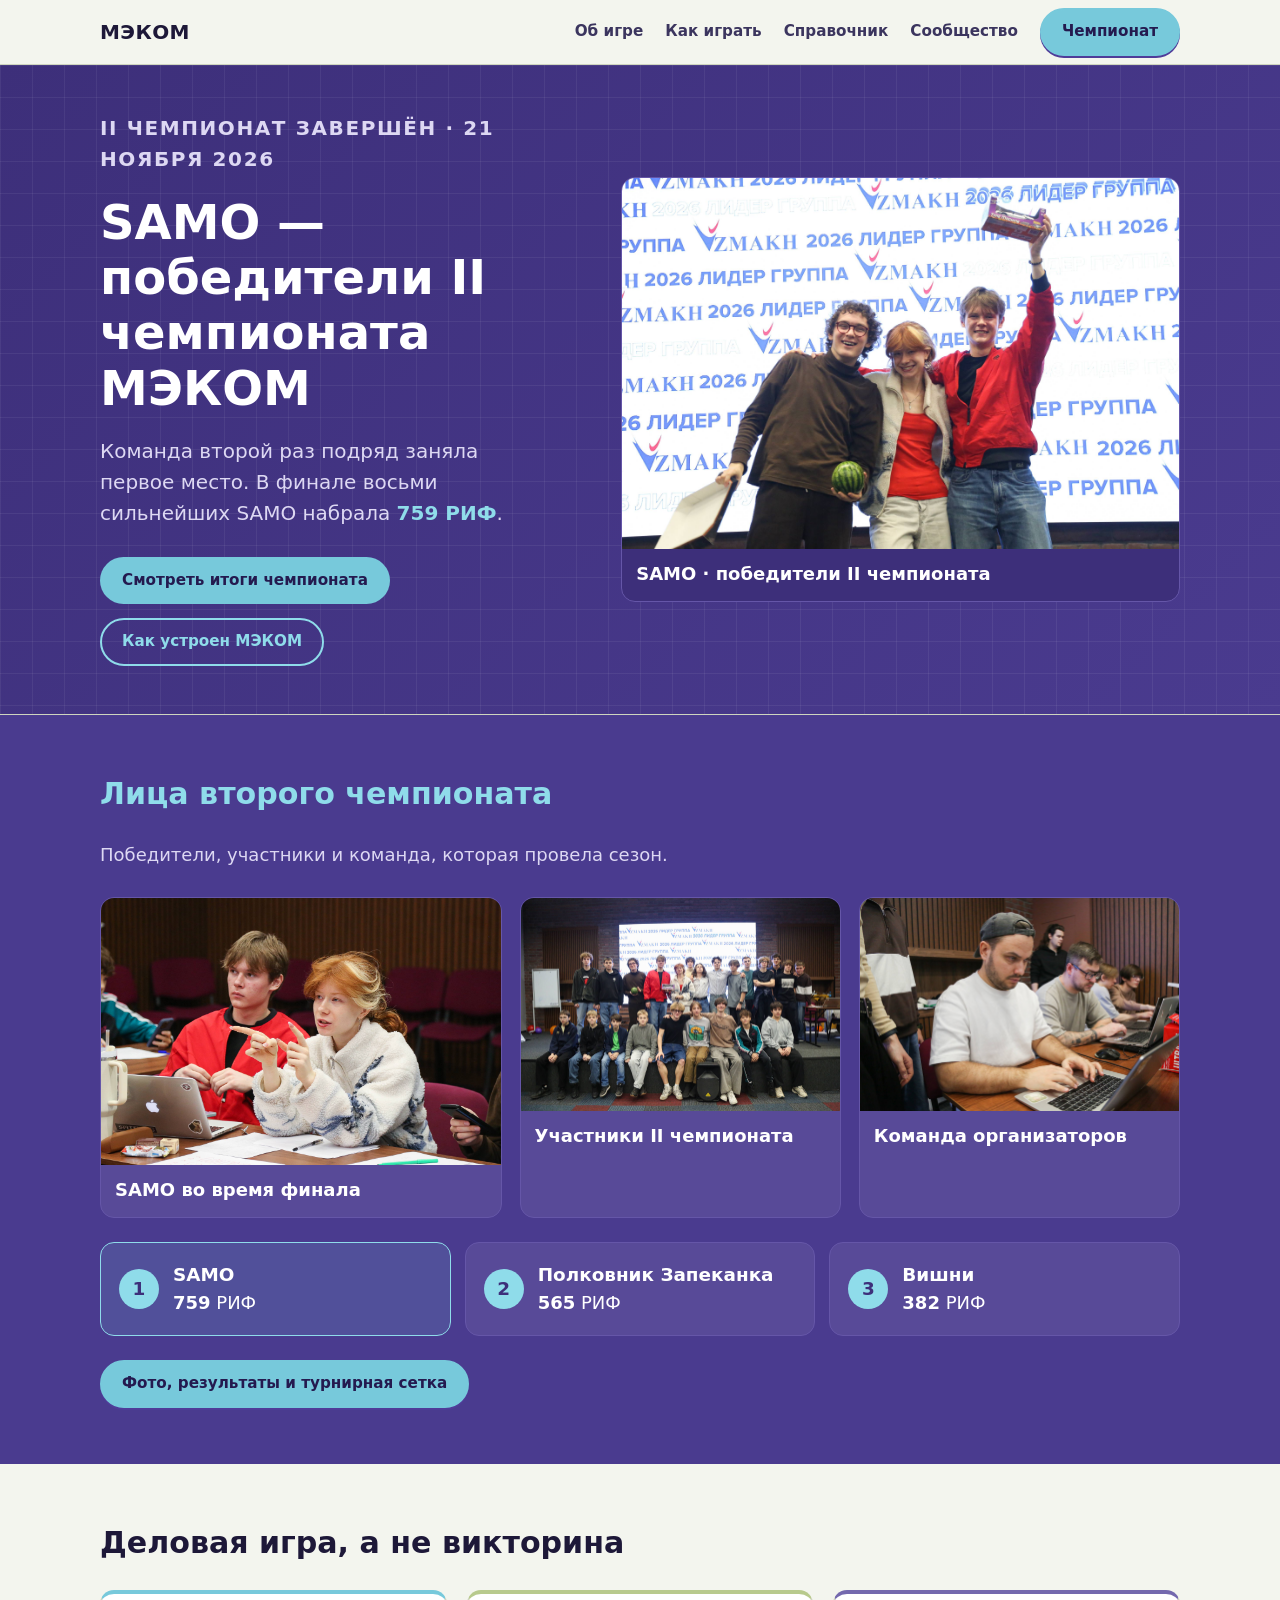
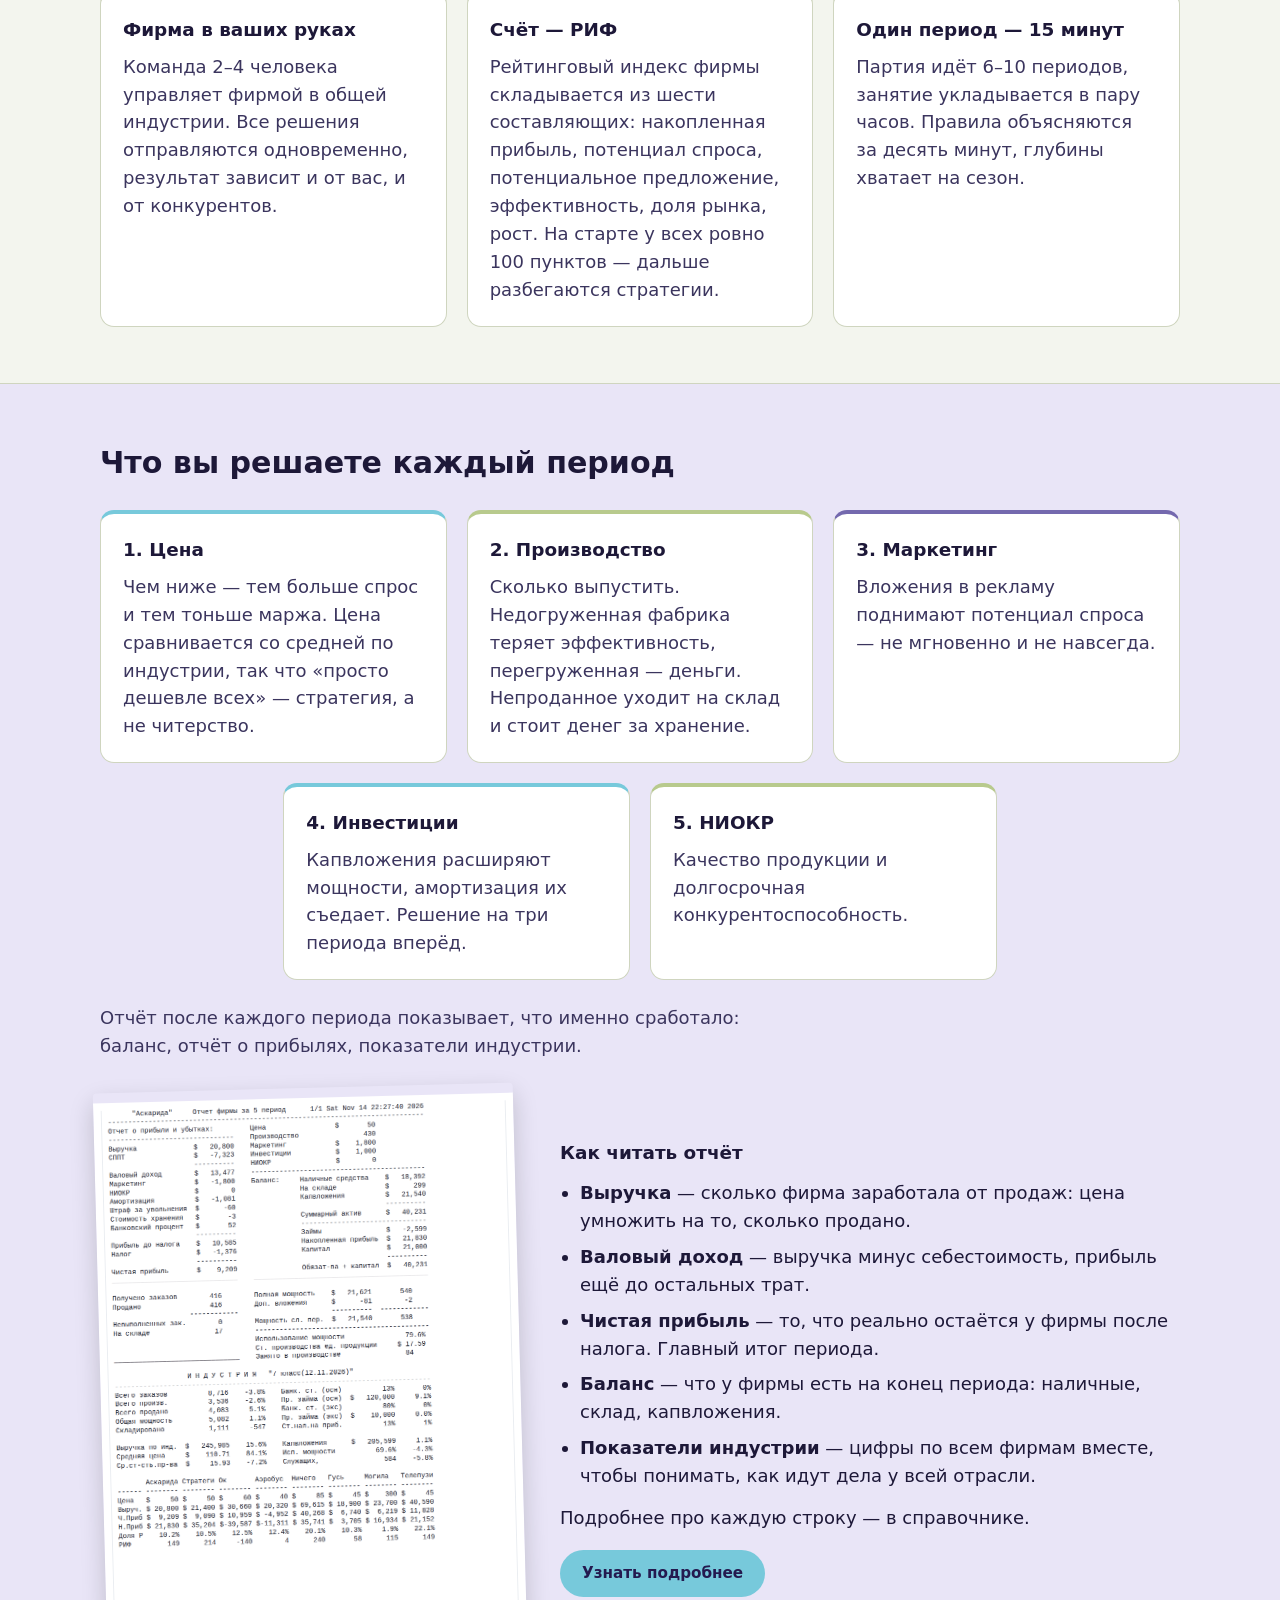
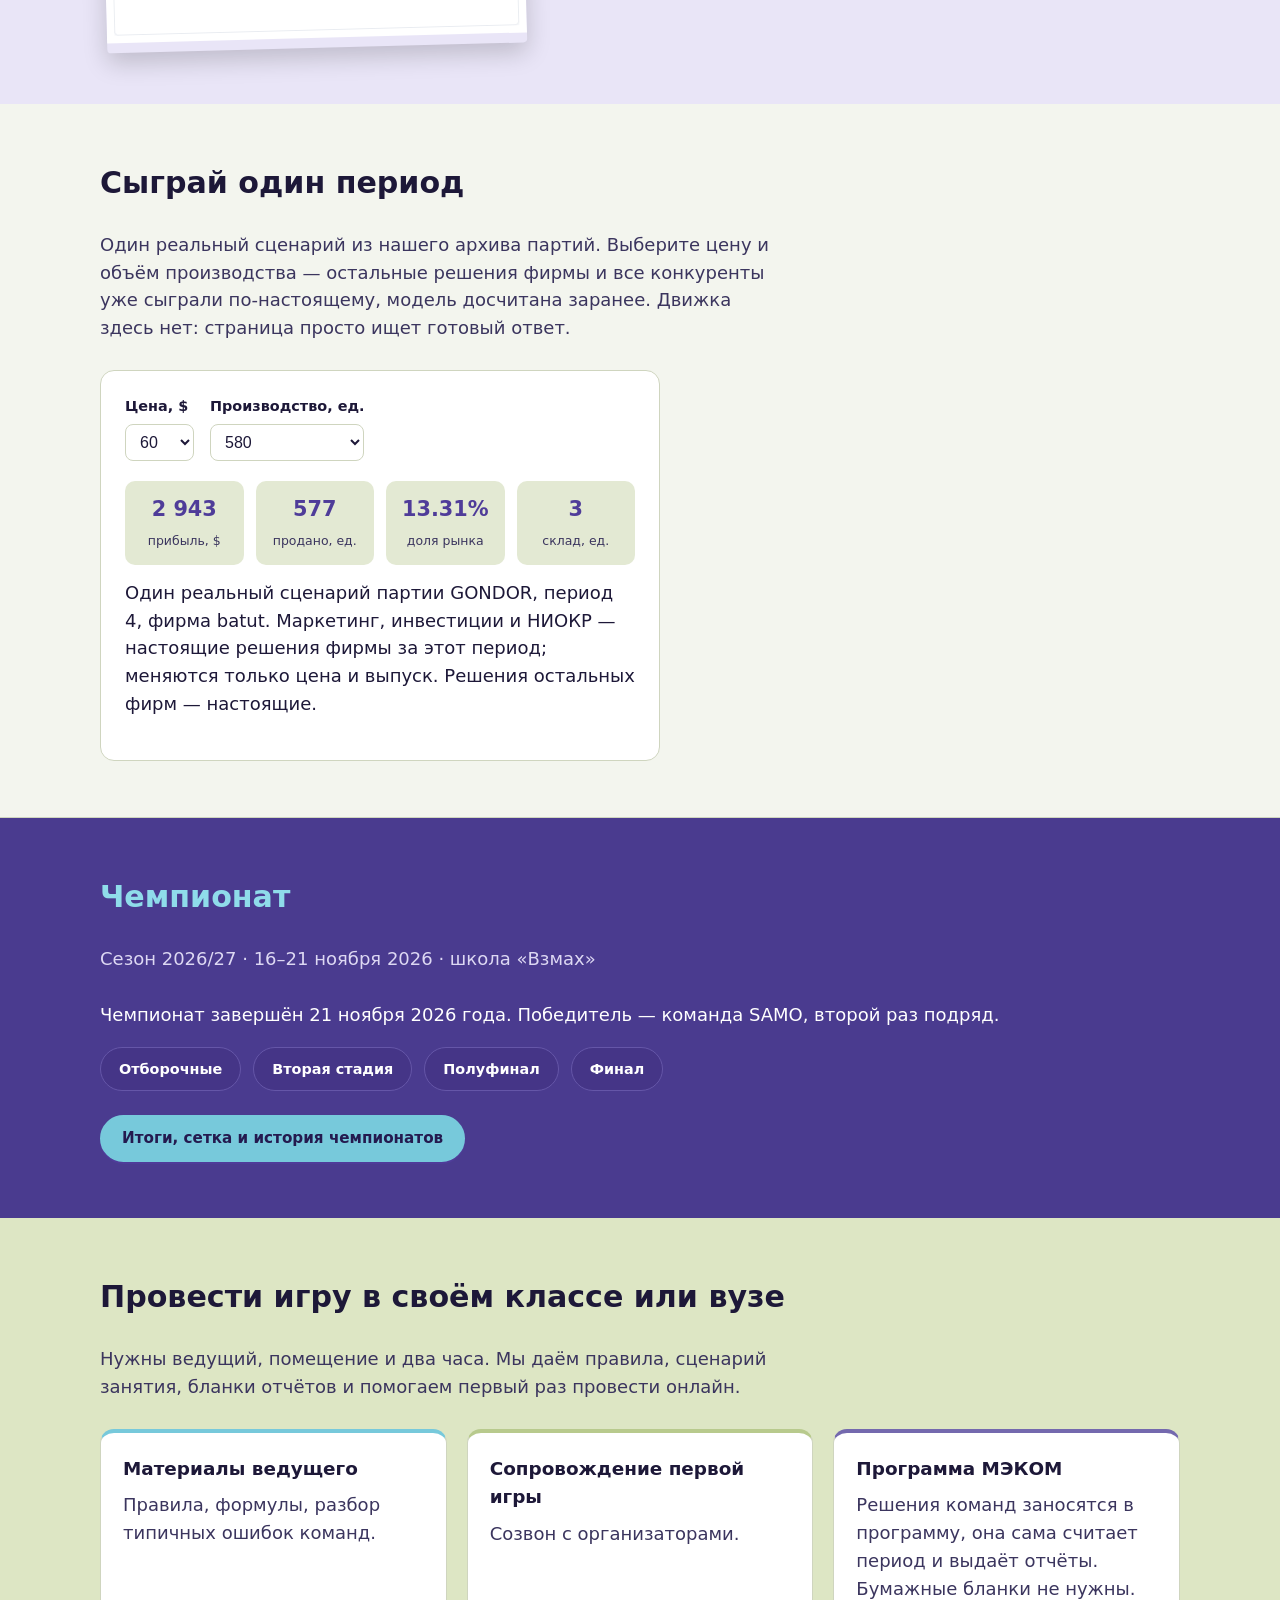
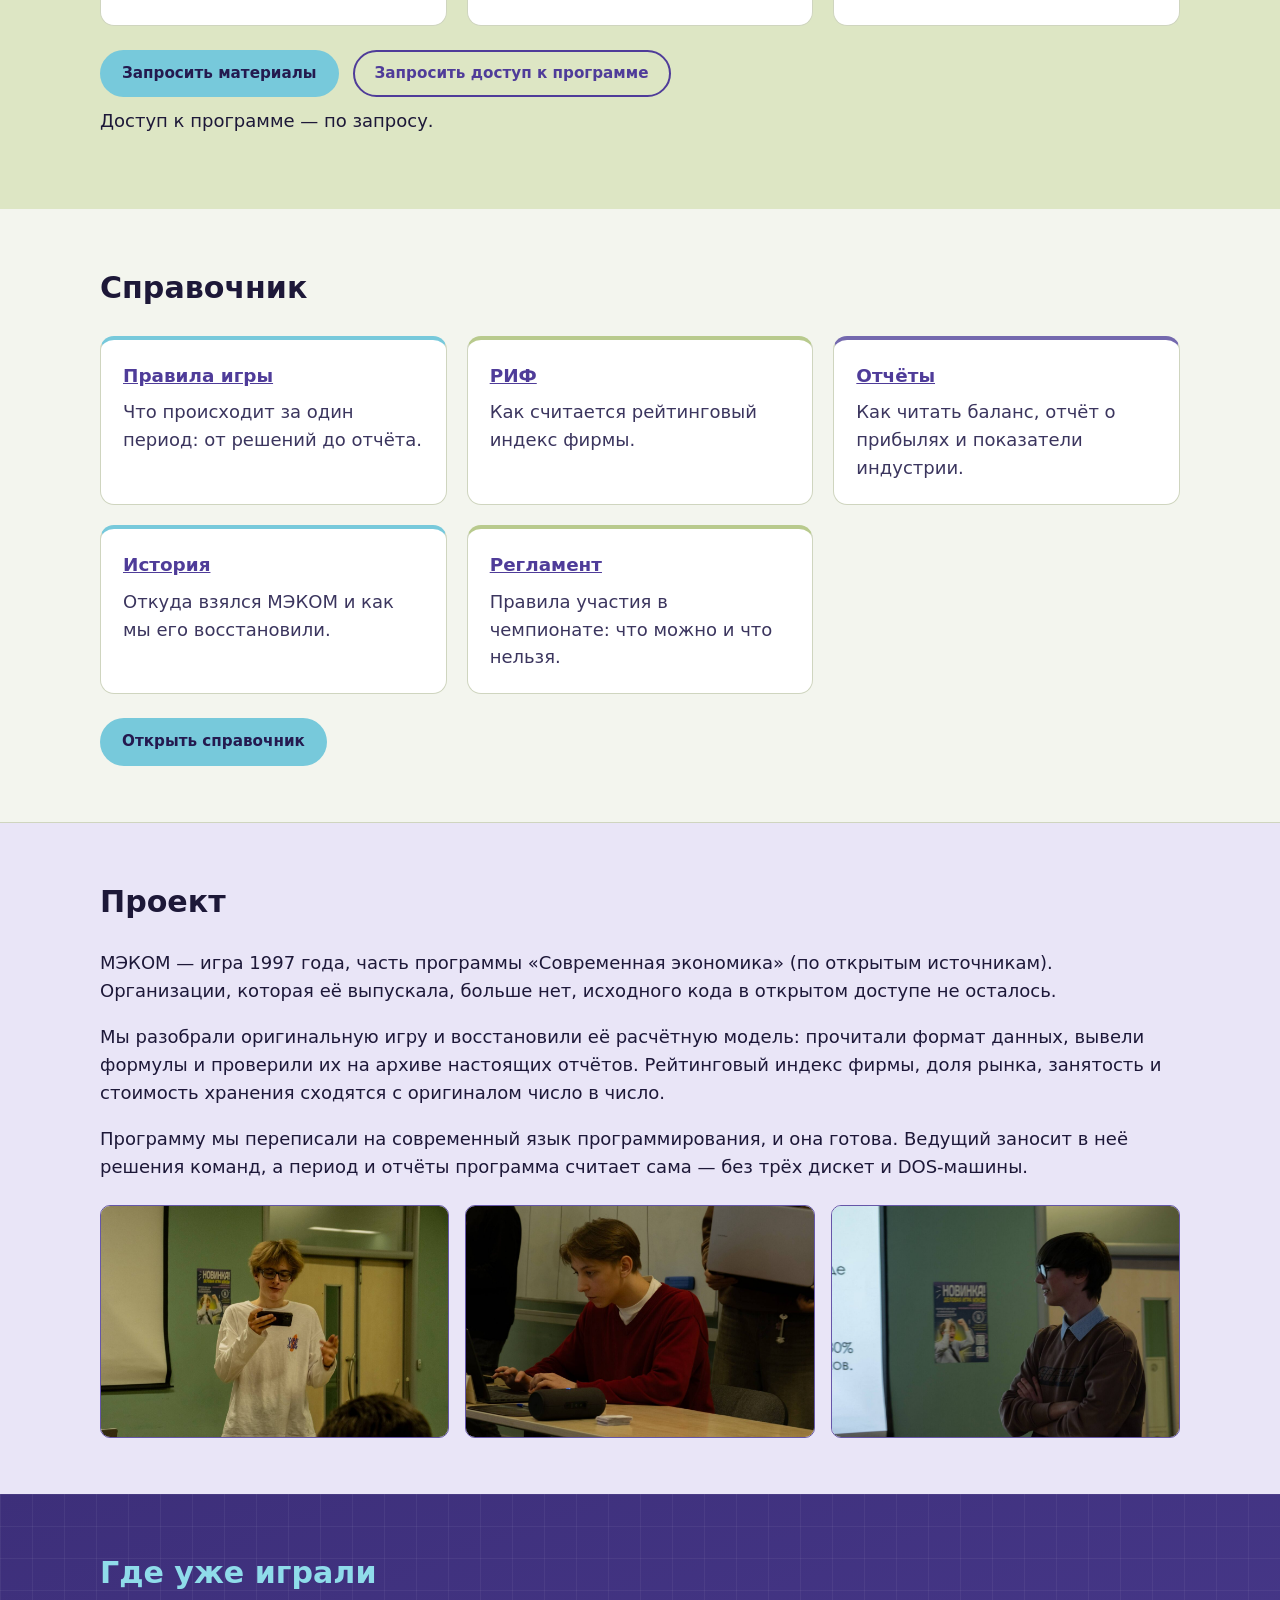
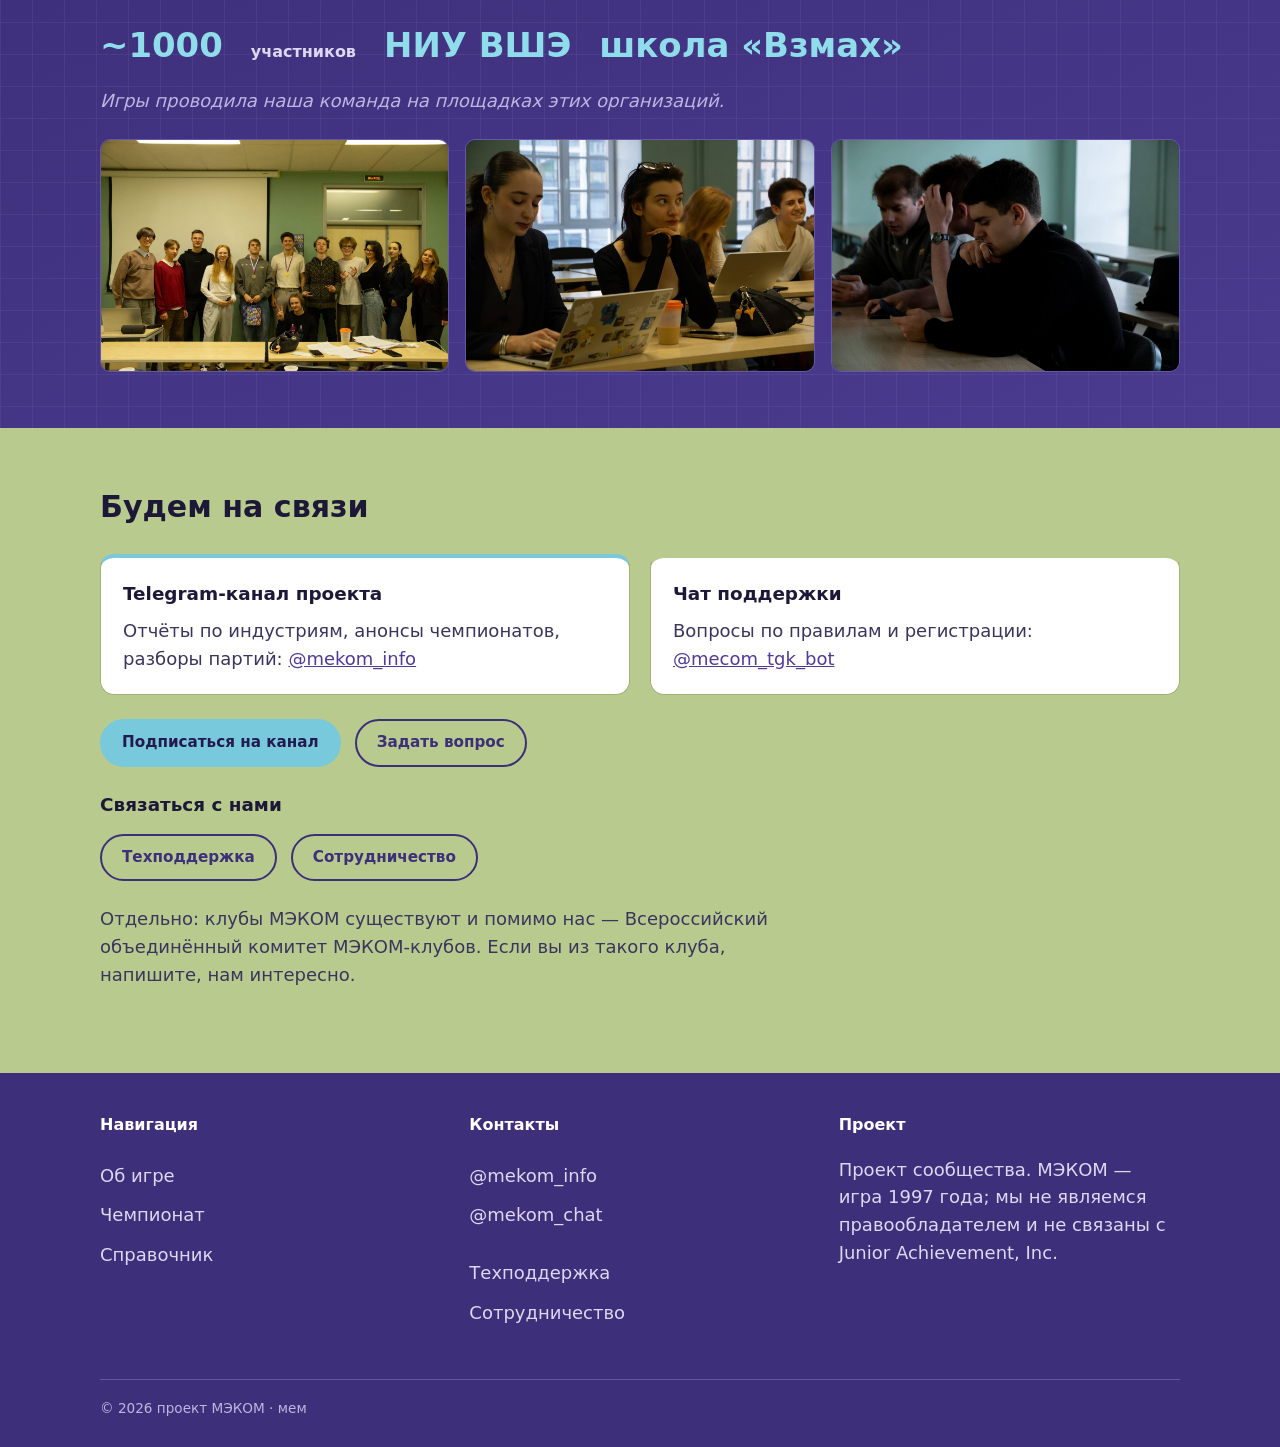
<file: index.html>
<!DOCTYPE html>
<html lang="ru">
<head>
<meta charset="UTF-8">
<meta name="viewport" content="width=device-width, initial-scale=1">
<title>МЭКОМ — экономическая игра, в которой решения считаются по-настоящему</title>
<meta name="description" content="МЭКОМ — деловая игра-симулятор экономики фирмы. Правила, РИФ, чемпионат среди школьников и материалы для тех, кто хочет провести игру у себя.">
<link rel="icon" href="assets/favicon.svg">
<link rel="stylesheet" href="assets/css/tokens.css?v=20261115e">
<link rel="stylesheet" href="assets/css/style.css?v=20261125d">
</head>
<body>

<header class="site-header">
  <div class="wrap">
    <a class="logo" href="./">МЭКОМ</a>
    <button type="button" class="nav-toggle" aria-expanded="false" aria-controls="main-nav" aria-label="Открыть меню">☰</button>
    <nav class="main-nav" id="main-nav" aria-label="Основная навигация">
      <a class="btn btn-accent" href="championship/">Чемпионат</a>
      <a href="#about">Об игре</a>
      <a href="#decisions">Как играть</a>
      <a href="docs/">Справочник</a>
      <a href="#community">Сообщество</a>
    </nav>
  </div>
</header>

<main>

  <!-- Блок 1. Итог чемпионата на первом экране -->
  <section id="champ2-home-hero" class="hero champion-hero" aria-labelledby="hero-title">
    <div class="wrap champion-hero-layout">
      <div class="champion-hero-copy">
        <p class="champion-kicker">II чемпионат завершён · 21 ноября 2026</p>
        <h1 id="hero-title">SAMO — победители II чемпионата МЭКОМ</h1>
        <p>Команда второй раз подряд заняла первое место. В финале восьми сильнейших SAMO набрала <strong class="champion-score"><span>759</span> РИФ</strong>.</p>
        <div class="cta-row">
          <a class="btn btn-primary" href="championship/#champ2-season">Смотреть итоги чемпионата</a>
          <a class="btn btn-ghost" href="#about">Как устроен МЭКОМ</a>
        </div>
      </div>
      <figure class="champion-hero-photo">
        <img src="assets/img/history/2026-27/photos/photo-07.jpg" alt="Победители II чемпионата МЭКОМ — команда SAMO с кубком" width="2560" height="1706" fetchpriority="high">
        <figcaption>SAMO · победители II чемпионата</figcaption>
      </figure>
    </div>
  </section>

  <!-- Блок 1б. Итог II чемпионата -->
  <section id="champ2-result" class="section-accent" aria-labelledby="champ2-result-title" data-reveal>
    <div class="wrap">
      <h2 id="champ2-result-title">Лица второго чемпионата</h2>
      <p class="section-lead">Победители, участники и команда, которая провела сезон.</p>
      <div class="champ2-home-photos">
        <figure><img src="assets/img/history/2026-27/photos/photo-15.jpg" alt="Команда SAMO во время финала II чемпионата" width="2560" height="1706" loading="lazy"><figcaption>SAMO во время финала</figcaption></figure>
        <figure><img src="assets/img/history/2026-27/photos/photo-17.jpg" alt="Общее фото участников II чемпионата" width="2560" height="1706" loading="lazy"><figcaption>Участники II чемпионата</figcaption></figure>
        <figure><img src="assets/img/history/2026-27/photos/photo-19.jpg" alt="Команда организаторов II чемпионата" width="2560" height="1706" loading="lazy"><figcaption>Команда организаторов</figcaption></figure>
      </div>
      <div class="champ2-podium" aria-label="Пьедестал II чемпионата">
        <article class="champ2-podium-place is-first"><span class="champ2-medal">1</span><div><h3>SAMO</h3><p><strong>759</strong> РИФ</p></div></article>
        <article class="champ2-podium-place"><span class="champ2-medal">2</span><div><h3>Полковник Запеканка</h3><p><strong>565</strong> РИФ</p></div></article>
        <article class="champ2-podium-place"><span class="champ2-medal">3</span><div><h3>Вишни</h3><p><strong>382</strong> РИФ</p></div></article>
      </div>
      <div class="cta-row mt-24">
        <a class="btn btn-accent" href="championship/#champ2-season">Фото, результаты и турнирная сетка</a>
      </div>
    </div>
  </section>

  <!-- Блок 2. Что такое МЭКОМ -->
  <section id="about" aria-labelledby="about-title" data-reveal>
    <div class="wrap">
      <h2 id="about-title">Деловая игра, а не викторина</h2>
      <div class="grid">
        <div class="card">
          <h3>Фирма в ваших руках</h3>
          <p>Команда 2–4 человека управляет фирмой в общей индустрии. Все решения отправляются одновременно, результат зависит и от вас, и от конкурентов.</p>
        </div>
        <div class="card">
          <h3>Счёт — РИФ</h3>
          <p>Рейтинговый индекс фирмы складывается из шести составляющих: накопленная прибыль, потенциал спроса, потенциальное предложение, эффективность, доля рынка, рост. На старте у всех ровно 100 пунктов — дальше разбегаются стратегии.</p>
        </div>
        <div class="card">
          <h3>Один период — 15 минут</h3>
          <p>Партия идёт 6–10 периодов, занятие укладывается в пару часов. Правила объясняются за десять минут, глубины хватает на сезон.</p>
        </div>
      </div>
    </div>
  </section>

  <!-- Блок 3. Пять решений периода -->
  <section id="decisions" class="section-lavender" aria-labelledby="decisions-title" data-reveal>
    <div class="wrap">
      <h2 id="decisions-title">Что вы решаете каждый период</h2>
      <div class="grid cols-5">
        <div class="card">
          <h3>1. Цена</h3>
          <p>Чем ниже — тем больше спрос и тем тоньше маржа. Цена сравнивается со средней по индустрии, так что «просто дешевле всех» — стратегия, а не читерство.</p>
        </div>
        <div class="card">
          <h3>2. Производство</h3>
          <p>Сколько выпустить. Недогруженная фабрика теряет эффективность, перегруженная — деньги. Непроданное уходит на склад и стоит денег за хранение.</p>
        </div>
        <div class="card">
          <h3>3. Маркетинг</h3>
          <p>Вложения в рекламу поднимают потенциал спроса — не мгновенно и не навсегда.</p>
        </div>
        <div class="card">
          <h3>4. Инвестиции</h3>
          <p>Капвложения расширяют мощности, амортизация их съедает. Решение на три периода вперёд.</p>
        </div>
        <div class="card">
          <h3>5. НИОКР</h3>
          <p>Качество продукции и долгосрочная конкурентоспособность.</p>
        </div>
      </div>
      <p class="section-lead mt-24">Отчёт после каждого периода показывает, что именно сработало: баланс, отчёт о прибылях, показатели индустрии.</p>
      <div class="report-explainer mt-24">
        <div class="photo-report report-sheet">
          <img src="assets/img/home/report-sheet.png?v=20261115e" alt="Печатный отчёт фирмы за период: прибыли и убытки, баланс, показатели индустрии" width="898" height="1153" loading="lazy">
        </div>
        <div class="report-explainer-text">
          <h3>Как читать отчёт</h3>
          <ul>
            <li><strong>Выручка</strong> — сколько фирма заработала от продаж: цена умножить на то, сколько продано.</li>
            <li><strong>Валовый доход</strong> — выручка минус себестоимость, прибыль ещё до остальных трат.</li>
            <li><strong>Чистая прибыль</strong> — то, что реально остаётся у фирмы после налога. Главный итог периода.</li>
            <li><strong>Баланс</strong> — что у фирмы есть на конец периода: наличные, склад, капвложения.</li>
            <li><strong>Показатели индустрии</strong> — цифры по всем фирмам вместе, чтобы понимать, как идут дела у всей отрасли.</li>
          </ul>
          <p class="fine mt-14">Подробнее про каждую строку — в справочнике.</p>
          <div class="cta-row mt-16">
            <a class="btn btn-primary" href="docs/reports.html">Узнать подробнее</a>
          </div>
        </div>
      </div>
    </div>
  </section>

  <!-- Блок 3b. Демо «Сыграй один период» -->
  <section id="demo" aria-labelledby="demo-title" data-reveal>
    <div class="wrap">
      <h2 id="demo-title">Сыграй один период</h2>
      <p class="section-lead">Один реальный сценарий из нашего архива партий. Выберите цену и объём производства — остальные решения фирмы и все конкуренты уже сыграли по-настоящему, модель досчитана заранее. Движка здесь нет: страница просто ищет готовый ответ.</p>
      <div class="demo-widget" data-demo-root>
        <div class="demo-controls">
          <label class="demo-field">
            Цена, $
            <select data-demo-price></select>
          </label>
          <label class="demo-field">
            Производство, ед.
            <select data-demo-production></select>
          </label>
        </div>
        <div class="demo-result">
          <div class="stat-box"><span class="num" data-demo-profit>—</span><span class="lbl">прибыль, $</span></div>
          <div class="stat-box"><span class="num" data-demo-sold>—</span><span class="lbl">продано, ед.</span></div>
          <div class="stat-box"><span class="num" data-demo-share>—</span><span class="lbl">доля рынка</span></div>
          <div class="stat-box"><span class="num" data-demo-stock>—</span><span class="lbl">склад, ед.</span></div>
        </div>
        <p class="fine mt-14" data-demo-note></p>
      </div>
    </div>
  </section>

  <!-- Блок 4. Чемпионат — тизер, подробности на отдельной странице -->
  <section id="championship-teaser" class="section-accent" aria-labelledby="championship-teaser-title" data-reveal>
    <div class="wrap">
      <h2 id="championship-teaser-title">Чемпионат</h2>
      <p class="section-lead" data-season>Сезон — загрузка…</p>
      <p class="fine" data-season-note></p>
      <div class="stage-row" role="group" aria-label="Этапы чемпионата" data-stages>
        <span class="stage-pill">Отборочные</span>
        <span class="stage-pill">Вторая стадия</span>
        <span class="stage-pill">Полуфинал</span>
        <span class="stage-pill">Финал</span>
      </div>
      <div class="cta-row mt-24">
        <a class="btn btn-accent" href="championship/">Итоги, сетка и история чемпионатов</a>
      </div>
    </div>
  </section>

  <!-- Блок 5. Провести игру -->
  <section id="host" class="section-sage" aria-labelledby="host-title" data-reveal>
    <div class="wrap">
      <h2 id="host-title">Провести игру в своём классе или вузе</h2>
      <p class="section-lead">Нужны ведущий, помещение и два часа. Мы даём правила, сценарий занятия, бланки отчётов и помогаем первый раз провести онлайн.</p>
      <div class="grid cols-3">
        <div class="card">
          <h3>Материалы ведущего</h3>
          <p>Правила, формулы, разбор типичных ошибок команд.</p>
        </div>
        <div class="card">
          <h3>Сопровождение первой игры</h3>
          <p>Созвон с организаторами.</p>
        </div>
        <div class="card">
          <h3>Программа МЭКОМ</h3>
          <p>Решения команд заносятся в программу, она сама считает период и выдаёт отчёты. Бумажные бланки не нужны.</p>
        </div>
      </div>
      <div class="cta-row mt-24">
        <a class="btn btn-primary" data-site="support-bot" href="https://t.me/mecom_tgk_bot?start=support" target="_blank" rel="noopener">Запросить материалы</a>
        <a class="btn btn-ghost" data-site="support-bot" href="https://t.me/mecom_tgk_bot?start=support" target="_blank" rel="noopener">Запросить доступ к программе</a>
      </div>
      <p class="fine mt-10">Доступ к программе — по запросу.</p>
    </div>
  </section>

  <!-- Блок 6. Справочник -->
  <section id="handbook-teaser" aria-labelledby="handbook-teaser-title" data-reveal>
    <div class="wrap">
      <h2 id="handbook-teaser-title">Справочник</h2>
      <div class="grid">
        <div class="card">
          <a href="docs/rules.html"><h3>Правила игры</h3></a>
          <p>Что происходит за один период: от решений до отчёта.</p>
        </div>
        <div class="card">
          <a href="docs/rif.html"><h3>РИФ</h3></a>
          <p>Как считается рейтинговый индекс фирмы.</p>
        </div>
        <div class="card">
          <a href="docs/reports.html"><h3>Отчёты</h3></a>
          <p>Как читать баланс, отчёт о прибылях и показатели индустрии.</p>
        </div>
        <div class="card">
          <a href="docs/history.html"><h3>История</h3></a>
          <p>Откуда взялся МЭКОМ и как мы его восстановили.</p>
        </div>
        <div class="card">
          <a href="docs/regulations.html"><h3>Регламент</h3></a>
          <p>Правила участия в чемпионате: что можно и что нельзя.</p>
        </div>
      </div>
      <div class="cta-row mt-24">
        <a class="btn btn-primary" href="docs/">Открыть справочник</a>
      </div>
    </div>
  </section>

  <!-- Блок 7. Проект -->
  <section id="project" class="section-lavender" aria-labelledby="project-title" data-reveal>
    <div class="wrap">
      <h2 id="project-title">Проект</h2>
      <p>МЭКОМ — игра 1997 года, часть программы «Современная экономика» (по открытым источникам). Организации, которая её выпускала, больше нет, исходного кода в открытом доступе не осталось.</p>
      <p>Мы разобрали оригинальную игру и восстановили её расчётную модель: прочитали формат данных, вывели формулы и проверили их на архиве настоящих отчётов. Рейтинговый индекс фирмы, доля рынка, занятость и стоимость хранения сходятся с оригиналом число в число.</p>
      <p>Программу мы переписали на современный язык программирования, и она готова. Ведущий заносит в неё решения команд, а период и отчёты программа считает сама — без трёх дискет и DOS-машины.</p>
      <div class="photo-strip">
        <a href="assets/img/team/team-1.jpg" target="_blank" rel="noopener">
          <img src="assets/img/team/team-1.jpg" alt="Организатор игры с телефоном в руке объясняет правила залу" width="1280" height="853" loading="lazy">
        </a>
        <a href="assets/img/team/team-2.jpg" target="_blank" rel="noopener">
          <img src="assets/img/team/team-2.jpg" alt="Организатор за ноутбуком заносит решения команд" width="1280" height="853" loading="lazy">
        </a>
        <a href="assets/img/team/team-3.jpg" target="_blank" rel="noopener">
          <img src="assets/img/team/team-3.jpg" alt="Организатор у экрана с презентацией во время игры" width="1280" height="853" loading="lazy">
        </a>
      </div>
    </div>
  </section>

  <!-- Блок 8. Игры и площадки -->
  <section id="stats" class="section-dark" aria-labelledby="stats-title" data-reveal>
    <div class="wrap">
      <h2 id="stats-title">Где уже играли</h2>
      <div class="stat-row">
        <span class="stat">~1000</span><span class="stat-label">участников</span>
        <span class="stat">НИУ ВШЭ</span>
        <span class="stat">школа «Взмах»</span>
      </div>
      <p class="disclaimer">Игры проводила наша команда на площадках этих организаций.</p>
      <div class="photo-strip">
        <a href="assets/img/played/game-1.jpg" target="_blank" rel="noopener">
          <img src="assets/img/played/game-1.jpg" alt="Участники и победители игры с медалями после награждения" width="1280" height="853" loading="lazy">
        </a>
        <a href="assets/img/played/game-2.jpg" target="_blank" rel="noopener">
          <img src="assets/img/played/game-2.jpg" alt="Игроки за партами с ноутбуками во время партии" width="1280" height="853" loading="lazy">
        </a>
        <a href="assets/img/played/game-3.jpg" target="_blank" rel="noopener">
          <img src="assets/img/played/game-3.jpg" alt="Команда обсуждает решение периода" width="1280" height="853" loading="lazy">
        </a>
      </div>
    </div>
  </section>

  <!-- Блок 9. Сообщество и контакты -->
  <section id="community" class="section-green" aria-labelledby="community-title" data-reveal>
    <div class="wrap">
      <h2 id="community-title">Будем на связи</h2>
      <div class="grid cols-2">
        <div class="card">
          <h3>Telegram-канал проекта</h3>
          <p>Отчёты по индустриям, анонсы чемпионатов, разборы партий: <a data-site="channel" href="https://t.me/mekom_info" target="_blank" rel="noopener">@mekom_info</a></p>
        </div>
        <div class="card">
          <h3>Чат поддержки</h3>
          <p>Вопросы по правилам и регистрации: <a data-site="support-bot" href="https://t.me/mecom_tgk_bot?start=support" target="_blank" rel="noopener">@mecom_tgk_bot</a></p>
        </div>
      </div>
      <div class="cta-row mt-24">
        <a class="btn btn-primary" data-site="channel" href="https://t.me/mekom_info" target="_blank" rel="noopener">Подписаться на канал</a>
        <a class="btn btn-ghost" data-site="support-bot" href="https://t.me/mecom_tgk_bot?start=support" target="_blank" rel="noopener">Задать вопрос</a>
      </div>
      <h3 class="mt-24">Связаться с нами</h3>
      <div class="cta-row mt-14">
        <a class="btn btn-ghost" data-site="support-bot" href="https://t.me/mecom_tgk_bot?start=support" target="_blank" rel="noopener">Техподдержка</a>
        <a class="btn btn-ghost" data-site="partner-bot" href="https://t.me/mecom_tgk_bot?start=partner" target="_blank" rel="noopener">Сотрудничество</a>
      </div>
      <p class="section-lead mt-24">Отдельно: клубы МЭКОМ существуют и помимо нас — Всероссийский объединённый комитет МЭКОМ-клубов. Если вы из такого клуба, напишите, нам интересно.</p>
    </div>
  </section>

</main>

<footer class="site-footer">
  <div class="wrap">
    <div class="footer-cols">
      <div>
        <h3>Навигация</h3>
        <p><a href="#about">Об игре</a><br><a href="championship/">Чемпионат</a><br><a href="docs/">Справочник</a></p>
      </div>
      <div>
        <h3>Контакты</h3>
        <p><a data-site="channel" href="https://t.me/mekom_info" target="_blank" rel="noopener">@mekom_info</a><br><a data-site="support" href="https://t.me/mekom_chat" target="_blank" rel="noopener">@mekom_chat</a></p>
        <p><a data-site="support-bot" href="https://t.me/mecom_tgk_bot?start=support" target="_blank" rel="noopener">Техподдержка</a><br><a data-site="partner-bot" href="https://t.me/mecom_tgk_bot?start=partner" target="_blank" rel="noopener">Сотрудничество</a></p>
      </div>
      <div>
        <h3>Проект</h3>
        <p>Проект сообщества. МЭКОМ — игра 1997 года; мы не являемся правообладателем и не связаны с Junior Achievement, Inc.</p>
      </div>
    </div>
    <div class="footer-legal">© <span data-site="year">2026</span> проект МЭКОМ · <a class="credit" href="https://www.youtube.com/watch?v=HIcSWuKMwOw" target="_blank" rel="noopener" title="почему?">мем</a></div>
  </div>
</footer>

<script src="assets/js/main.js?v=20261122a"></script>
</body>
</html>
</file>
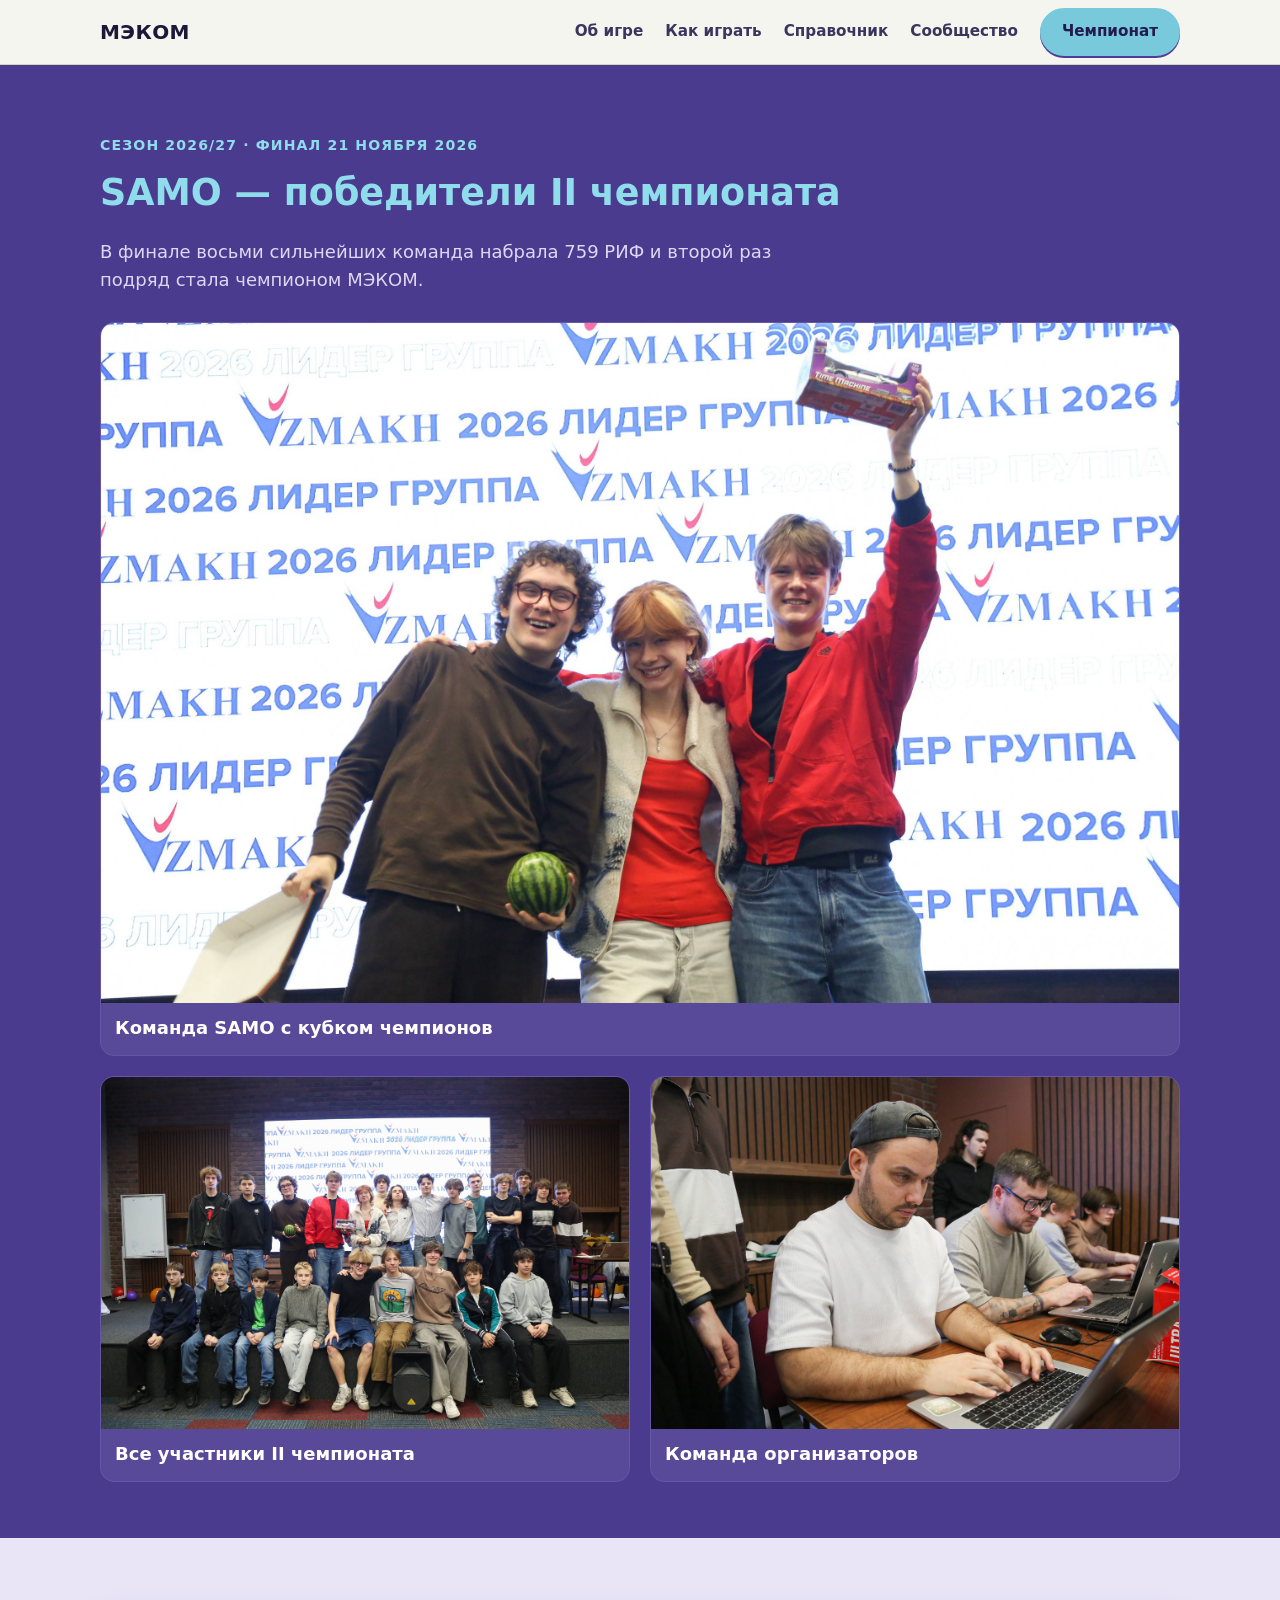
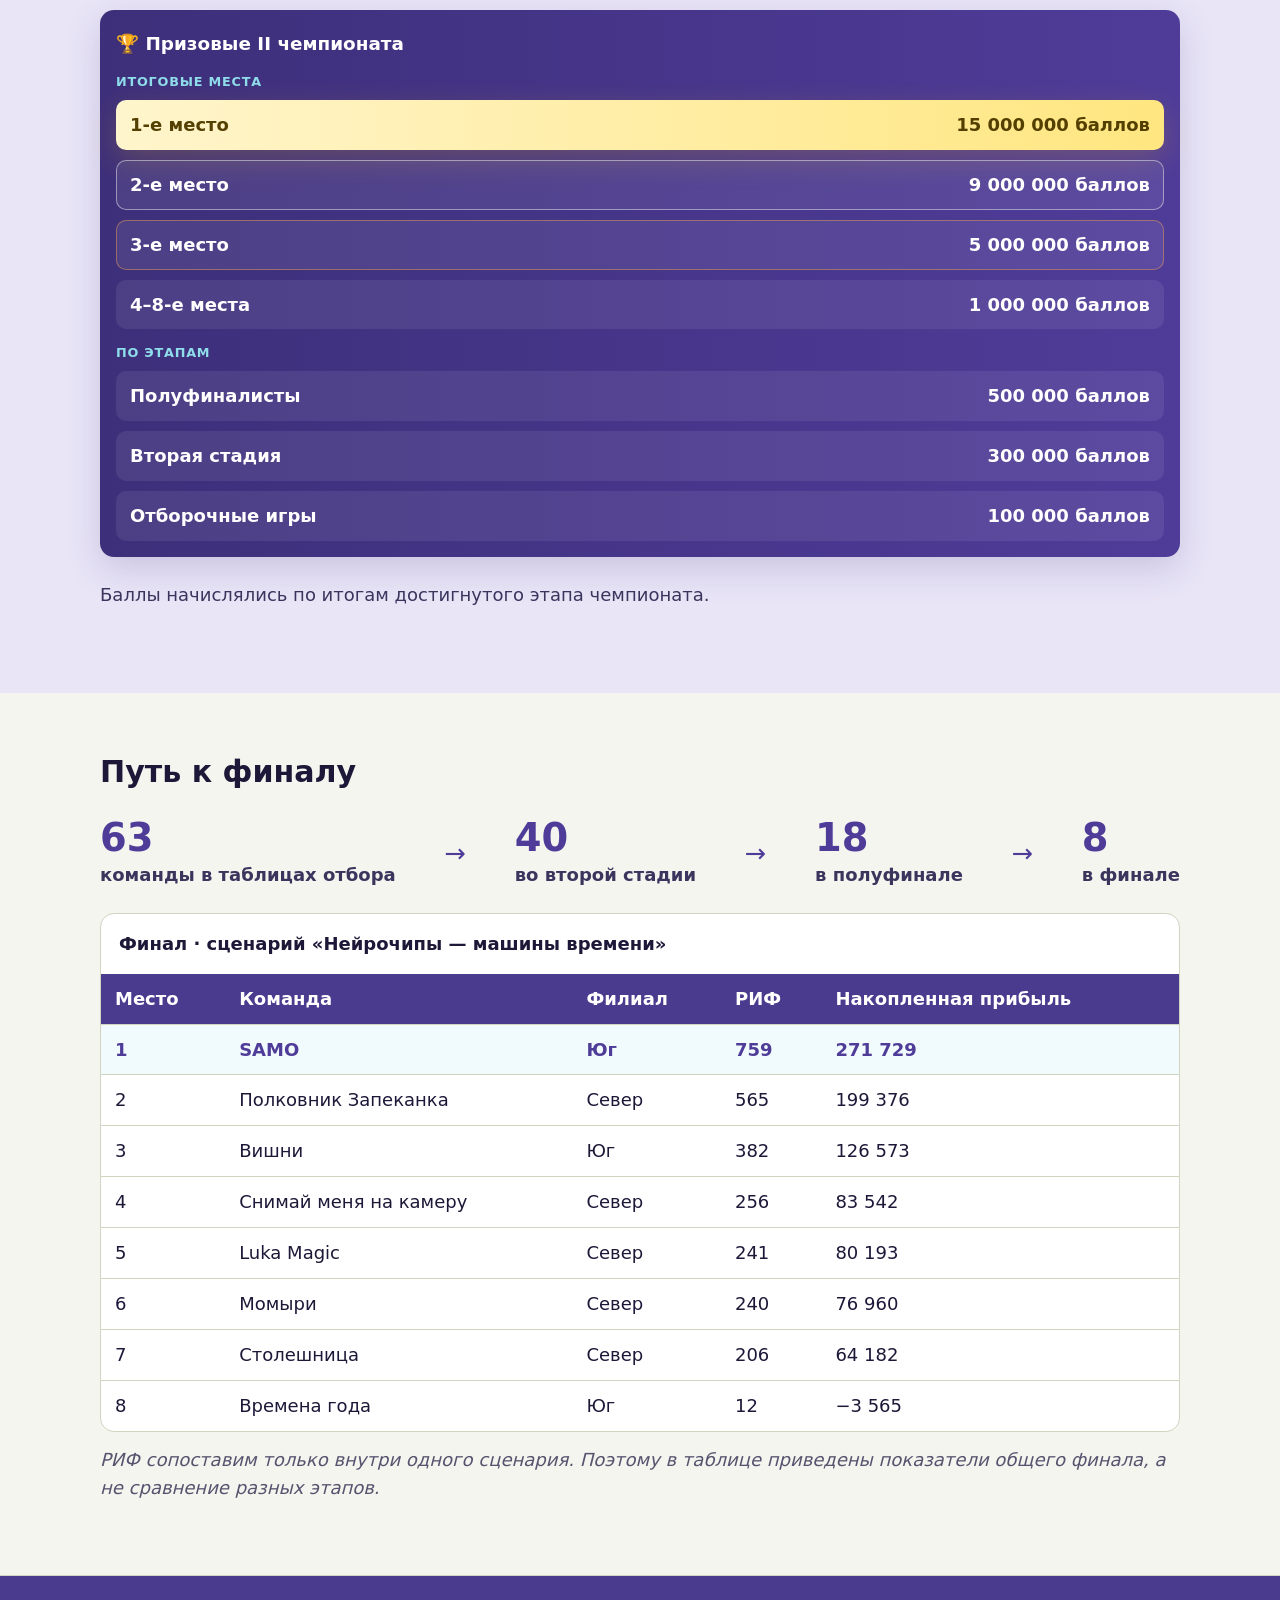
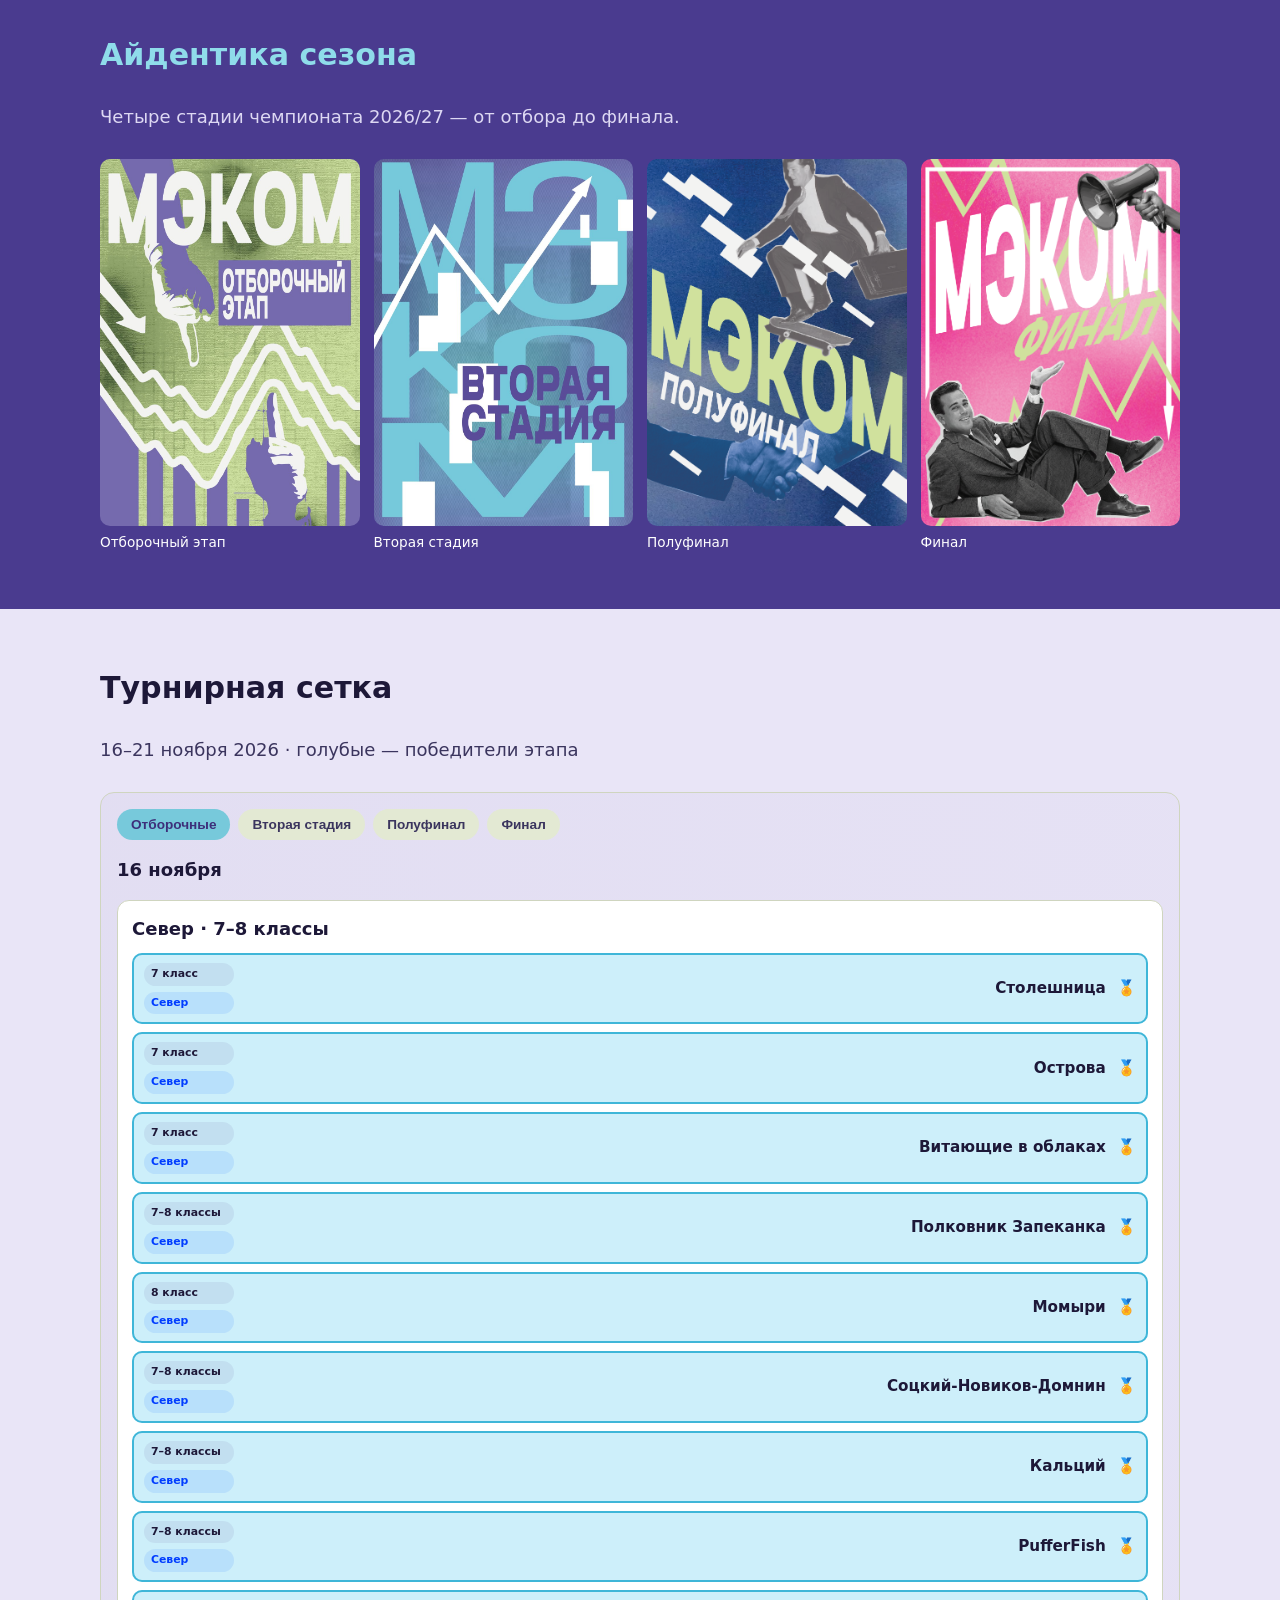
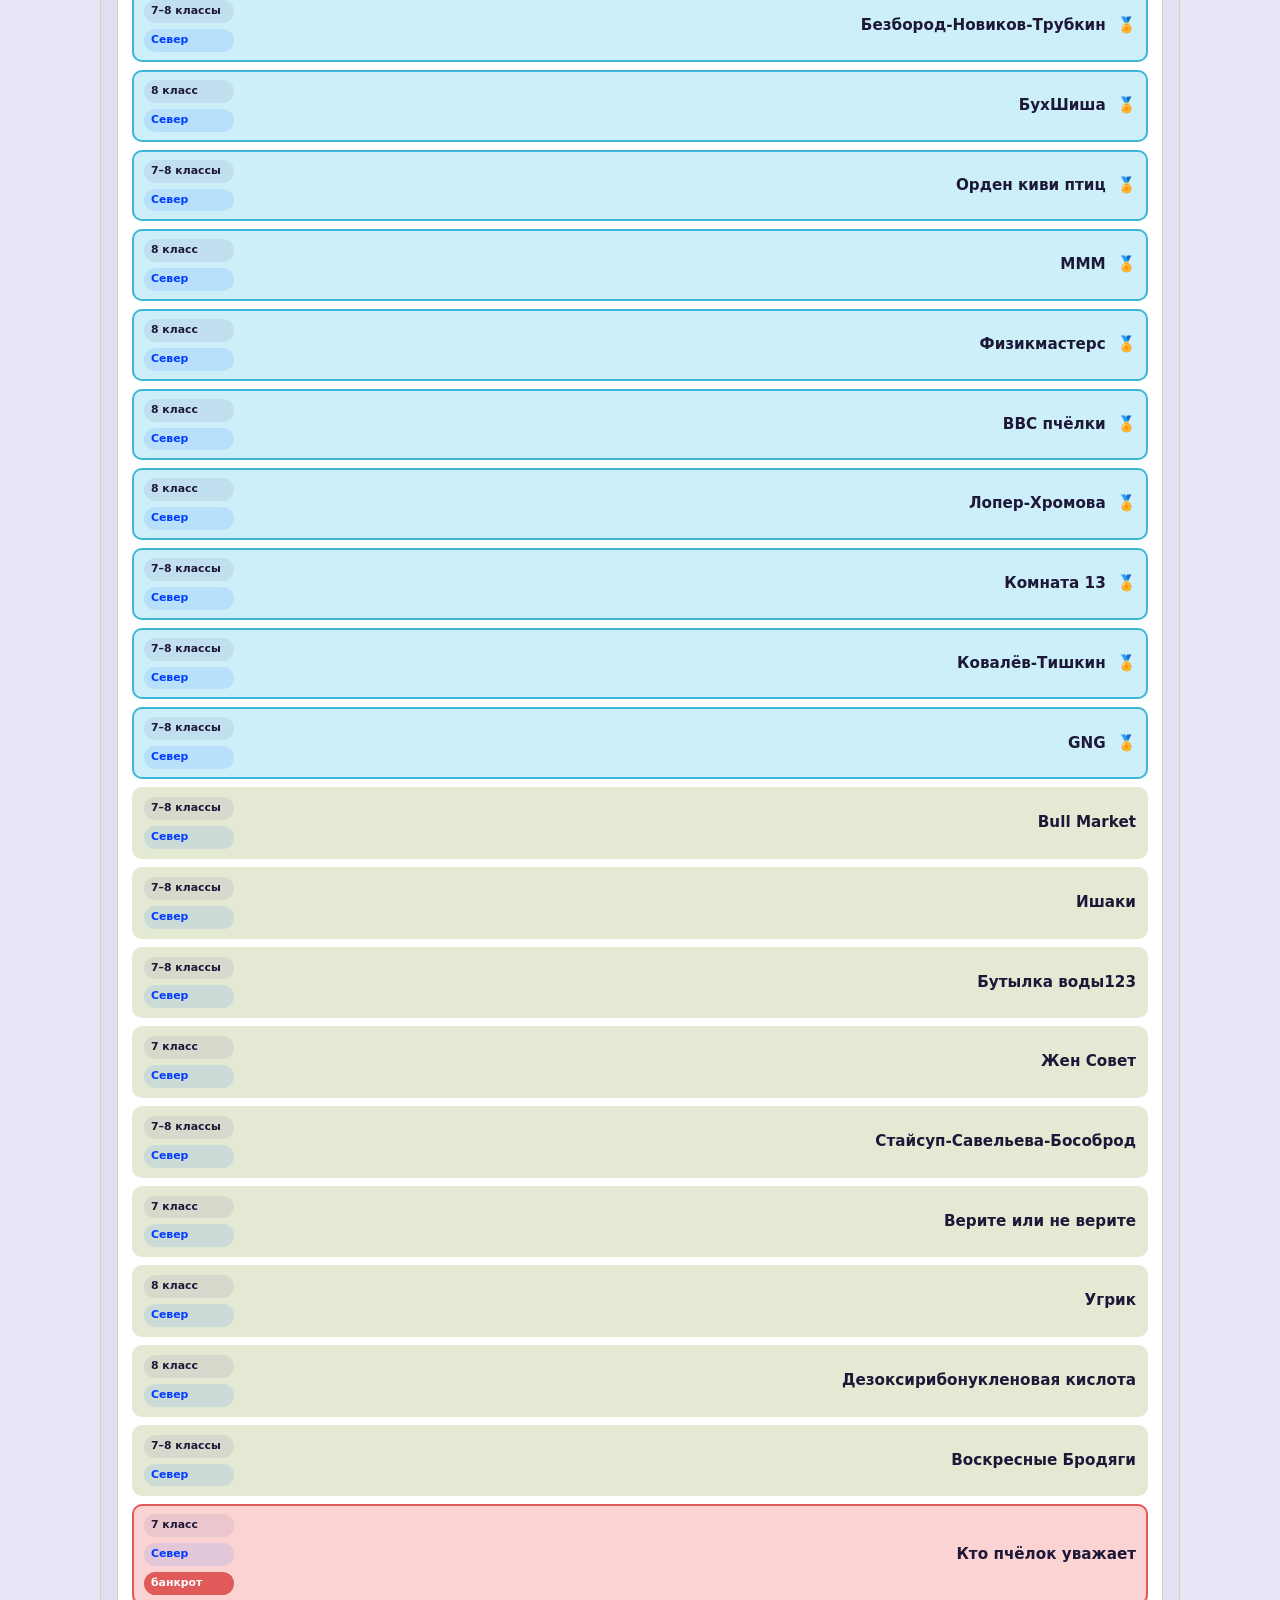
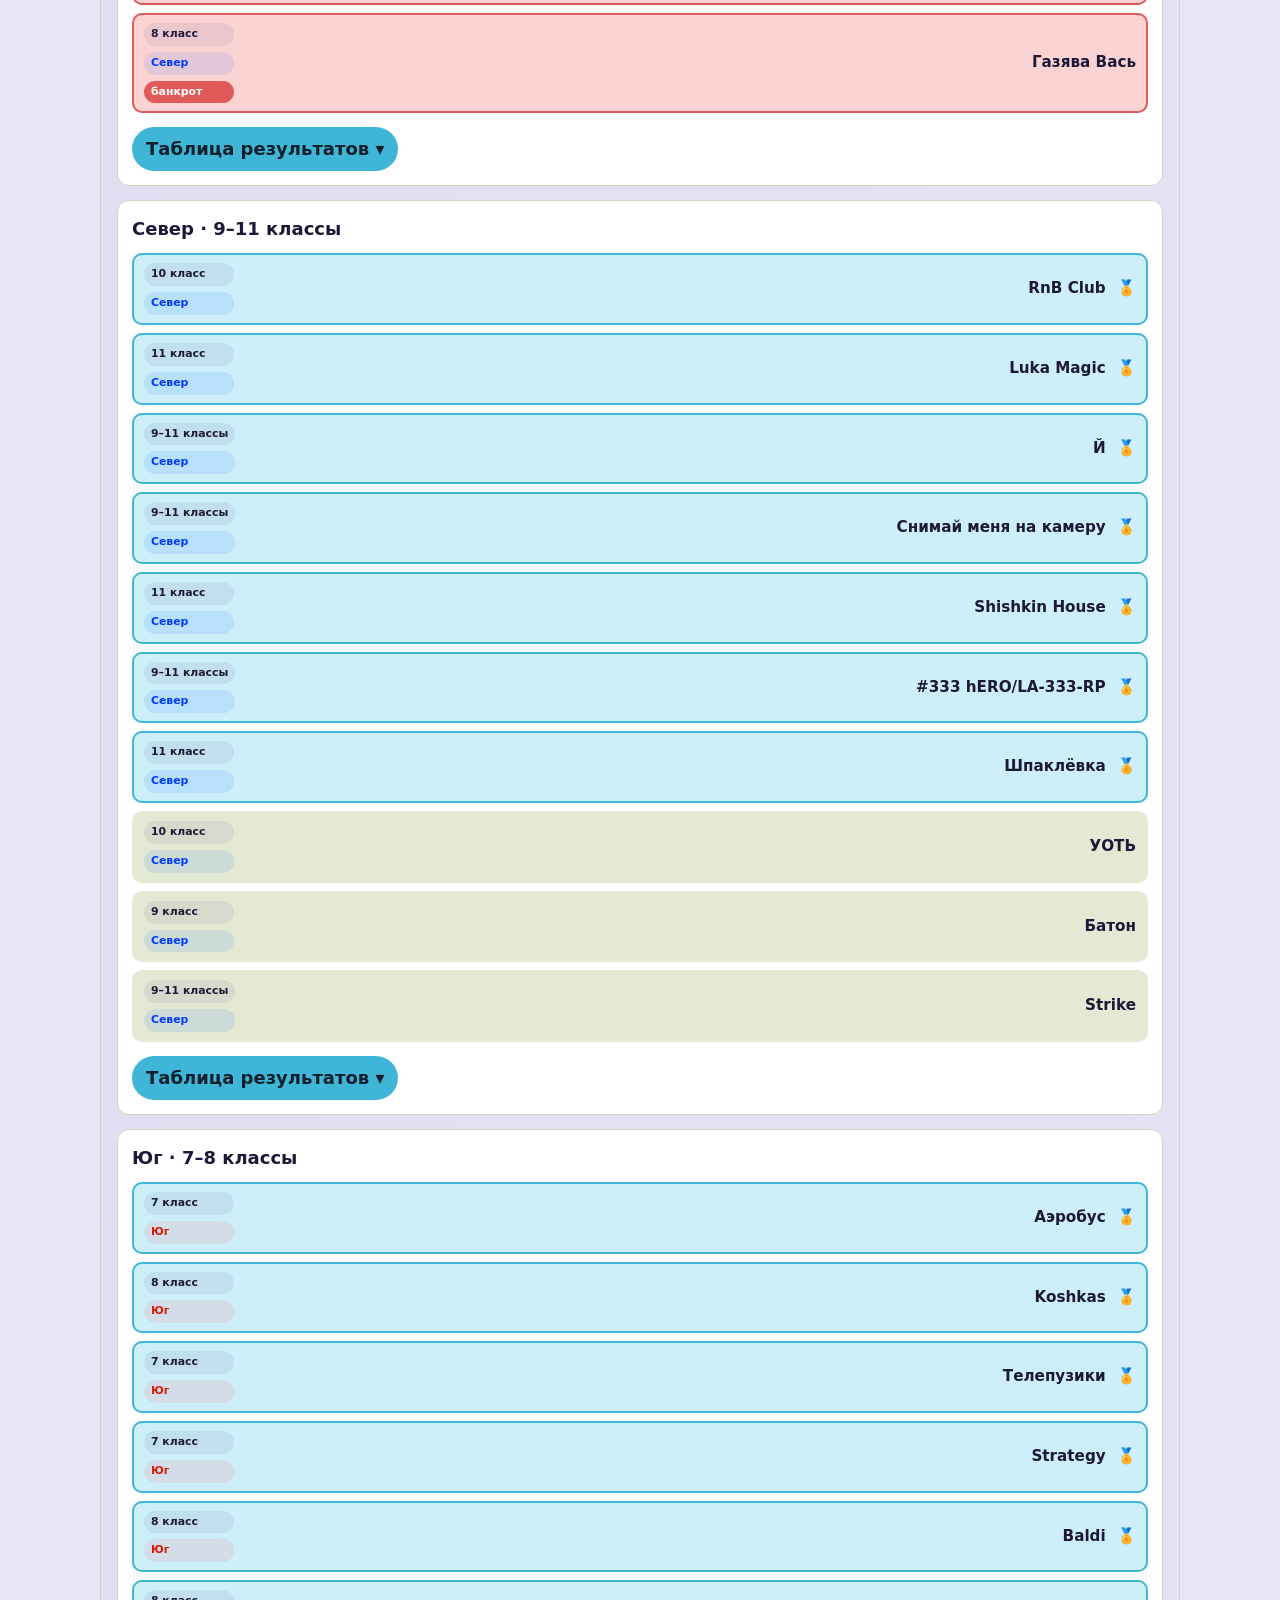
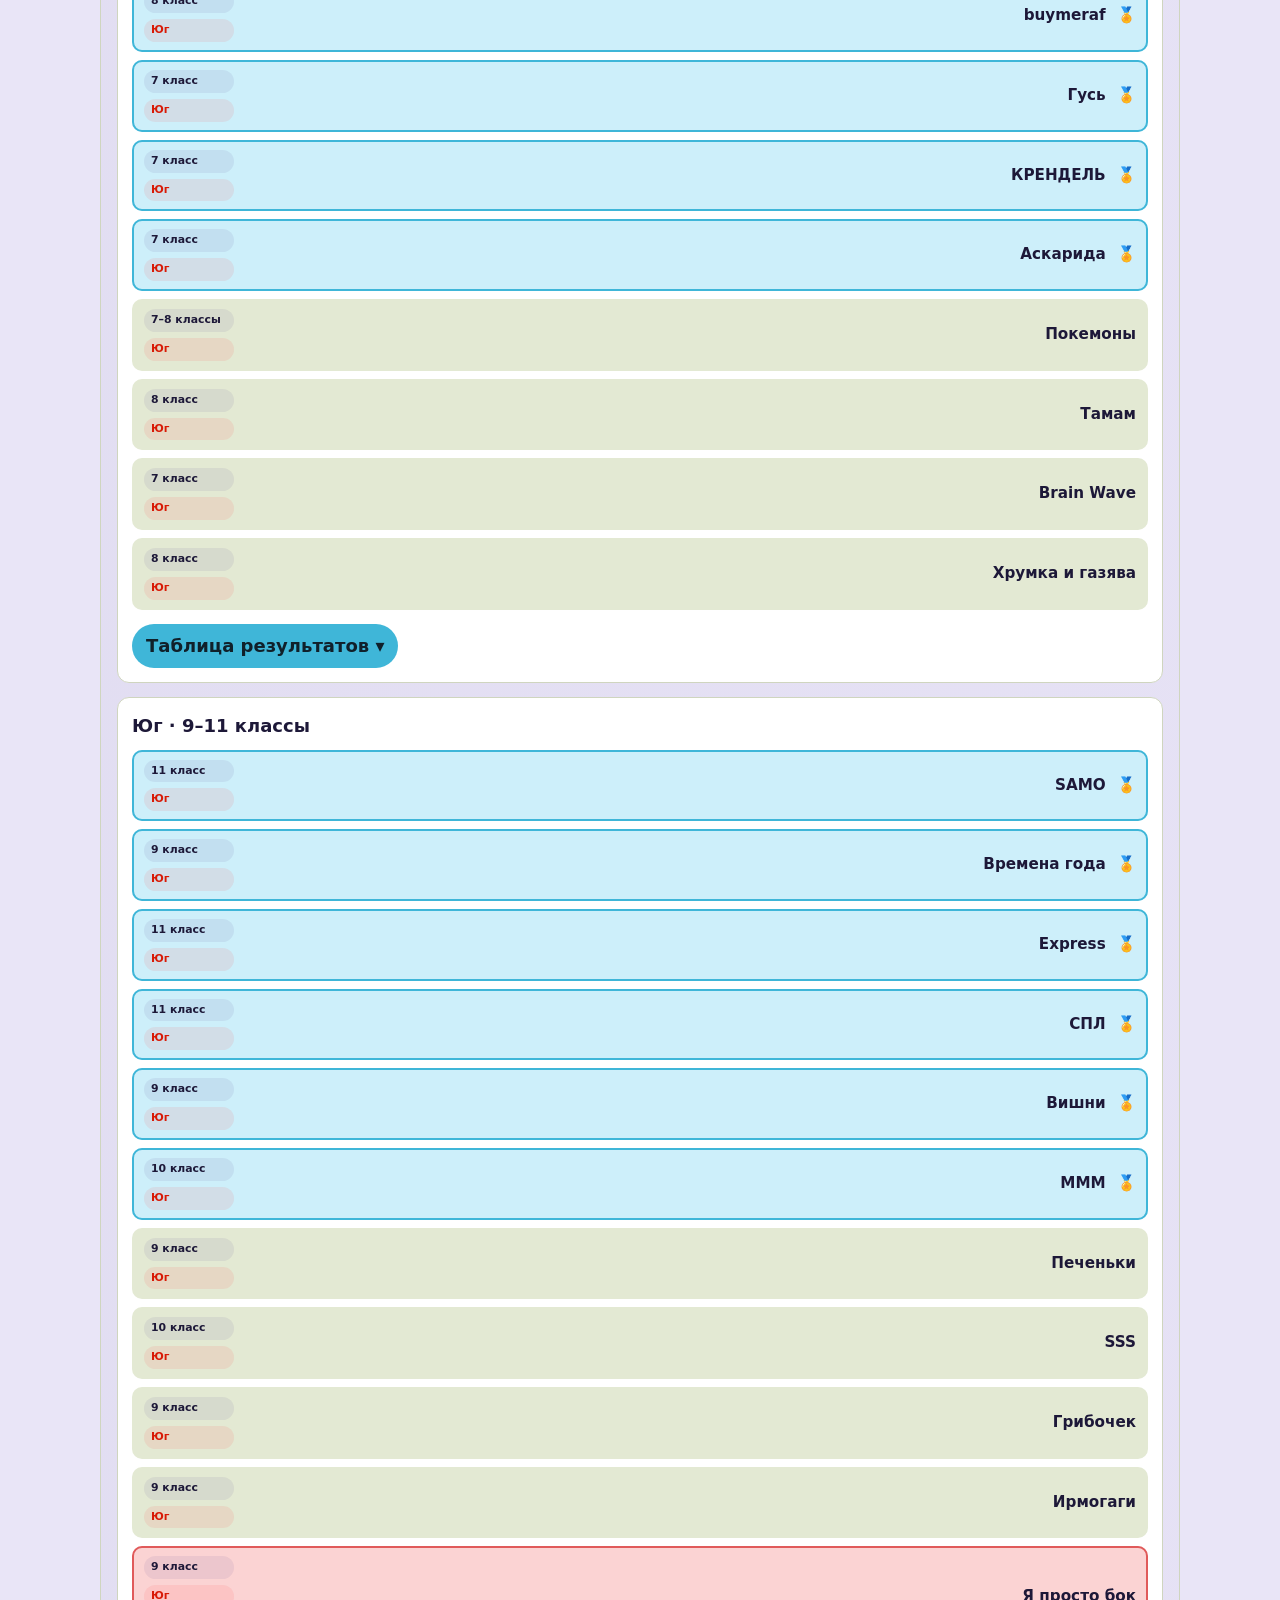
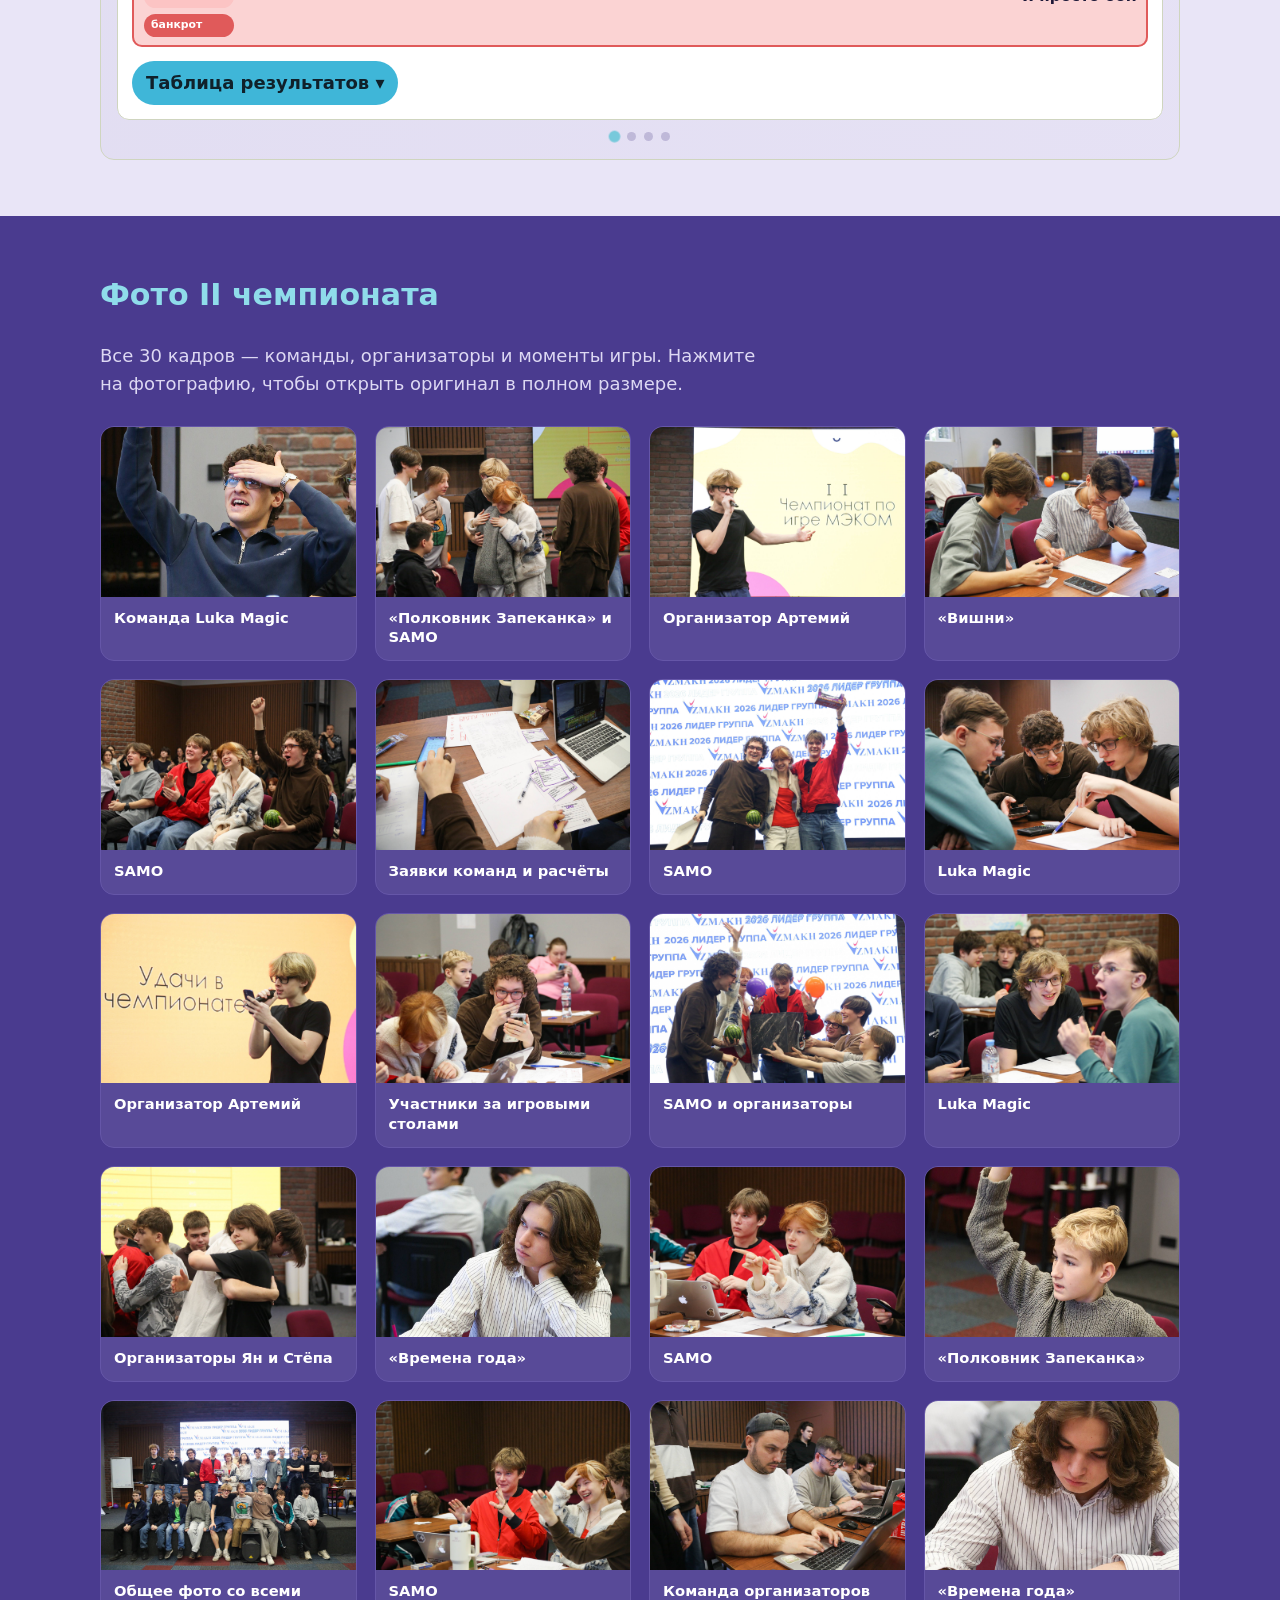
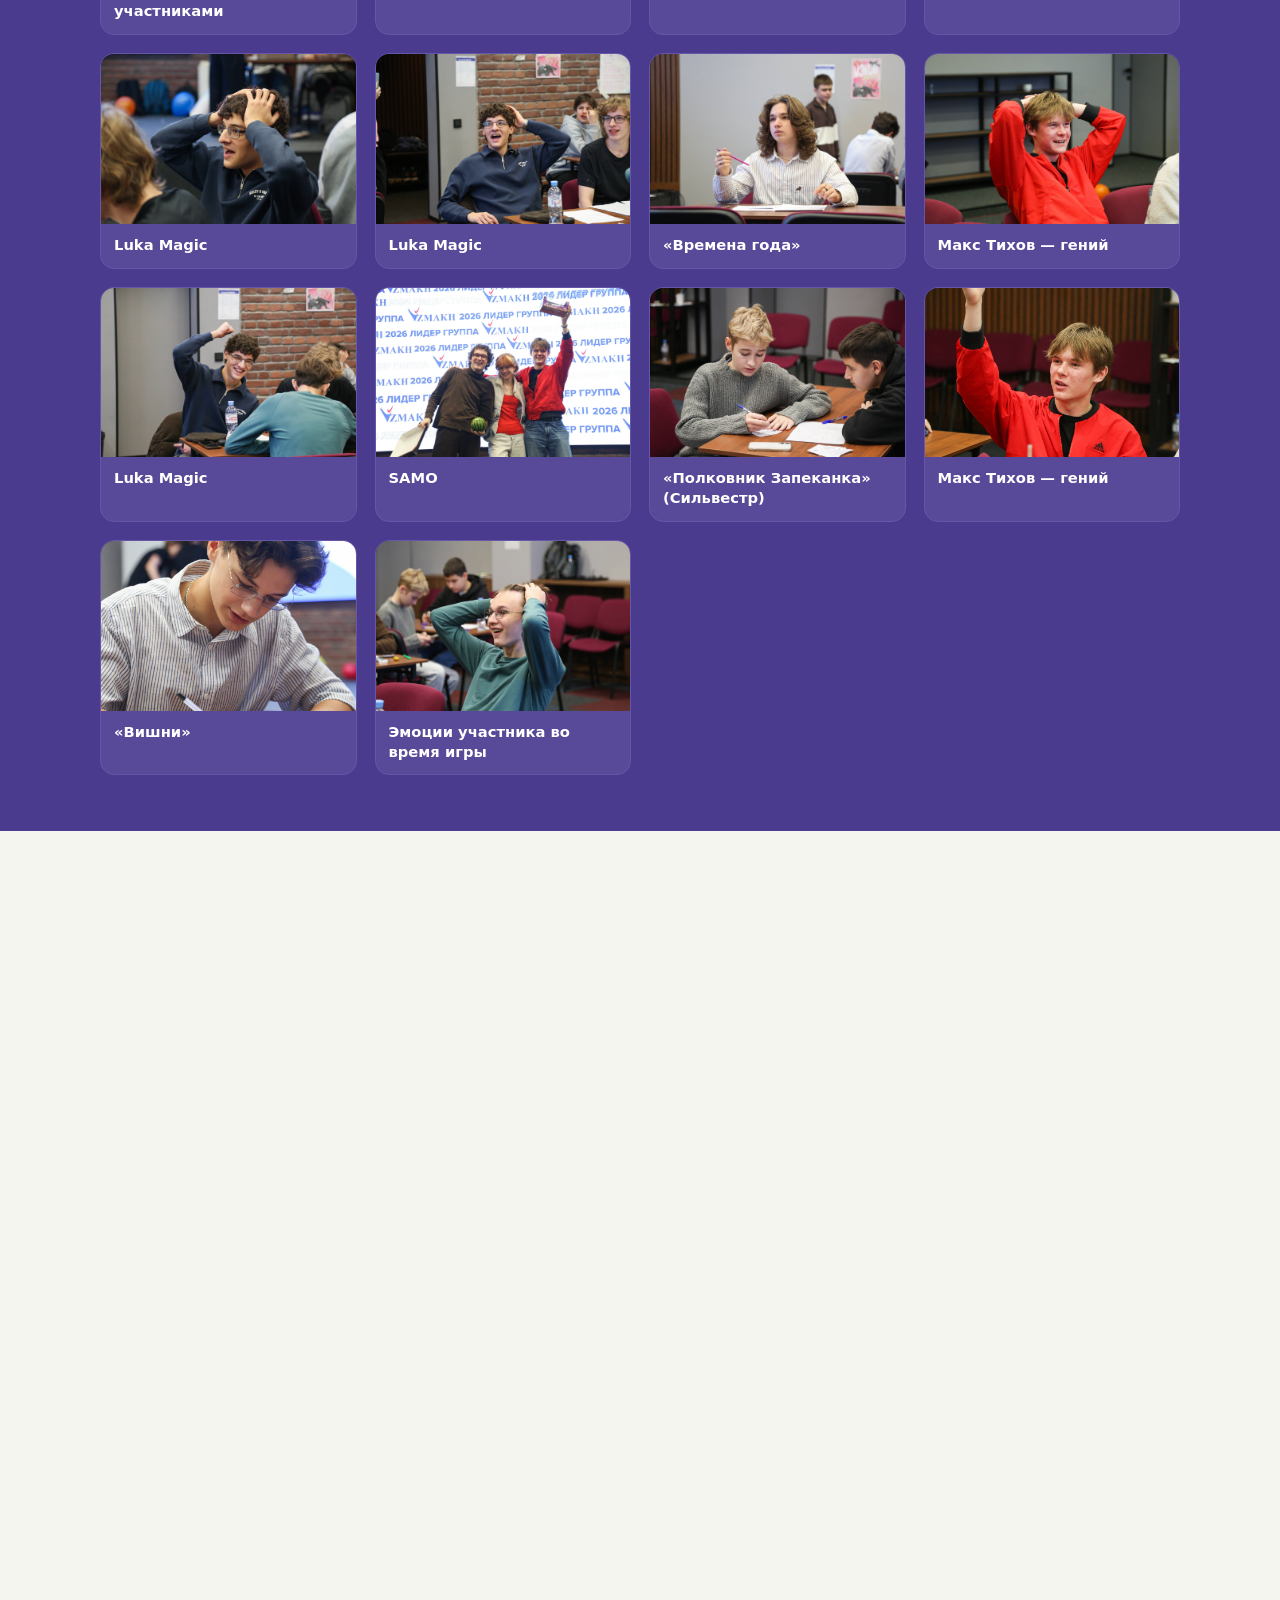
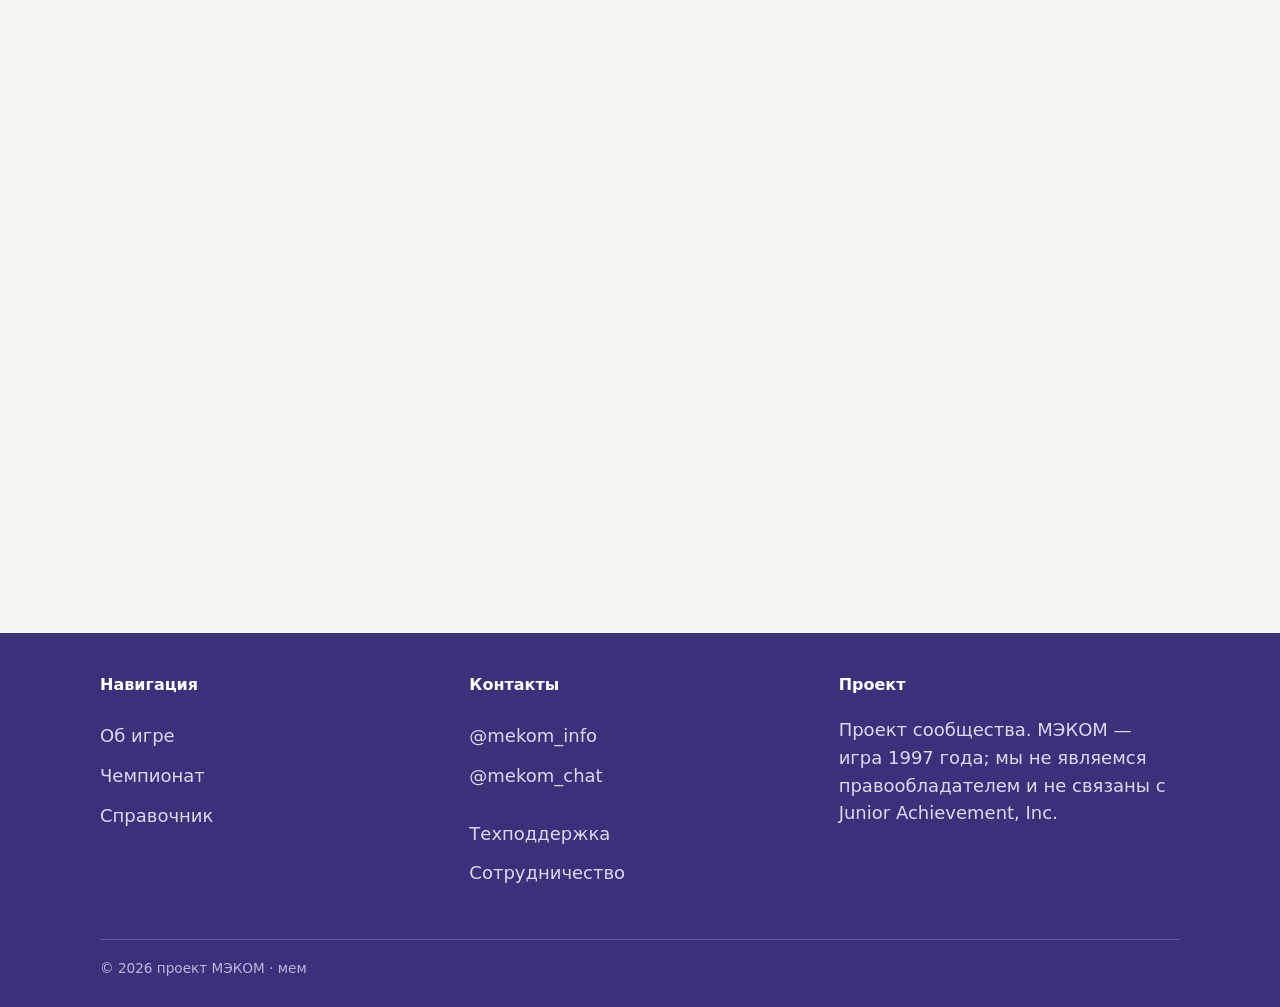
<file: championship/index.html>
<!DOCTYPE html>
<html lang="ru">
<head>
<meta charset="UTF-8">
<meta name="viewport" content="width=device-width, initial-scale=1">
<title>Чемпионат МЭКОМ — как участвовать, история</title>
<meta name="description" content="Чемпионат МЭКОМ: как подать заявку, этапы, история турниров по годам.">
<link rel="icon" href="../assets/favicon.svg">
<link rel="stylesheet" href="../assets/css/tokens.css?v=20261115e">
<link rel="stylesheet" href="../assets/css/style.css?v=20261125d">
<link rel="stylesheet" href="../assets/css/archive-2025-26.css?v=20261117b">
</head>
<body>

<header class="site-header">
  <div class="wrap">
    <a class="logo" href="../">МЭКОМ</a>
    <button type="button" class="nav-toggle" aria-expanded="false" aria-controls="main-nav" aria-label="Открыть меню">☰</button>
    <nav class="main-nav" id="main-nav" aria-label="Основная навигация">
      <a class="btn btn-accent" href="./" aria-current="page">Чемпионат</a>
      <a href="../#about">Об игре</a>
      <a href="../#decisions">Как играть</a>
      <a href="../docs/">Справочник</a>
      <a href="../#community">Сообщество</a>
    </nav>
  </div>
</header>

<main>

  <section id="champ2-season" class="section-accent" aria-labelledby="champ2-season-title" data-reveal>
    <div class="wrap">
      <p class="champion-kicker">Сезон 2026/27 · финал 21 ноября 2026</p>
      <h1 id="champ2-season-title">SAMO — победители II чемпионата</h1>
      <p class="section-lead">В финале восьми сильнейших команда набрала 759 РИФ и второй раз подряд стала чемпионом МЭКОМ.</p>
      <div class="champ2-season-photos mt-20">
        <figure class="champ2-season-winner">
          <a href="../assets/img/history/2026-27/photos/photo-07.jpg" target="_blank" rel="noopener" aria-label="Открыть фото победителей в полном размере в новой вкладке">
            <img src="../assets/img/history/2026-27/photos/photo-07.jpg" alt="Победители II чемпионата МЭКОМ, команда SAMO с кубком" width="2560" height="1706">
          </a>
          <figcaption>Команда SAMO с кубком чемпионов</figcaption>
        </figure>
        <figure>
          <a href="../assets/img/history/2026-27/photos/photo-17.jpg" target="_blank" rel="noopener" aria-label="Открыть общее фото участников в полном размере в новой вкладке">
            <img src="../assets/img/history/2026-27/photos/photo-17.jpg" alt="Общее фото всех участников II чемпионата МЭКОМ" width="2560" height="1706" loading="lazy">
          </a>
          <figcaption>Все участники II чемпионата</figcaption>
        </figure>
        <figure>
          <a href="../assets/img/history/2026-27/photos/photo-19.jpg" target="_blank" rel="noopener" aria-label="Открыть фото организаторов в полном размере в новой вкладке">
            <img src="../assets/img/history/2026-27/photos/photo-19.jpg" alt="Команда организаторов II чемпионата МЭКОМ" width="2560" height="1706" loading="lazy">
          </a>
          <figcaption>Команда организаторов</figcaption>
        </figure>
      </div>
    </div>
  </section>

  <section id="champ2-prizes" class="section-lavender" aria-labelledby="champ2-prizes-title" data-reveal>
    <div class="wrap">
      <div class="prizes-section champ2-prizes-card" data-prizes>
        <h2 id="champ2-prizes-title" class="prizes-heading">🏆 Призовые II чемпионата</h2>
        <h3 class="prizes-group">Итоговые места</h3>
        <div class="prizes-table" role="list" aria-label="Итоговые места II чемпионата">
          <div class="prize-row highlight" role="listitem">
            <div class="label">1-е место</div>
            <div class="value"><span class="counter" data-target="15000000" aria-hidden="true">15 000 000</span><span class="mc25-sr">15 000 000</span>&nbsp;баллов</div>
          </div>
          <div class="prize-row place-2" role="listitem">
            <div class="label">2-е место</div>
            <div class="value"><span class="counter" data-target="9000000" aria-hidden="true">9 000 000</span><span class="mc25-sr">9 000 000</span>&nbsp;баллов</div>
          </div>
          <div class="prize-row place-3" role="listitem">
            <div class="label">3-е место</div>
            <div class="value"><span class="counter" data-target="5000000" aria-hidden="true">5 000 000</span><span class="mc25-sr">5 000 000</span>&nbsp;баллов</div>
          </div>
          <div class="prize-row" role="listitem">
            <div class="label">4–8-е места</div>
            <div class="value"><span class="counter" data-target="1000000" aria-hidden="true">1 000 000</span><span class="mc25-sr">1 000 000</span>&nbsp;баллов</div>
          </div>
        </div>
        <h3 class="prizes-group">По этапам</h3>
        <div class="prizes-table" role="list" aria-label="Призовые по этапам II чемпионата">
          <div class="prize-row" role="listitem">
            <div class="label">Полуфиналисты</div>
            <div class="value"><span class="counter" data-target="500000" aria-hidden="true">500 000</span><span class="mc25-sr">500 000</span>&nbsp;баллов</div>
          </div>
          <div class="prize-row" role="listitem">
            <div class="label">Вторая стадия</div>
            <div class="value"><span class="counter" data-target="300000" aria-hidden="true">300 000</span><span class="mc25-sr">300 000</span>&nbsp;баллов</div>
          </div>
          <div class="prize-row" role="listitem">
            <div class="label">Отборочные игры</div>
            <div class="value"><span class="counter" data-target="100000" aria-hidden="true">100 000</span><span class="mc25-sr">100 000</span>&nbsp;баллов</div>
          </div>
        </div>
      </div>
      <p class="section-lead mt-24">Баллы начислялись по итогам достигнутого этапа чемпионата.</p>
    </div>
  </section>

  <section id="champ2-stats" aria-labelledby="champ2-stats-title" data-reveal>
    <div class="wrap">
      <h2 id="champ2-stats-title">Путь к финалу</h2>
      <div class="champ2-funnel" aria-label="Этапы II чемпионата">
        <div><strong>63</strong><span>команды в таблицах отбора</span></div><i aria-hidden="true">→</i>
        <div><strong>40</strong><span>во второй стадии</span></div><i aria-hidden="true">→</i>
        <div><strong>18</strong><span>в полуфинале</span></div><i aria-hidden="true">→</i>
        <div><strong>8</strong><span>в финале</span></div>
      </div>
      <div class="champ2-table-wrap mt-24">
        <table class="champ2-final-table">
          <caption>Финал · сценарий «Нейрочипы — машины времени»</caption>
          <thead><tr><th>Место</th><th>Команда</th><th>Филиал</th><th>РИФ</th><th>Накопленная прибыль</th></tr></thead>
          <tbody>
            <tr class="champ2-finalist-row is-winner"><td>1</td><td>SAMO</td><td>Юг</td><td>759</td><td>271 729</td></tr>
            <tr class="champ2-finalist-row"><td>2</td><td>Полковник Запеканка</td><td>Север</td><td>565</td><td>199 376</td></tr>
            <tr class="champ2-finalist-row"><td>3</td><td>Вишни</td><td>Юг</td><td>382</td><td>126 573</td></tr>
            <tr class="champ2-finalist-row"><td>4</td><td>Снимай меня на камеру</td><td>Север</td><td>256</td><td>83 542</td></tr>
            <tr class="champ2-finalist-row"><td>5</td><td>Luka Magic</td><td>Север</td><td>241</td><td>80 193</td></tr>
            <tr class="champ2-finalist-row"><td>6</td><td>Момыри</td><td>Север</td><td>240</td><td>76 960</td></tr>
            <tr class="champ2-finalist-row"><td>7</td><td>Столешница</td><td>Север</td><td>206</td><td>64 182</td></tr>
            <tr class="champ2-finalist-row"><td>8</td><td>Времена года</td><td>Юг</td><td>12</td><td>−3 565</td></tr>
          </tbody>
        </table>
      </div>
      <p class="disclaimer">РИФ сопоставим только внутри одного сценария. Поэтому в таблице приведены показатели общего финала, а не сравнение разных этапов.</p>
    </div>
  </section>

  <section id="champ2-posters" class="section-accent" aria-labelledby="champ2-posters-title" data-reveal>
    <div class="wrap">
      <h2 id="champ2-posters-title">Айдентика сезона</h2>
      <p class="section-lead">Четыре стадии чемпионата 2026/27 — от отбора до финала.</p>
      <div class="mc25-identity-grid mc25-poster-grid mt-20">
        <figure class="mc25-poster"><a href="../assets/img/history/2026-27/identity/poster-1-otbor.jpg" target="_blank" rel="noopener"><img src="../assets/img/history/2026-27/identity/poster-1-otbor.jpg" alt="Плакат отборочного этапа II чемпионата МЭКОМ 2026/27" width="905" height="1280" loading="lazy"></a><figcaption>Отборочный этап</figcaption></figure>
        <figure class="mc25-poster"><a href="../assets/img/history/2026-27/identity/poster-2-vtoraya.jpg" target="_blank" rel="noopener"><img src="../assets/img/history/2026-27/identity/poster-2-vtoraya.jpg" alt="Плакат второй стадии II чемпионата МЭКОМ 2026/27" width="905" height="1280" loading="lazy"></a><figcaption>Вторая стадия</figcaption></figure>
        <figure class="mc25-poster"><a href="../assets/img/history/2026-27/identity/poster-3-polufinal.png" target="_blank" rel="noopener"><img src="../assets/img/history/2026-27/identity/poster-3-polufinal.png" alt="Плакат полуфинала II чемпионата МЭКОМ 2026/27" width="2481" height="3508" loading="lazy"></a><figcaption>Полуфинал</figcaption></figure>
        <figure class="mc25-poster"><a href="../assets/img/history/2026-27/identity/poster-4-final.png" target="_blank" rel="noopener"><img src="../assets/img/history/2026-27/identity/poster-4-final.png" alt="Плакат финала II чемпионата МЭКОМ 2026/27" width="2481" height="3508" loading="lazy"></a><figcaption>Финал</figcaption></figure>
      </div>
    </div>
  </section>

  <section id="bracket" class="section-lavender" aria-labelledby="bracket-title" data-reveal>
    <div class="wrap">
      <h2 id="bracket-title">Турнирная сетка</h2>
      <p class="section-lead" data-bracket></p>
      <div class="mc25-bracket mt-20" data-bracket-root hidden></div>
    </div>
  </section>

  <section id="champ2-photos" class="section-accent" aria-labelledby="champ2-photos-title" data-reveal>
    <div class="wrap">
      <h2 id="champ2-photos-title">Фото II чемпионата</h2>
      <p class="section-lead">Все 30 кадров — команды, организаторы и моменты игры. Нажмите на фотографию, чтобы открыть оригинал в полном размере.</p>
      <div class="champ2-photo-grid mt-20">
        <figure><a href="../assets/img/history/2026-27/photos/photo-01.jpg" target="_blank" rel="noopener"><img src="../assets/img/history/2026-27/photos/photo-01.jpg" alt="Команда Luka Magic на II чемпионате МЭКОМ" width="1706" height="2560" loading="lazy"></a><figcaption>Команда Luka Magic</figcaption></figure>
        <figure><a href="../assets/img/history/2026-27/photos/photo-02.jpg" target="_blank" rel="noopener"><img src="../assets/img/history/2026-27/photos/photo-02.jpg" alt="Команды Полковник Запеканка и SAMO на II чемпионате МЭКОМ" width="2560" height="1706" loading="lazy"></a><figcaption>«Полковник Запеканка» и SAMO</figcaption></figure>
        <figure><a href="../assets/img/history/2026-27/photos/photo-03.jpg" target="_blank" rel="noopener"><img src="../assets/img/history/2026-27/photos/photo-03.jpg" alt="Организатор Артемий во время II чемпионата МЭКОМ" width="2560" height="1706" loading="lazy"></a><figcaption>Организатор Артемий</figcaption></figure>
        <figure><a href="../assets/img/history/2026-27/photos/photo-04.jpg" target="_blank" rel="noopener"><img src="../assets/img/history/2026-27/photos/photo-04.jpg" alt="Команда Вишни на II чемпионате МЭКОМ" width="2560" height="1706" loading="lazy"></a><figcaption>«Вишни»</figcaption></figure>
        <figure><a href="../assets/img/history/2026-27/photos/photo-05.jpg" target="_blank" rel="noopener"><img src="../assets/img/history/2026-27/photos/photo-05.jpg" alt="Команда SAMO на II чемпионате МЭКОМ" width="2560" height="1706" loading="lazy"></a><figcaption>SAMO</figcaption></figure>
        <figure><a href="../assets/img/history/2026-27/photos/photo-06.jpg" target="_blank" rel="noopener"><img src="../assets/img/history/2026-27/photos/photo-06.jpg" alt="Заявки команд и листы с расчётами на столе" width="2560" height="1706" loading="lazy"></a><figcaption>Заявки команд и расчёты</figcaption></figure>
        <figure><a href="../assets/img/history/2026-27/photos/photo-07.jpg" target="_blank" rel="noopener"><img src="../assets/img/history/2026-27/photos/photo-07.jpg" alt="Команда SAMO во время игры" width="2560" height="1706" loading="lazy"></a><figcaption>SAMO</figcaption></figure>
        <figure><a href="../assets/img/history/2026-27/photos/photo-08.jpg" target="_blank" rel="noopener"><img src="../assets/img/history/2026-27/photos/photo-08.jpg" alt="Команда Luka Magic во время игры" width="2560" height="1706" loading="lazy"></a><figcaption>Luka Magic</figcaption></figure>
        <figure><a href="../assets/img/history/2026-27/photos/photo-09.jpg" target="_blank" rel="noopener"><img src="../assets/img/history/2026-27/photos/photo-09.jpg" alt="Организатор Артемий во время II чемпионата МЭКОМ" width="2560" height="1706" loading="lazy"></a><figcaption>Организатор Артемий</figcaption></figure>
        <figure><a href="../assets/img/history/2026-27/photos/photo-10.jpg" target="_blank" rel="noopener"><img src="../assets/img/history/2026-27/photos/photo-10.jpg" alt="Участники работают с расчётами за игровыми столами" width="2560" height="1706" loading="lazy"></a><figcaption>Участники за игровыми столами</figcaption></figure>
        <figure><a href="../assets/img/history/2026-27/photos/photo-11.jpg" target="_blank" rel="noopener"><img src="../assets/img/history/2026-27/photos/photo-11.jpg" alt="Команда SAMO вместе с организаторами" width="2560" height="1706" loading="lazy"></a><figcaption>SAMO и организаторы</figcaption></figure>
        <figure><a href="../assets/img/history/2026-27/photos/photo-12.jpg" target="_blank" rel="noopener"><img src="../assets/img/history/2026-27/photos/photo-12.jpg" alt="Команда Luka Magic на II чемпионате МЭКОМ" width="2560" height="1706" loading="lazy"></a><figcaption>Luka Magic</figcaption></figure>
        <figure><a href="../assets/img/history/2026-27/photos/photo-13.jpg" target="_blank" rel="noopener"><img src="../assets/img/history/2026-27/photos/photo-13.jpg" alt="Организаторы Ян и Стёпа на II чемпионате МЭКОМ" width="2560" height="1706" loading="lazy"></a><figcaption>Организаторы Ян и Стёпа</figcaption></figure>
        <figure><a href="../assets/img/history/2026-27/photos/photo-14.jpg" target="_blank" rel="noopener"><img src="../assets/img/history/2026-27/photos/photo-14.jpg" alt="Команда Времена года на II чемпионате МЭКОМ" width="1706" height="2560" loading="lazy"></a><figcaption>«Времена года»</figcaption></figure>
        <figure><a href="../assets/img/history/2026-27/photos/photo-15.jpg" target="_blank" rel="noopener"><img src="../assets/img/history/2026-27/photos/photo-15.jpg" alt="Команда SAMO на II чемпионате МЭКОМ" width="2560" height="1706" loading="lazy"></a><figcaption>SAMO</figcaption></figure>
        <figure><a href="../assets/img/history/2026-27/photos/photo-16.jpg" target="_blank" rel="noopener"><img src="../assets/img/history/2026-27/photos/photo-16.jpg" alt="Команда Полковник Запеканка на II чемпионате МЭКОМ" width="1706" height="2560" loading="lazy"></a><figcaption>«Полковник Запеканка»</figcaption></figure>
        <figure><a href="../assets/img/history/2026-27/photos/photo-17.jpg" target="_blank" rel="noopener"><img src="../assets/img/history/2026-27/photos/photo-17.jpg" alt="Общее фото участников II чемпионата МЭКОМ" width="2560" height="1706" loading="lazy"></a><figcaption>Общее фото со всеми участниками</figcaption></figure>
        <figure><a href="../assets/img/history/2026-27/photos/photo-18.jpg" target="_blank" rel="noopener"><img src="../assets/img/history/2026-27/photos/photo-18.jpg" alt="Команда SAMO на II чемпионате МЭКОМ" width="2560" height="1706" loading="lazy"></a><figcaption>SAMO</figcaption></figure>
        <figure><a href="../assets/img/history/2026-27/photos/photo-19.jpg" target="_blank" rel="noopener"><img src="../assets/img/history/2026-27/photos/photo-19.jpg" alt="Команда организаторов II чемпионата МЭКОМ" width="2560" height="1706" loading="lazy"></a><figcaption>Команда организаторов</figcaption></figure>
        <figure><a href="../assets/img/history/2026-27/photos/photo-20.jpg" target="_blank" rel="noopener"><img src="../assets/img/history/2026-27/photos/photo-20.jpg" alt="Команда Времена года на II чемпионате МЭКОМ" width="1706" height="2560" loading="lazy"></a><figcaption>«Времена года»</figcaption></figure>
        <figure><a href="../assets/img/history/2026-27/photos/photo-21.jpg" target="_blank" rel="noopener"><img src="../assets/img/history/2026-27/photos/photo-21.jpg" alt="Команда Luka Magic во время игры" width="2560" height="1706" loading="lazy"></a><figcaption>Luka Magic</figcaption></figure>
        <figure><a href="../assets/img/history/2026-27/photos/photo-22.jpg" target="_blank" rel="noopener"><img src="../assets/img/history/2026-27/photos/photo-22.jpg" alt="Команда Luka Magic во время игры" width="2560" height="1706" loading="lazy"></a><figcaption>Luka Magic</figcaption></figure>
        <figure><a href="../assets/img/history/2026-27/photos/photo-23.jpg" target="_blank" rel="noopener"><img src="../assets/img/history/2026-27/photos/photo-23.jpg" alt="Команда Времена года во время игры" width="2560" height="1706" loading="lazy"></a><figcaption>«Времена года»</figcaption></figure>
        <figure><a href="../assets/img/history/2026-27/photos/photo-24.jpg" target="_blank" rel="noopener"><img src="../assets/img/history/2026-27/photos/photo-24.jpg" alt="Макс Тихов на II чемпионате МЭКОМ" width="2560" height="1706" loading="lazy"></a><figcaption>Макс Тихов — гений</figcaption></figure>
        <figure><a href="../assets/img/history/2026-27/photos/photo-25.jpg" target="_blank" rel="noopener"><img src="../assets/img/history/2026-27/photos/photo-25.jpg" alt="Команда Luka Magic во время игры" width="2560" height="1706" loading="lazy"></a><figcaption>Luka Magic</figcaption></figure>
        <figure><a href="../assets/img/history/2026-27/photos/photo-26.jpg" target="_blank" rel="noopener"><img src="../assets/img/history/2026-27/photos/photo-26.jpg" alt="Команда SAMO во время игры" width="2560" height="1706" loading="lazy"></a><figcaption>SAMO</figcaption></figure>
        <figure><a href="../assets/img/history/2026-27/photos/photo-27.jpg" target="_blank" rel="noopener"><img src="../assets/img/history/2026-27/photos/photo-27.jpg" alt="Команда Полковник Запеканка и Сильвестр" width="2560" height="1706" loading="lazy"></a><figcaption>«Полковник Запеканка» (Сильвестр)</figcaption></figure>
        <figure><a href="../assets/img/history/2026-27/photos/photo-28.jpg" target="_blank" rel="noopener"><img src="../assets/img/history/2026-27/photos/photo-28.jpg" alt="Макс Тихов на II чемпионате МЭКОМ" width="1706" height="2560" loading="lazy"></a><figcaption>Макс Тихов — гений</figcaption></figure>
        <figure><a href="../assets/img/history/2026-27/photos/photo-29.jpg" target="_blank" rel="noopener"><img src="../assets/img/history/2026-27/photos/photo-29.jpg" alt="Команда Вишни на II чемпионате МЭКОМ" width="1706" height="2560" loading="lazy"></a><figcaption>«Вишни»</figcaption></figure>
        <figure><a href="../assets/img/history/2026-27/photos/photo-30.jpg" target="_blank" rel="noopener"><img src="../assets/img/history/2026-27/photos/photo-30.jpg" alt="Участник реагирует на событие во время игры" width="2560" height="1706" loading="lazy"></a><figcaption>Эмоции участника во время игры</figcaption></figure>
      </div>
    </div>
  </section>

  <section id="history" class="section-accent" aria-labelledby="history-title" data-reveal>
    <div class="wrap">
      <h2 id="history-title">История чемпионатов по годам</h2>
      <p class="section-lead">У каждого чемпионата — свои фото, постер, итоги и айдентика. Сезон 2025/26 — в архиве.</p>
      <div data-history-root></div>
    </div>
  </section>

  <section id="reg-form" aria-labelledby="reg-form-title" data-reg-form data-reg-form-wrap hidden>
    <div class="wrap">
      <h2 id="reg-form-title">Подать заявку через форму</h2>
      <p class="section-lead">Заявку подаёт капитан или наставник. Подтверждение придёт в Telegram.</p>
      <div class="reg-form-inner">
        <form class="reg-form" novalidate>
          <fieldset class="reg-track">
            <legend>Кто подаёт заявку</legend>
            <label class="reg-radio-pill">
              <input type="radio" name="track" value="school" checked>
              Школа «Взмах»
            </label>
            <label class="reg-radio-pill">
              <input type="radio" name="track" value="open">
              Другая школа или вуз
            </label>
          </fieldset>

          <label class="reg-field">
            Число участников
            <select name="team_size" required aria-describedby="err-team_size">
              <option value="">выберите</option>
              <option value="2">2</option>
              <option value="3">3</option>
              <option value="4">4</option>
            </select>
            <span class="reg-field-error" id="err-team_size" data-error-for="team_size" aria-live="polite"></span>
          </label>

          <div data-members></div>
          <template data-member-template>
            <fieldset class="reg-member">
              <legend>Участник __N__</legend>
              <label class="reg-field">
                Имя
                <input type="text" name="member__N___first" maxlength="40" autocomplete="off" required aria-required="true" aria-describedby="err-member__N___first">
                <span class="reg-field-error" id="err-member__N___first" data-error-for="member__N___first" aria-live="polite"></span>
              </label>
              <label class="reg-field">
                Фамилия
                <input type="text" name="member__N___last" maxlength="40" autocomplete="off" required aria-required="true" aria-describedby="err-member__N___last">
                <span class="reg-field-error" id="err-member__N___last" data-error-for="member__N___last" aria-live="polite"></span>
              </label>
            </fieldset>
          </template>

          <div class="reg-grid">
            <fieldset class="reg-only-school reg-field-group">
              <legend>Филиал</legend>
              <label class="reg-radio-pill">
                <input type="radio" name="branch" value="Юг" checked>
                Юг
              </label>
              <label class="reg-radio-pill">
                <input type="radio" name="branch" value="Север">
                Север
              </label>
            </fieldset>

            <label class="reg-field reg-only-school">
              Класс(ы)
              <input type="text" name="grade" placeholder="например, 9А или 10Б, 11" autocomplete="off" aria-describedby="err-grade">
              <span class="reg-field-error" id="err-grade" data-error-for="grade" aria-live="polite"></span>
            </label>

            <label class="reg-field reg-only-open">
              Школа или вуз
              <input type="text" name="school" placeholder="название организации" autocomplete="off">
              <span class="reg-field-error" data-error-for="school" aria-live="polite"></span>
            </label>

            <label class="reg-field reg-only-open">
              Город
              <input type="text" name="city" placeholder="например, Москва" autocomplete="off">
              <span class="reg-field-error" data-error-for="city" aria-live="polite"></span>
            </label>

            <label class="reg-field">
              Название команды
              <input type="text" name="team" required autocomplete="off">
              <span class="reg-field-error" data-error-for="team" aria-live="polite"></span>
            </label>

            <label class="reg-field">
              Telegram капитана
              <input type="text" name="telegram" placeholder="@username" maxlength="33" pattern="@?[A-Za-z0-9_]{5,32}" autocapitalize="off" spellcheck="false" required autocomplete="off" aria-describedby="err-telegram">
              <span class="reg-field-error" id="err-telegram" data-error-for="telegram" aria-live="polite"></span>
            </label>

            <label class="reg-field reg-only-open">
              Комментарий (необязательно)
              <textarea name="comment" maxlength="300" rows="3"></textarea>
              <span class="reg-field-error" data-error-for="comment" aria-live="polite"></span>
            </label>
          </div>

          <label class="reg-consent">
            <input type="checkbox" name="consent" required>
            Согласен(на) на обработку персональных данных участников (имя, фамилия, Telegram) для организации чемпионата; за участников до 18 лет согласие получено у родителей
          </label>
          <span class="reg-field-error" data-error-for="consent" aria-live="polite"></span>

          <!-- Honeypot: скрыто от людей CSS, не display:none — боты часто это тоже проверяют. -->
          <label class="reg-honeypot" aria-hidden="true">
            Не заполняйте это поле
            <input type="text" name="company" tabindex="-1" autocomplete="off">
          </label>
          <input type="hidden" name="rendered_at" value="">

          <div class="reg-actions">
            <button type="submit" class="btn btn-primary">Отправить заявку</button>
          </div>

          <p class="reg-status" data-reg-status aria-live="polite"></p>
        </form>
      </div>
    </div>
  </section>

  <section id="how-to-join" aria-labelledby="how-to-join-title" data-reveal>
    <div class="wrap">
      <h2 id="how-to-join-title">Как участвовать</h2>
      <p class="section-lead" data-how-to-join>Загрузка…</p>
      <h3>Этапы сезона</h3>
      <div class="stage-row" role="group" aria-label="Этапы чемпионата" data-stages>
        <span class="stage-pill">Отборочные</span>
        <span class="stage-pill">Вторая стадия</span>
        <span class="stage-pill">Полуфинал</span>
        <span class="stage-pill">Финал</span>
      </div>
      <p class="section-lead mt-20" data-ruleset-note></p>
      <div class="cta-row">
        <a class="btn btn-primary" data-reg-cta href="https://docs.google.com/forms/d/e/1FAIpQLSedo7W8tZlgb4xTniDwnhxRV82AyKRjl4vc0ACAYrjb_h3Oyg/viewform" target="_blank" rel="noopener">Подать заявку</a>
        <a class="btn btn-ghost" data-reg-form-link href="#reg-form" hidden>Открыть запасную форму</a>
      </div>
    </div>
  </section>

  <section id="host-championship" class="section-green" aria-labelledby="host-championship-title" data-reveal>
    <div class="wrap">
      <h2 id="host-championship-title">Хотите чемпионат у себя?</h2>
      <p class="section-lead">Формат переносится на другую школу или вуз: правила, сетка и материалы те же, меняется только площадка.</p>
      <div class="cta-row">
        <a class="btn btn-primary" data-site="support-bot" href="https://t.me/mecom_tgk_bot?start=support" target="_blank" rel="noopener">Написать организаторам</a>
      </div>
    </div>
  </section>

</main>

<footer class="site-footer">
  <div class="wrap">
    <div class="footer-cols">
      <div>
        <h3>Навигация</h3>
        <p><a href="../#about">Об игре</a><br><a href="./">Чемпионат</a><br><a href="../docs/">Справочник</a></p>
      </div>
      <div>
        <h3>Контакты</h3>
        <p><a data-site="channel" href="https://t.me/mekom_info" target="_blank" rel="noopener">@mekom_info</a><br><a data-site="support" href="https://t.me/mekom_chat" target="_blank" rel="noopener">@mekom_chat</a></p>
        <p><a data-site="support-bot" href="https://t.me/mecom_tgk_bot?start=support" target="_blank" rel="noopener">Техподдержка</a><br><a data-site="partner-bot" href="https://t.me/mecom_tgk_bot?start=partner" target="_blank" rel="noopener">Сотрудничество</a></p>
      </div>
      <div>
        <h3>Проект</h3>
        <p>Проект сообщества. МЭКОМ — игра 1997 года; мы не являемся правообладателем и не связаны с Junior Achievement, Inc.</p>
      </div>
    </div>
    <div class="footer-legal">© <span data-site="year">2026</span> проект МЭКОМ · <a class="credit" href="https://www.youtube.com/watch?v=HIcSWuKMwOw" target="_blank" rel="noopener" title="почему?">мем</a></div>
  </div>
</footer>

<script src="../assets/js/boot.js?v=20261115e" data-base="../"></script>
<script src="../assets/js/main.js?v=20261122a"></script>
<script src="../assets/js/bracket.js?v=20261122a"></script>
<script src="../assets/js/archive-2025-26.js?v=20261126b"></script>
</body>
</html>
</file>
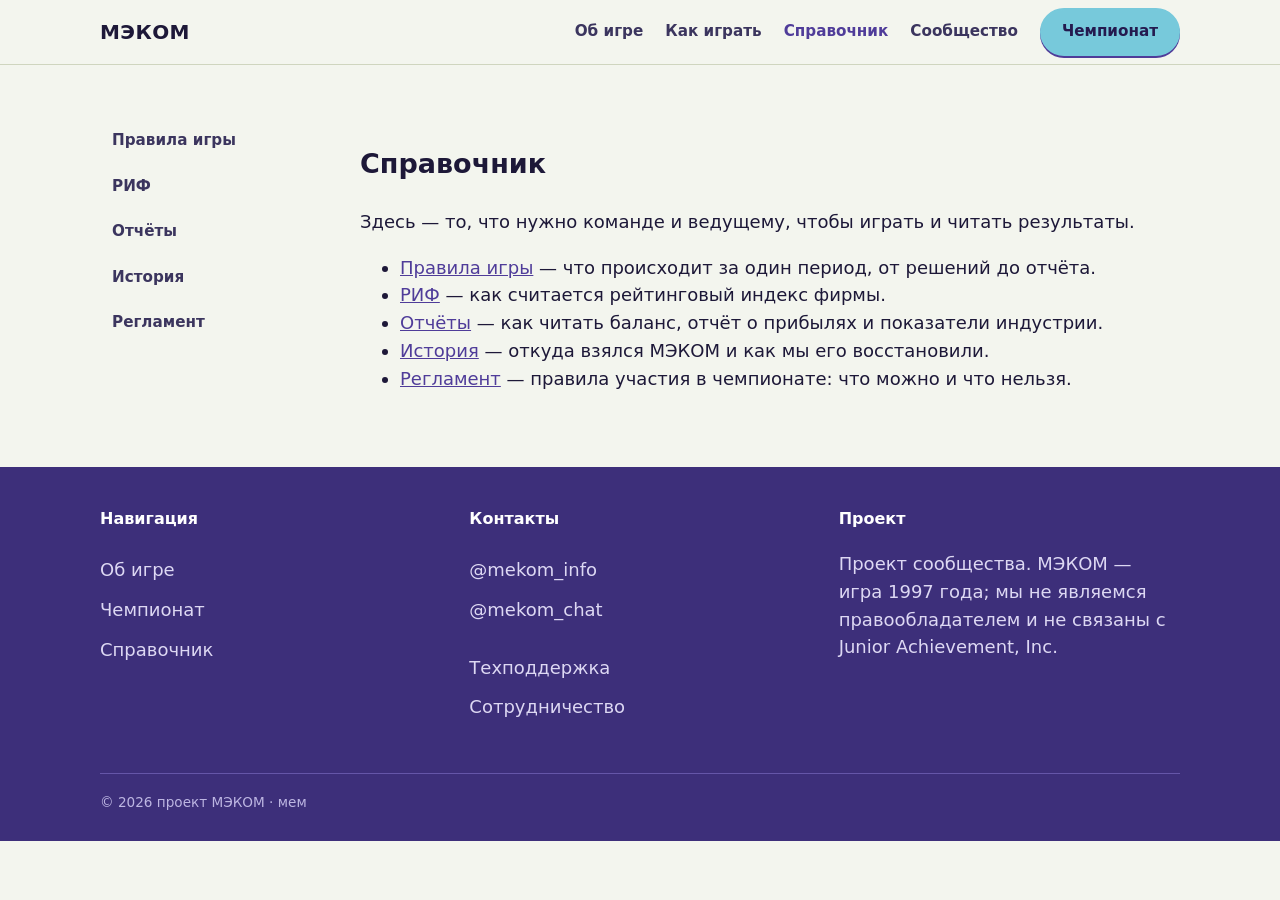
<file: docs/index.html>
<!DOCTYPE html>
<html lang="ru">
<head>
<meta charset="UTF-8">
<meta name="viewport" content="width=device-width, initial-scale=1">
<title>Справочник МЭКОМ — правила, РИФ, отчёты</title>
<meta name="description" content="Справочник по игре МЭКОМ: правила одного периода, расчёт рейтингового индекса фирмы (РИФ) и как читать отчёты.">
<link rel="icon" href="../assets/favicon.svg">
<link rel="stylesheet" href="../assets/css/tokens.css?v=20261115e">
<link rel="stylesheet" href="../assets/css/style.css?v=20261116a">
</head>
<body>

<header class="site-header">
  <div class="wrap">
    <a class="logo" href="../">МЭКОМ</a>
    <button type="button" class="nav-toggle" aria-expanded="false" aria-controls="main-nav" aria-label="Открыть меню">☰</button>
    <nav class="main-nav" id="main-nav" aria-label="Основная навигация">
      <a class="btn btn-accent" href="../championship/">Чемпионат</a>
      <a href="../#about">Об игре</a>
      <a href="../#decisions">Как играть</a>
      <a href="./" aria-current="page">Справочник</a>
      <a href="../#community">Сообщество</a>
    </nav>
  </div>
</header>

<main>
  <section aria-labelledby="handbook-title" data-reveal>
    <div class="wrap handbook-layout">
      <nav class="handbook-nav" aria-label="Разделы справочника">
        <ul>
          <li><a href="rules.html">Правила игры</a></li>
          <li><a href="rif.html">РИФ</a></li>
          <li><a href="reports.html">Отчёты</a></li>
          <li><a href="history.html">История</a></li>
          <li><a href="regulations.html">Регламент</a></li>
        </ul>
      </nav>
      <div class="handbook-article">
        <h1 id="handbook-title">Справочник</h1>
        <p>Здесь — то, что нужно команде и ведущему, чтобы играть и читать результаты.</p>
        <ul>
          <li><a href="rules.html">Правила игры</a> — что происходит за один период, от решений до отчёта.</li>
          <li><a href="rif.html">РИФ</a> — как считается рейтинговый индекс фирмы.</li>
          <li><a href="reports.html">Отчёты</a> — как читать баланс, отчёт о прибылях и показатели индустрии.</li>
          <li><a href="history.html">История</a> — откуда взялся МЭКОМ и как мы его восстановили.</li>
          <li><a href="regulations.html">Регламент</a> — правила участия в чемпионате: что можно и что нельзя.</li>
        </ul>
      </div>
    </div>
  </section>
</main>

<footer class="site-footer">
  <div class="wrap">
    <div class="footer-cols">
      <div>
        <h2>Навигация</h2>
        <p><a href="../#about">Об игре</a><br><a href="../championship/">Чемпионат</a><br><a href="./">Справочник</a></p>
      </div>
      <div>
        <h2>Контакты</h2>
        <p><a data-site="channel" href="https://t.me/mekom_info" target="_blank" rel="noopener">@mekom_info</a><br><a data-site="support" href="https://t.me/mekom_chat" target="_blank" rel="noopener">@mekom_chat</a></p>
        <p><a data-site="support-bot" href="https://t.me/mecom_tgk_bot?start=support" target="_blank" rel="noopener">Техподдержка</a><br><a data-site="partner-bot" href="https://t.me/mecom_tgk_bot?start=partner" target="_blank" rel="noopener">Сотрудничество</a></p>
      </div>
      <div>
        <h2>Проект</h2>
        <p>Проект сообщества. МЭКОМ — игра 1997 года; мы не являемся правообладателем и не связаны с Junior Achievement, Inc.</p>
      </div>
    </div>
    <div class="footer-legal">© <span data-site="year">2026</span> проект МЭКОМ · <a class="credit" href="https://www.youtube.com/watch?v=HIcSWuKMwOw" target="_blank" rel="noopener" title="почему?">мем</a></div>
  </div>
</footer>

<script src="../assets/js/boot.js?v=20261115e" data-base="../"></script>
<script src="../assets/js/main.js?v=20261116a"></script>
</body>
</html>
</file>
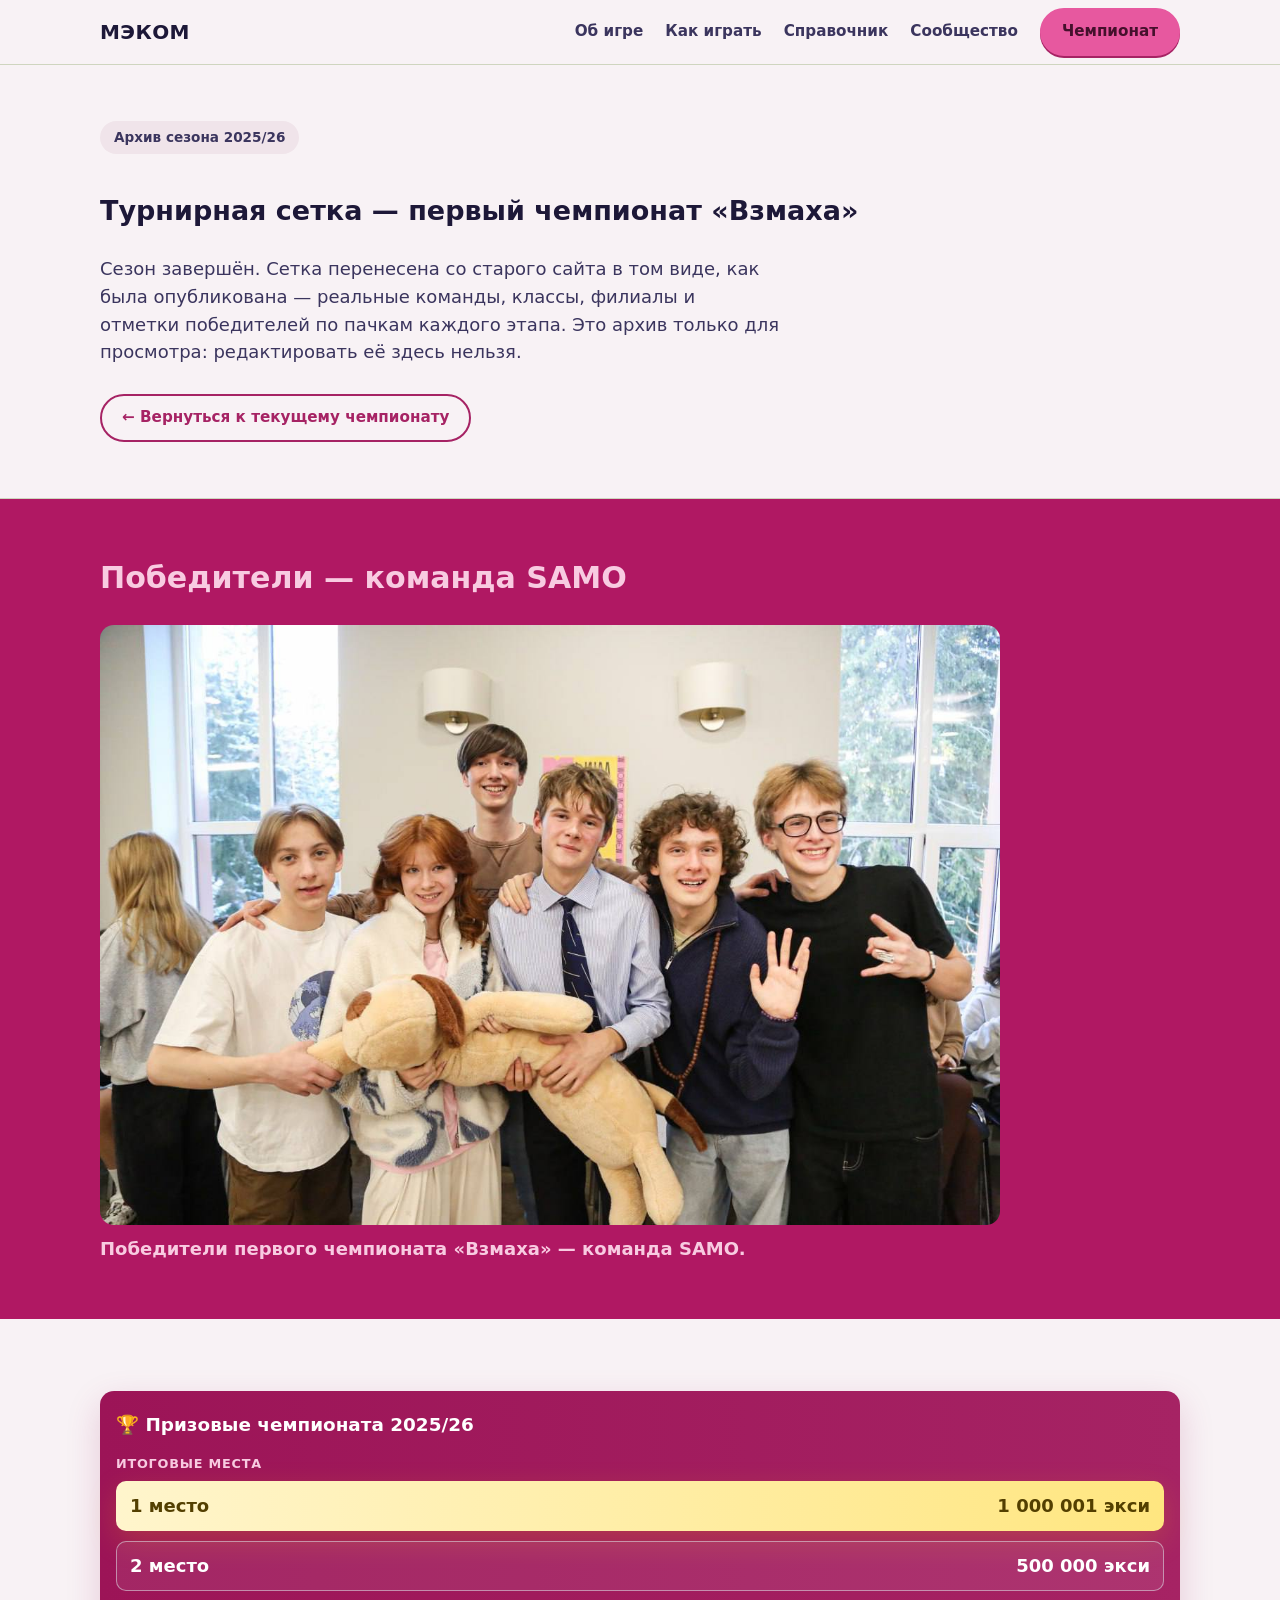
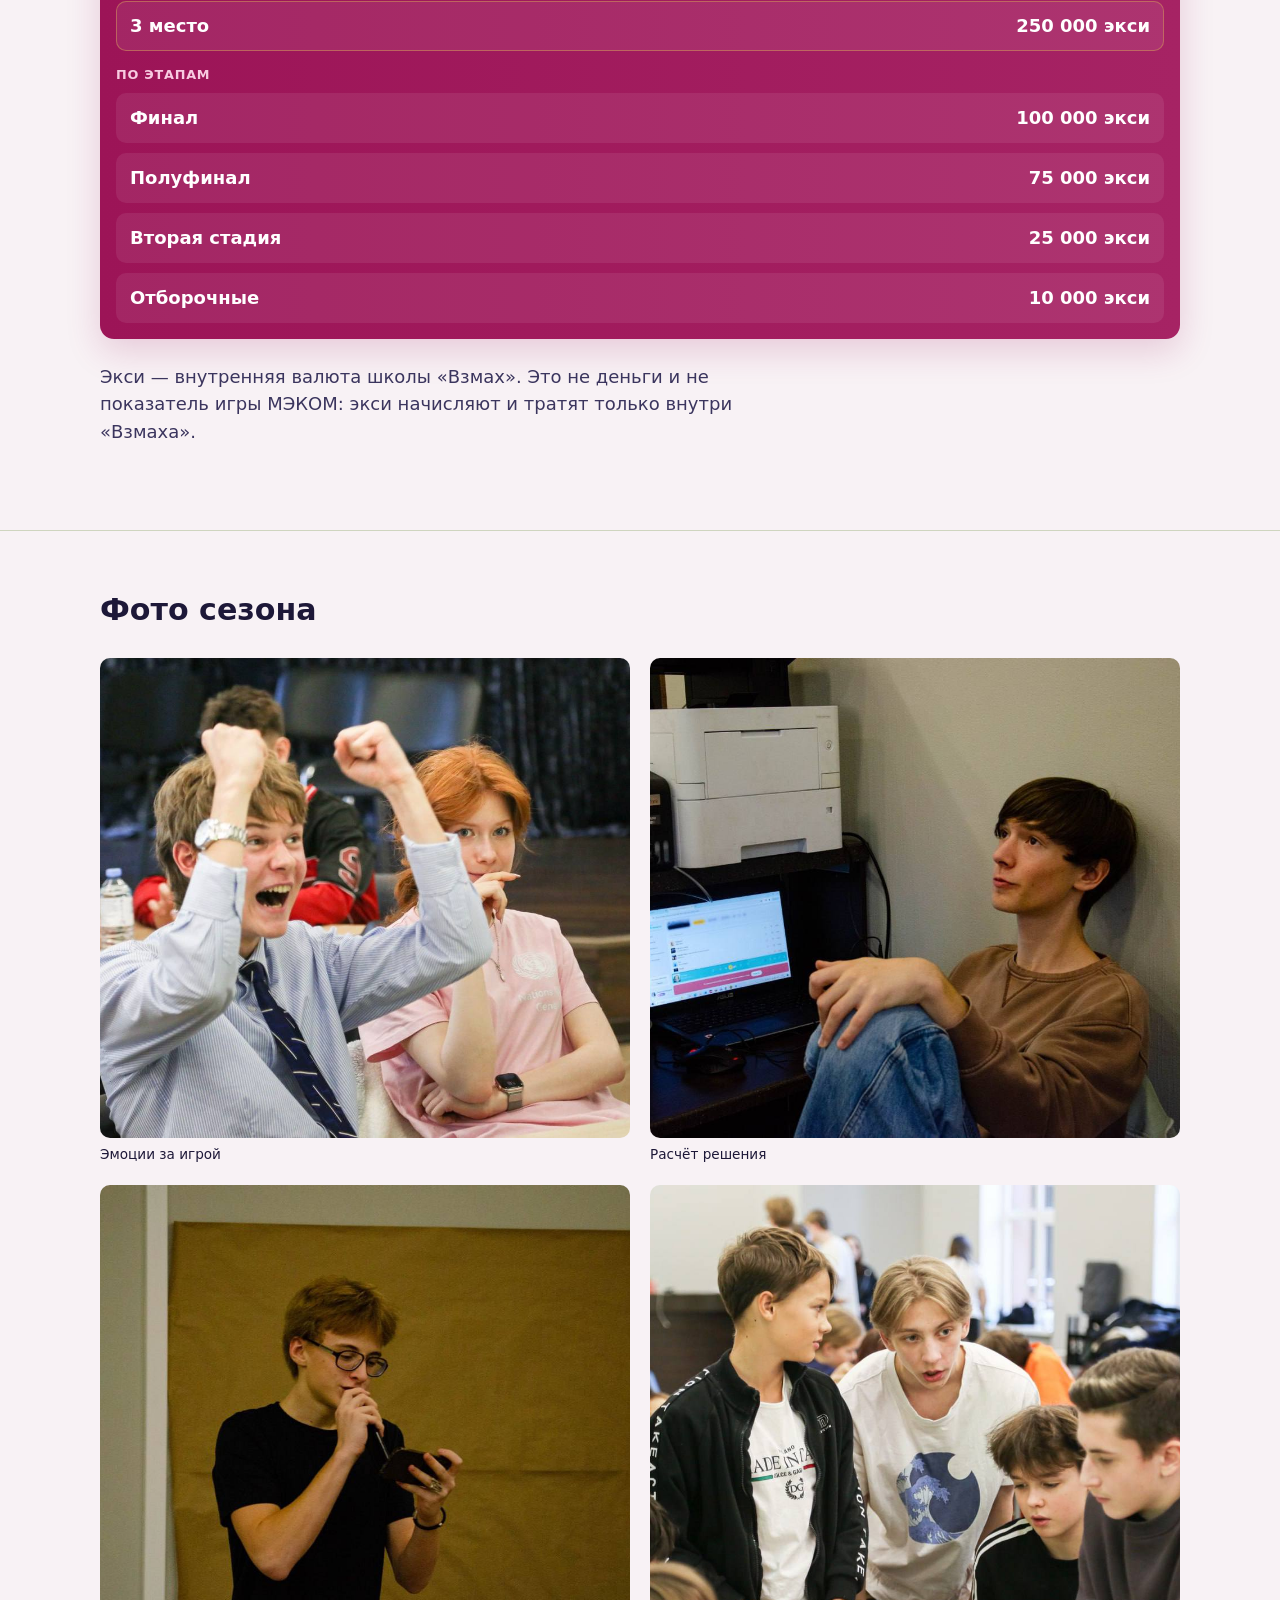
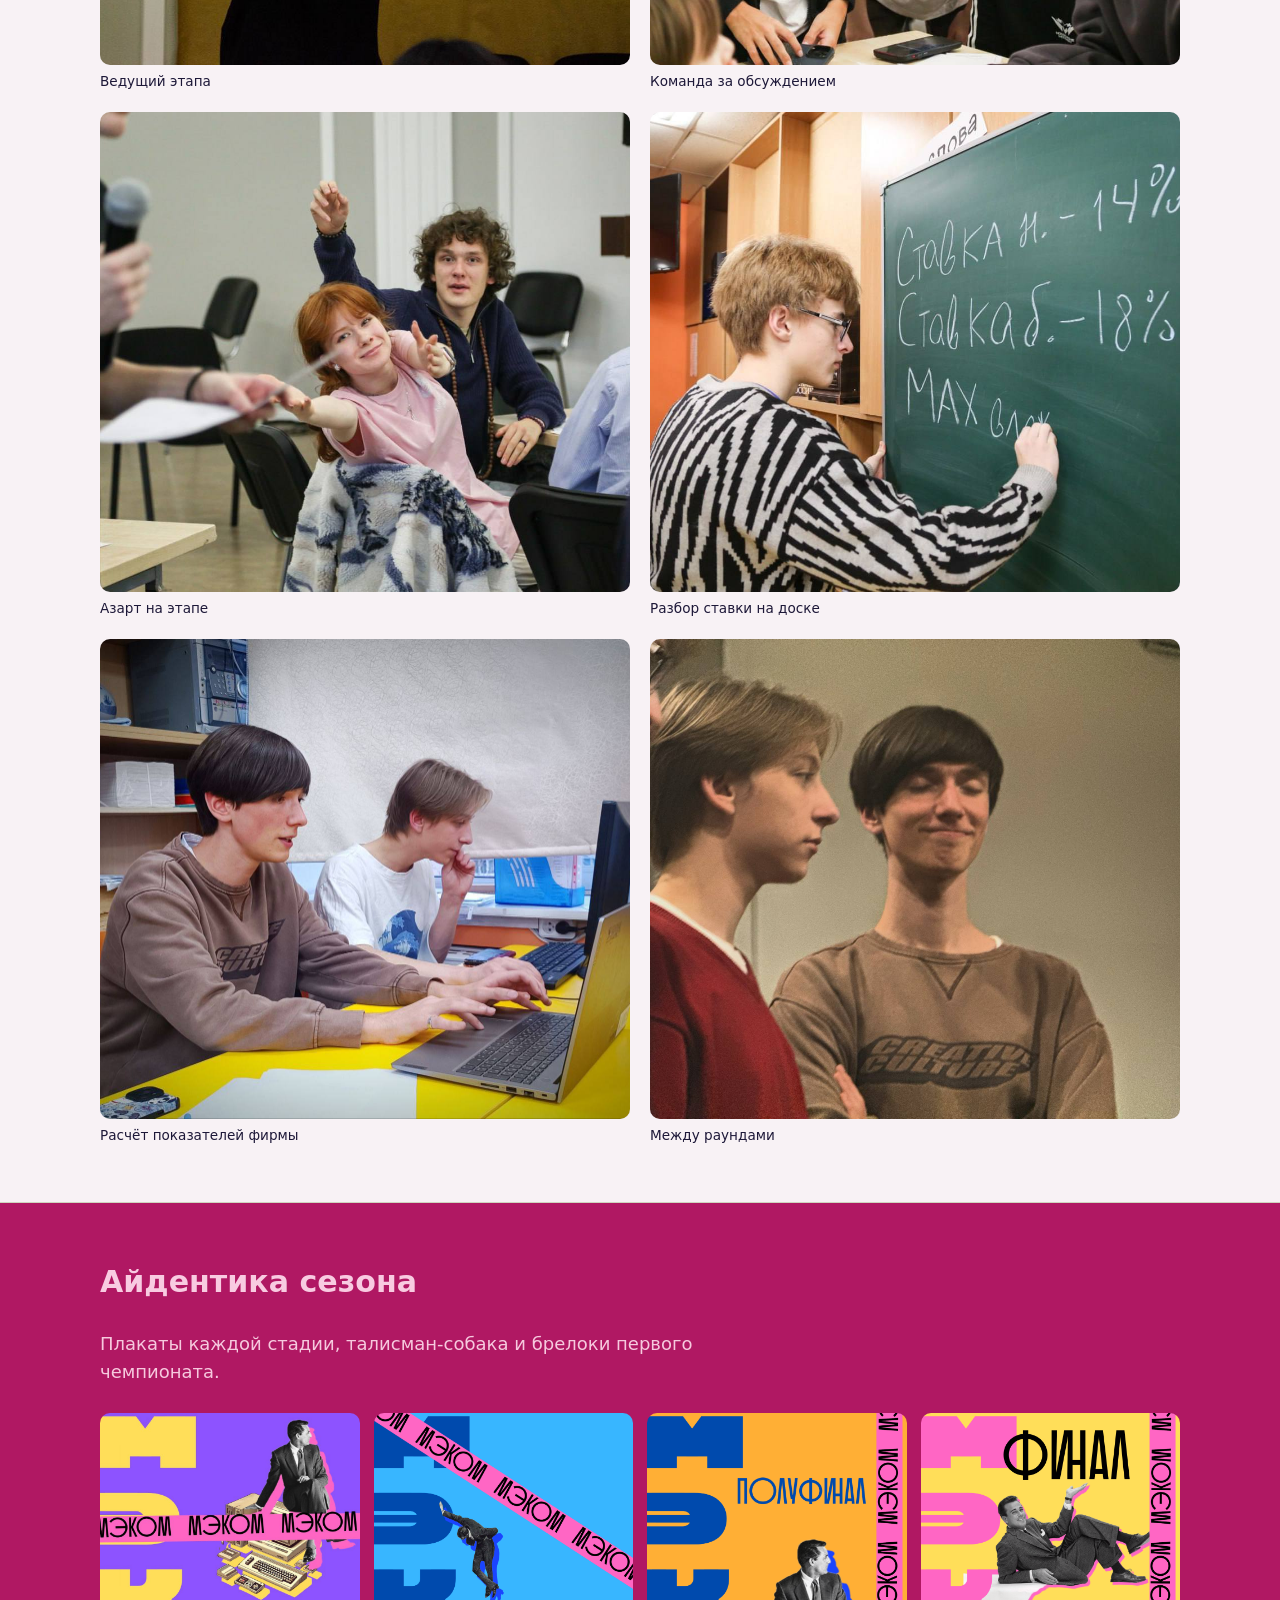
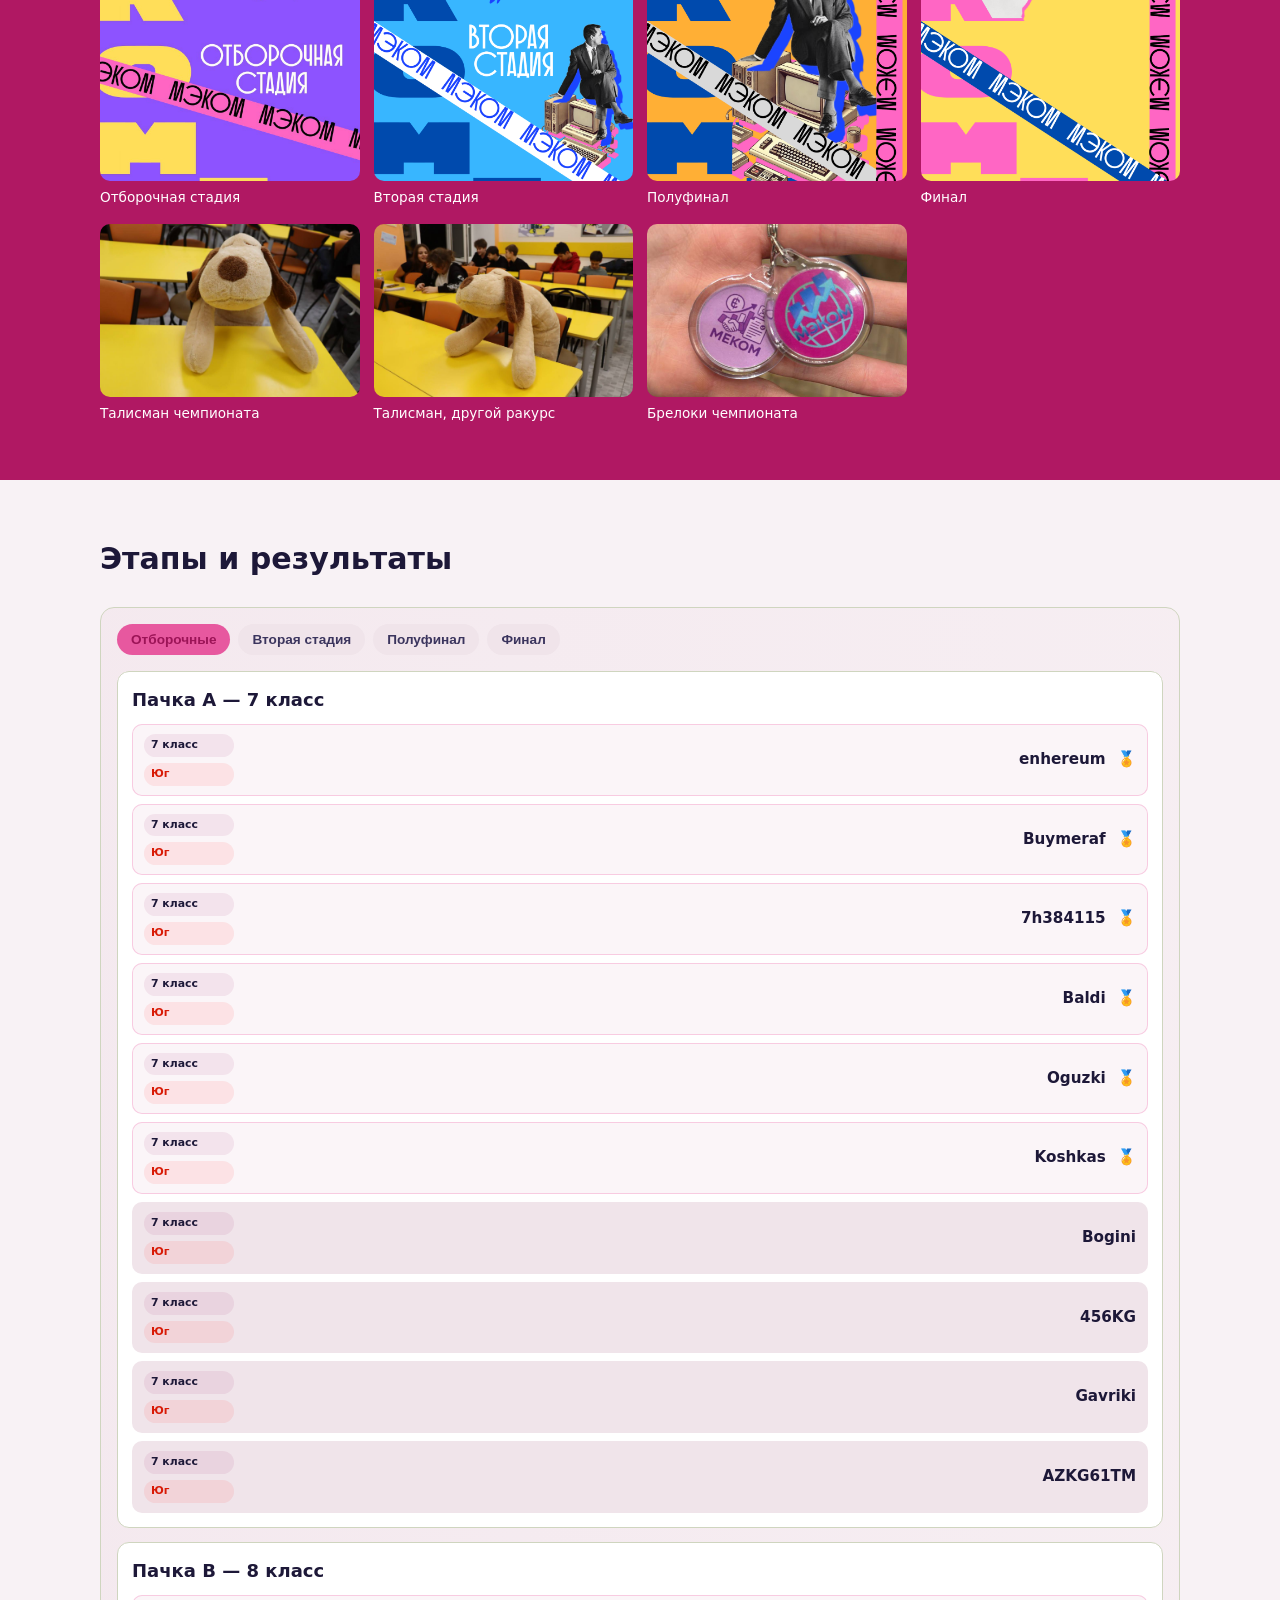
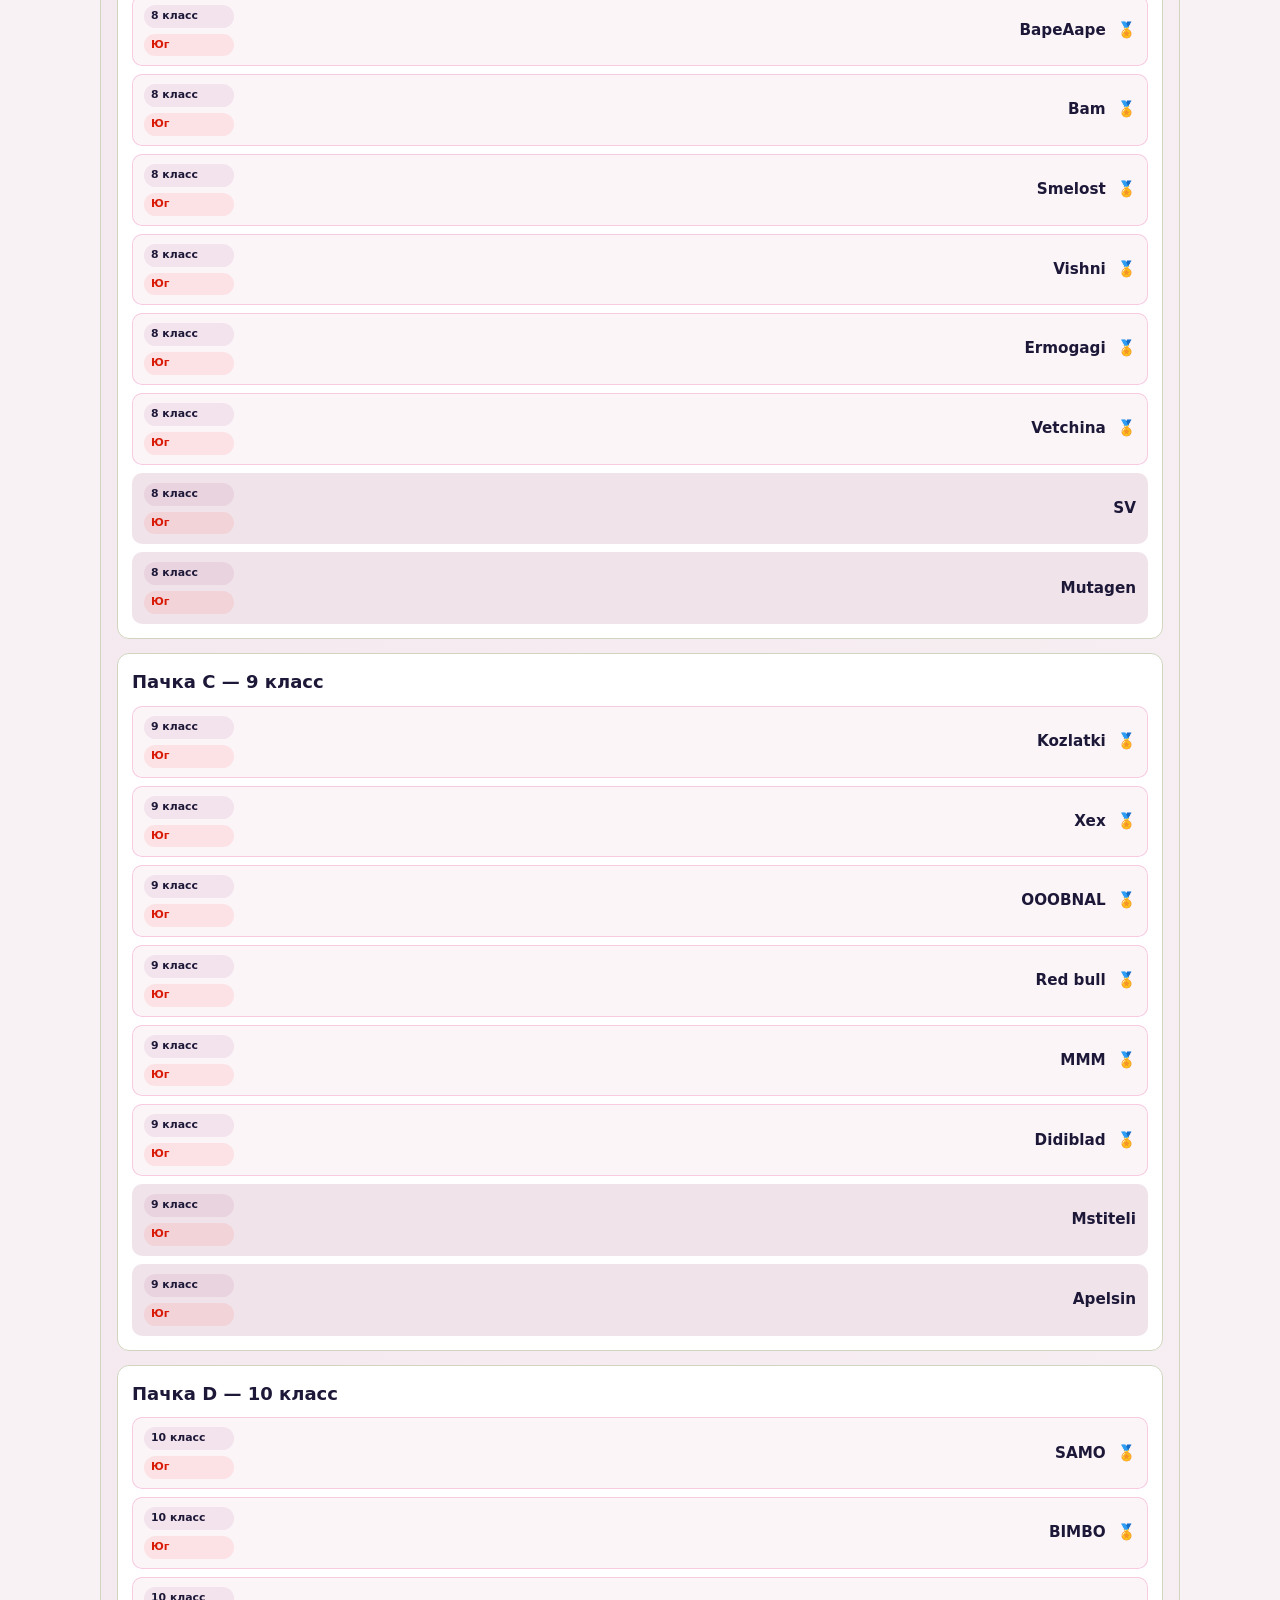
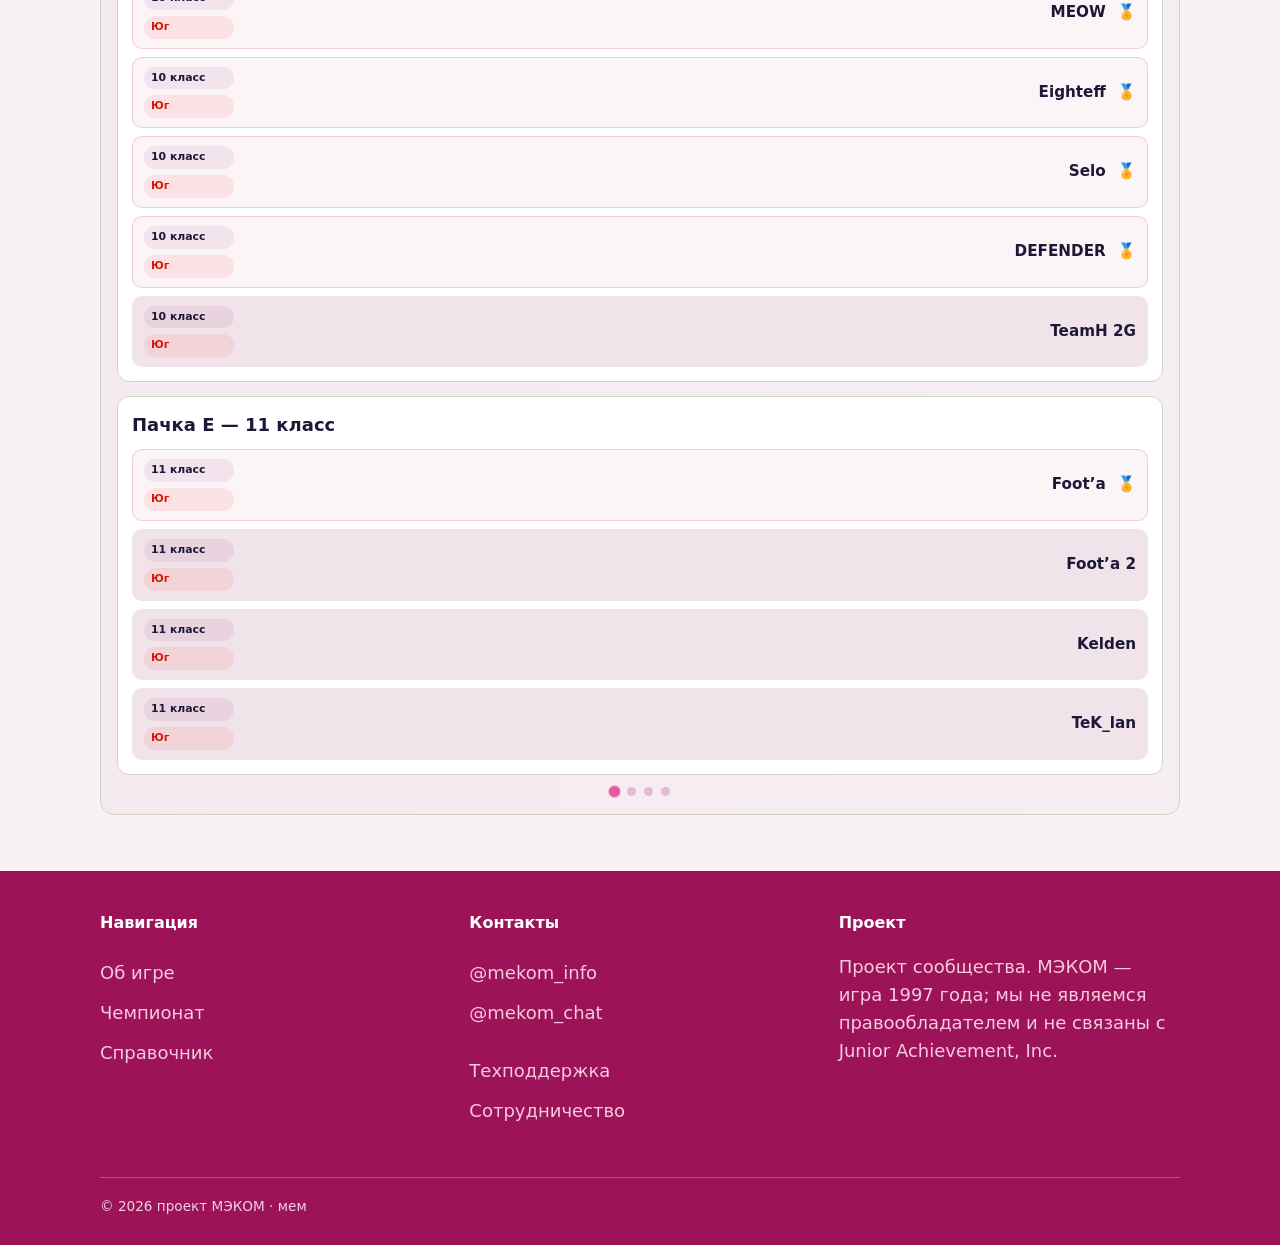
<file: championship/2025-26/index.html>
<!DOCTYPE html>
<html lang="ru" data-theme="champ-2025">
<head>
<meta charset="UTF-8">
<meta name="viewport" content="width=device-width, initial-scale=1">
<script src="../../assets/js/boot.js?v=20261115e" data-base="../../"></script>
<title>Архив сезона 2025/26 — турнирная сетка МЭКОМ</title>
<meta name="description" content="Турнирная сетка первого чемпионата «Взмаха» (сезон 2025/26) — архив, как она была опубликована.">
<link rel="icon" href="../../assets/favicon.svg">
<link rel="stylesheet" href="../../assets/css/tokens.css?v=20261115e">
<link rel="stylesheet" href="../../assets/css/style.css?v=20261116a">
<link rel="stylesheet" href="../../assets/css/archive-2025-26.css?v=20261117d">
</head>
<body>

<header class="site-header">
  <div class="wrap">
    <a class="logo" href="../../">МЭКОМ</a>
    <button type="button" class="nav-toggle" aria-expanded="false" aria-controls="main-nav" aria-label="Открыть меню">☰</button>
    <nav class="main-nav" id="main-nav" aria-label="Основная навигация">
      <a class="btn btn-accent" href="../">Чемпионат</a>
      <a href="../../#about">Об игре</a>
      <a href="../../#decisions">Как играть</a>
      <a href="../../docs/">Справочник</a>
      <a href="../../#community">Сообщество</a>
    </nav>
  </div>
</header>

<main>
  <section aria-labelledby="archive-title" data-reveal>
    <div class="wrap">
      <span class="mc25-badge">Архив сезона 2025/26</span>
      <h1 id="archive-title">Турнирная сетка — первый чемпионат «Взмаха»</h1>
      <p class="section-lead">Сезон завершён. Сетка перенесена со старого сайта в том виде, как была опубликована —
        реальные команды, классы, филиалы и отметки победителей по пачкам каждого этапа. Это архив только для
        просмотра: редактировать её здесь нельзя.</p>
      <div class="cta-row mt-24">
        <a class="btn btn-ghost" href="../">← Вернуться к текущему чемпионату</a>
      </div>
    </div>
  </section>

  <section aria-labelledby="winner-title" data-reveal class="section-accent">
    <div class="wrap">
      <h2 id="winner-title">Победители — команда SAMO</h2>
      <div class="mc25-winner">
        <a href="../../assets/img/history/2025-26/winners-samo.jpg" target="_blank" rel="noopener">
          <img src="../../assets/img/history/2025-26/winners-samo.jpg"
               alt="Победители первого чемпионата — команда SAMO, с талисманом чемпионата"
               width="1280" height="853" loading="lazy">
        </a>
        <p class="mc25-winner-caption">Победители первого чемпионата «Взмаха» — команда SAMO.</p>
      </div>
    </div>
  </section>

  <section aria-labelledby="prizes-title" data-reveal>
    <div class="wrap">
      <div class="prizes-section" data-prizes>
        <h2 id="prizes-title" class="prizes-heading">🏆 Призовые чемпионата 2025/26</h2>
        <h3 class="prizes-group">Итоговые места</h3>
        <div class="prizes-table" role="list" aria-label="Итоговые места">
          <div class="prize-row highlight" role="listitem">
            <div class="label">1 место</div>
            <div class="value"><span class="counter" data-target="1000001" aria-hidden="true">1&nbsp;000&nbsp;001</span><span class="mc25-sr">1&nbsp;000&nbsp;001</span>&nbsp;экси</div>
          </div>
          <div class="prize-row place-2" role="listitem">
            <div class="label">2 место</div>
            <div class="value"><span class="counter" data-target="500000" aria-hidden="true">500&nbsp;000</span><span class="mc25-sr">500&nbsp;000</span>&nbsp;экси</div>
          </div>
          <div class="prize-row place-3" role="listitem">
            <div class="label">3 место</div>
            <div class="value"><span class="counter" data-target="250000" aria-hidden="true">250&nbsp;000</span><span class="mc25-sr">250&nbsp;000</span>&nbsp;экси</div>
          </div>
        </div>
        <h3 class="prizes-group">По этапам</h3>
        <div class="prizes-table" role="list" aria-label="Призовые по этапам">
          <div class="prize-row" role="listitem">
            <div class="label">Финал</div>
            <div class="value"><span class="counter" data-target="100000" aria-hidden="true">100&nbsp;000</span><span class="mc25-sr">100&nbsp;000</span>&nbsp;экси</div>
          </div>
          <div class="prize-row" role="listitem">
            <div class="label">Полуфинал</div>
            <div class="value"><span class="counter" data-target="75000" aria-hidden="true">75&nbsp;000</span><span class="mc25-sr">75&nbsp;000</span>&nbsp;экси</div>
          </div>
          <div class="prize-row" role="listitem">
            <div class="label">Вторая стадия</div>
            <div class="value"><span class="counter" data-target="25000" aria-hidden="true">25&nbsp;000</span><span class="mc25-sr">25&nbsp;000</span>&nbsp;экси</div>
          </div>
          <div class="prize-row" role="listitem">
            <div class="label">Отборочные</div>
            <div class="value"><span class="counter" data-target="10000" aria-hidden="true">10&nbsp;000</span><span class="mc25-sr">10&nbsp;000</span>&nbsp;экси</div>
          </div>
        </div>
      </div>
      <p class="section-lead mt-24">Экси — внутренняя валюта школы «Взмах». Это не деньги и не показатель игры МЭКОМ: экси начисляют и тратят только внутри «Взмаха».</p>
    </div>
  </section>

  <section aria-labelledby="photos-title" data-reveal>
    <div class="wrap">
      <h2 id="photos-title">Фото сезона</h2>
      <div class="mc25-photo-grid">
        <figure class="mc25-photo">
          <a href="../../assets/img/history/2025-26/photo-1011.jpg" target="_blank" rel="noopener">
            <img src="../../assets/img/history/2025-26/photo-1011.jpg" alt="Капитан команды празднует удачное решение, рядом участница за ноутбуком" width="1280" height="853" loading="lazy">
          </a>
          <figcaption>Эмоции за игрой</figcaption>
        </figure>
        <figure class="mc25-photo">
          <a href="../../assets/img/history/2025-26/photo-1012.jpg" target="_blank" rel="noopener">
            <img src="../../assets/img/history/2025-26/photo-1012.jpg" alt="Участник обдумывает решение команды за компьютером" width="1280" height="822" loading="lazy">
          </a>
          <figcaption>Расчёт решения</figcaption>
        </figure>
        <figure class="mc25-photo">
          <a href="../../assets/img/history/2025-26/photo-1014.jpg" target="_blank" rel="noopener">
            <img src="../../assets/img/history/2025-26/photo-1014.jpg" alt="Ведущий комментирует ход этапа в микрофон" width="1280" height="824" loading="lazy">
          </a>
          <figcaption>Ведущий этапа</figcaption>
        </figure>
        <figure class="mc25-photo">
          <a href="../../assets/img/history/2025-26/photo-1019.jpg" target="_blank" rel="noopener">
            <img src="../../assets/img/history/2025-26/photo-1019.jpg" alt="Команда из четырёх человек разбирает решения за столом" width="1280" height="853" loading="lazy">
          </a>
          <figcaption>Команда за обсуждением</figcaption>
        </figure>
        <figure class="mc25-photo">
          <a href="../../assets/img/history/2025-26/photo-1021.jpg" target="_blank" rel="noopener">
            <img src="../../assets/img/history/2025-26/photo-1021.jpg" alt="Азартный момент обсуждения этапа, участники тянутся к камере" width="1280" height="853" loading="lazy">
          </a>
          <figcaption>Азарт на этапе</figcaption>
        </figure>
        <figure class="mc25-photo">
          <a href="../../assets/img/history/2025-26/photo-1023.jpg" target="_blank" rel="noopener">
            <img src="../../assets/img/history/2025-26/photo-1023.jpg" alt="Ведущий объясняет расчёт ставки на доске" width="1280" height="853" loading="lazy">
          </a>
          <figcaption>Разбор ставки на доске</figcaption>
        </figure>
        <figure class="mc25-photo">
          <a href="../../assets/img/history/2025-26/photo-1024.jpg" target="_blank" rel="noopener">
            <img src="../../assets/img/history/2025-26/photo-1024.jpg" alt="Команда считает показатели фирмы за ноутбуком" width="1280" height="961" loading="lazy">
          </a>
          <figcaption>Расчёт показателей фирмы</figcaption>
        </figure>
        <figure class="mc25-photo">
          <a href="../../assets/img/history/2025-26/photo-1076.jpg" target="_blank" rel="noopener">
            <img src="../../assets/img/history/2025-26/photo-1076.jpg" alt="Участники чемпионата между раундами" width="1280" height="960" loading="lazy">
          </a>
          <figcaption>Между раундами</figcaption>
        </figure>
      </div>
    </div>
  </section>

  <section aria-labelledby="identity-title" data-reveal class="section-accent">
    <div class="wrap">
      <h2 id="identity-title">Айдентика сезона</h2>
      <p class="section-lead">Плакаты каждой стадии, талисман-собака и брелоки первого чемпионата.</p>
      <div class="mc25-identity-grid mc25-poster-grid mt-20">
        <figure class="mc25-poster">
          <a href="../../assets/img/history/2025-26/identity/poster-1-otbor.jpg" target="_blank" rel="noopener" aria-label="Открыть плакат в полном размере">
            <img src="../../assets/img/history/2025-26/identity/poster-1-otbor.jpg" alt="Плакат отборочной стадии чемпионата 2025/26" width="904" height="1280" loading="lazy">
          </a>
          <figcaption>Отборочная стадия</figcaption>
        </figure>
        <figure class="mc25-poster">
          <a href="../../assets/img/history/2025-26/identity/poster-2-vtoraya.png" target="_blank" rel="noopener" aria-label="Открыть плакат в полном размере">
            <img src="../../assets/img/history/2025-26/identity/poster-2-vtoraya.png" alt="Плакат второй стадии чемпионата 2025/26" width="1860" height="2631" loading="lazy">
          </a>
          <figcaption>Вторая стадия</figcaption>
        </figure>
        <figure class="mc25-poster">
          <a href="../../assets/img/history/2025-26/identity/poster-3-polufinal.png" target="_blank" rel="noopener" aria-label="Открыть плакат в полном размере">
            <img src="../../assets/img/history/2025-26/identity/poster-3-polufinal.png" alt="Плакат полуфинала чемпионата 2025/26" width="1860" height="2631" loading="lazy">
          </a>
          <figcaption>Полуфинал</figcaption>
        </figure>
        <figure class="mc25-poster">
          <a href="../../assets/img/history/2025-26/identity/poster-4-final.png" target="_blank" rel="noopener" aria-label="Открыть плакат в полном размере">
            <img src="../../assets/img/history/2025-26/identity/poster-4-final.png" alt="Плакат финала чемпионата 2025/26" width="1860" height="2631" loading="lazy">
          </a>
          <figcaption>Финал</figcaption>
        </figure>
      </div>
      <div class="mc25-identity-grid mc25-misc-grid mt-24">
        <figure class="mc25-photo">
          <a href="../../assets/img/history/2025-26/identity/talisman-1.jpg" target="_blank" rel="noopener">
            <img src="../../assets/img/history/2025-26/identity/talisman-1.jpg" alt="Талисман чемпионата — плюшевая собака" width="1280" height="853" loading="lazy">
          </a>
          <figcaption>Талисман чемпионата</figcaption>
        </figure>
        <figure class="mc25-photo">
          <a href="../../assets/img/history/2025-26/identity/talisman-2.jpg" target="_blank" rel="noopener">
            <img src="../../assets/img/history/2025-26/identity/talisman-2.jpg" alt="Талисман чемпионата — плюшевая собака, другой ракурс" width="1280" height="853" loading="lazy">
          </a>
          <figcaption>Талисман, другой ракурс</figcaption>
        </figure>
        <figure class="mc25-photo">
          <a href="../../assets/img/history/2025-26/identity/breloki.jpg" target="_blank" rel="noopener">
            <img src="../../assets/img/history/2025-26/identity/breloki.jpg" alt="Брелоки чемпионата 2025" width="959" height="1141" loading="lazy">
          </a>
          <figcaption>Брелоки чемпионата</figcaption>
        </figure>
      </div>
    </div>
  </section>

  <section aria-labelledby="bracket-archive-title" data-reveal>
    <div class="wrap">
      <h2 id="bracket-archive-title" class="soon-tight">Этапы и результаты</h2>
      <div class="mc25-bracket mt-20" data-mc25-root hidden></div>
    </div>
  </section>
</main>

<footer class="site-footer">
  <div class="wrap">
    <div class="footer-cols">
      <div>
        <h3>Навигация</h3>
        <p><a href="../../#about">Об игре</a><br><a href="../">Чемпионат</a><br><a href="../../docs/">Справочник</a></p>
      </div>
      <div>
        <h3>Контакты</h3>
        <p><a data-site="channel" href="https://t.me/mekom_info" target="_blank" rel="noopener">@mekom_info</a><br><a data-site="support" href="https://t.me/mekom_chat" target="_blank" rel="noopener">@mekom_chat</a></p>
        <p><a data-site="support-bot" href="https://t.me/mecom_tgk_bot?start=support" target="_blank" rel="noopener">Техподдержка</a><br><a data-site="partner-bot" href="https://t.me/mecom_tgk_bot?start=partner" target="_blank" rel="noopener">Сотрудничество</a></p>
      </div>
      <div>
        <h3>Проект</h3>
        <p>Проект сообщества. МЭКОМ — игра 1997 года; мы не являемся правообладателем и не связаны с Junior Achievement, Inc.</p>
      </div>
    </div>
    <div class="footer-legal">© <span data-site="year">2026</span> проект МЭКОМ · <a class="credit" href="https://www.youtube.com/watch?v=HIcSWuKMwOw" target="_blank" rel="noopener" title="почему?">мем</a></div>
  </div>
</footer>

<script src="../../assets/js/main.js?v=20261117d"></script>
<script src="../../assets/js/bracket.js?v=20261117d"></script>
<script src="../../assets/js/archive-2025-26.js?v=20261115e"></script>
</body>
</html>
</file>
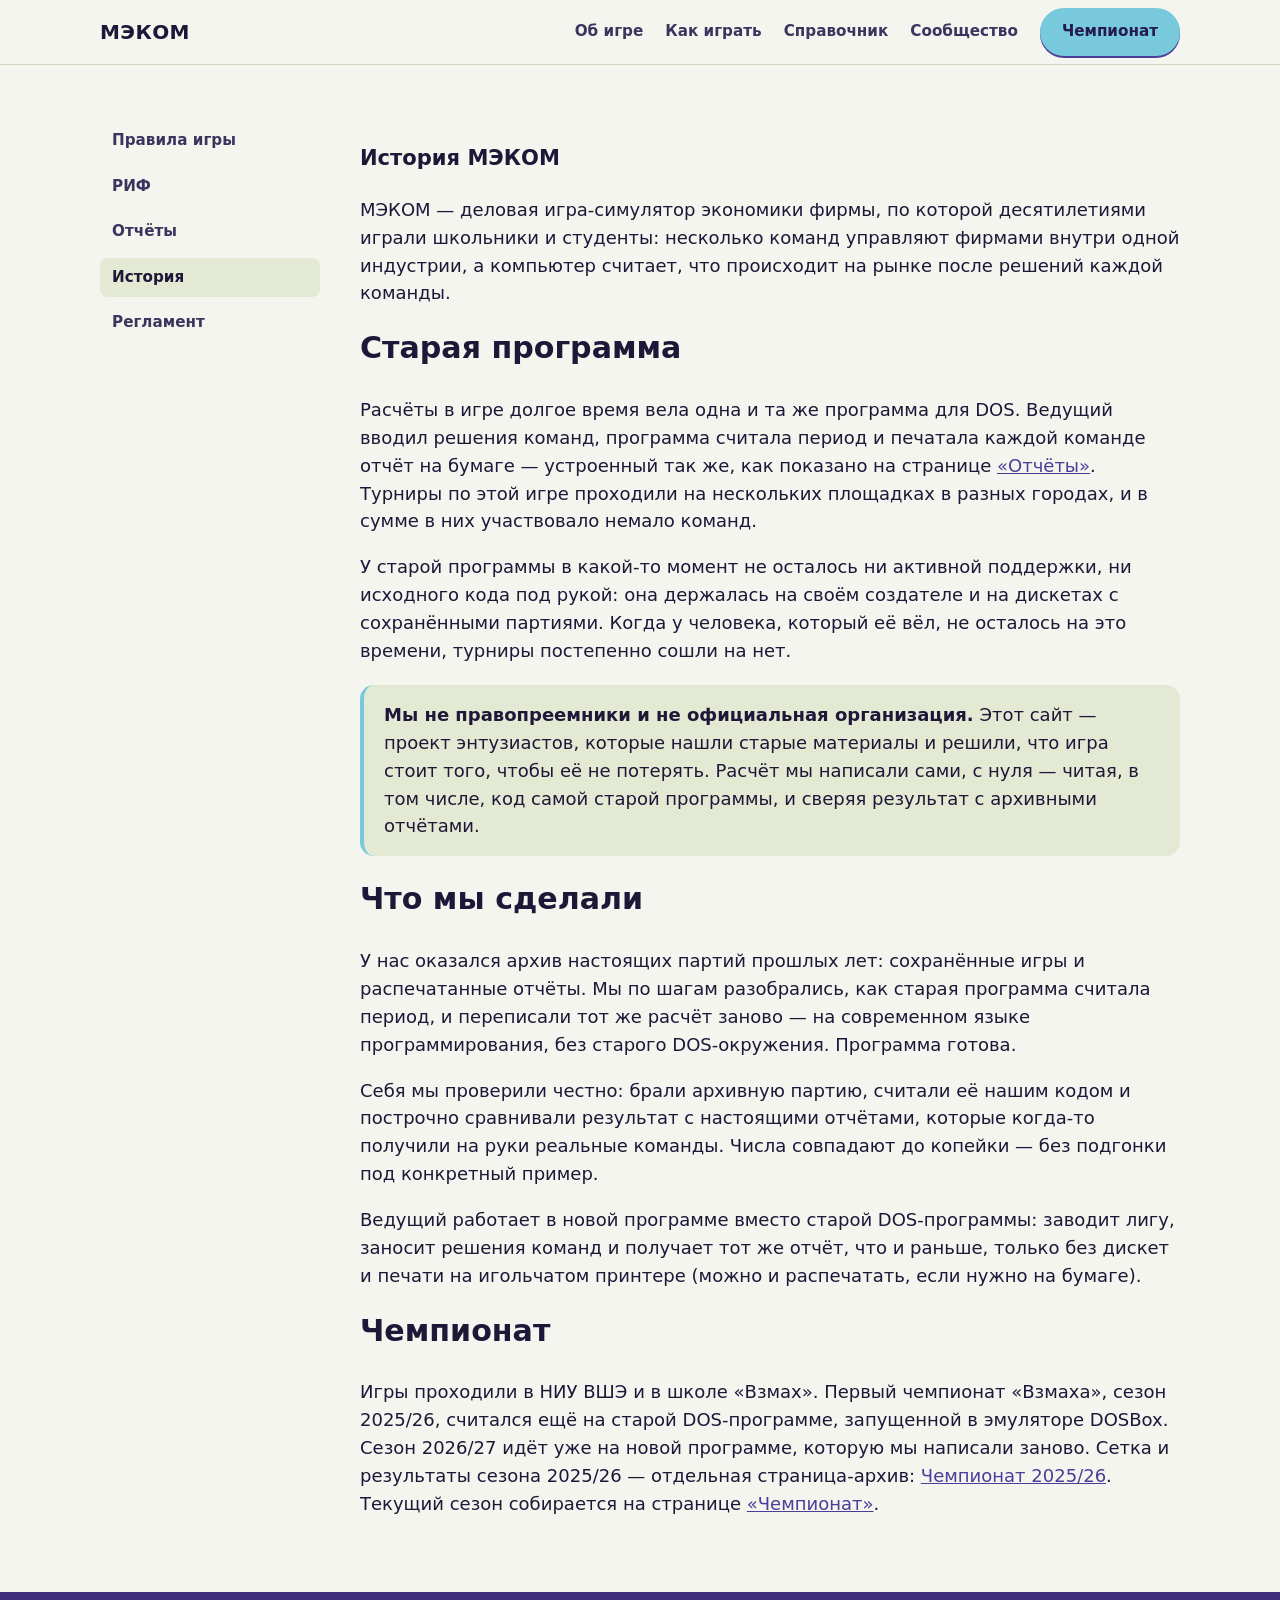
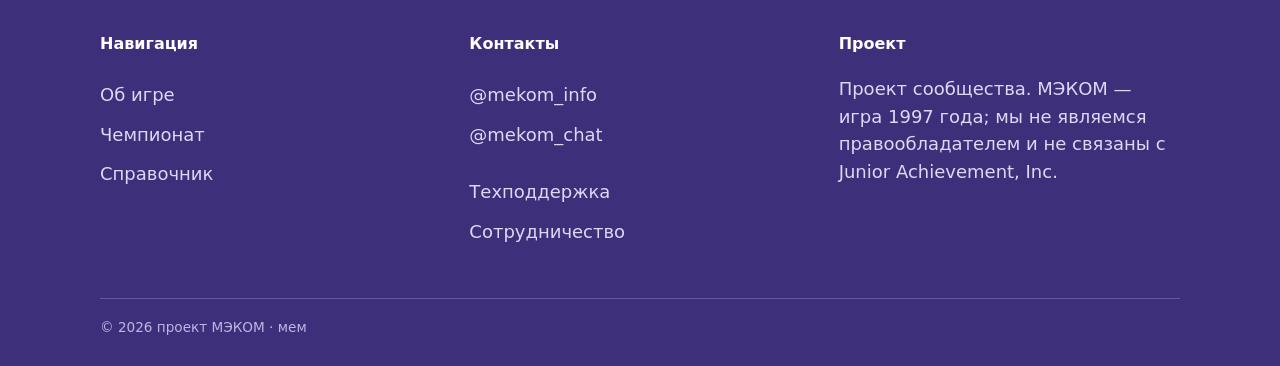
<file: docs/history.html>
<!DOCTYPE html>
<html lang="ru">
<head>
<meta charset="UTF-8">
<meta name="viewport" content="width=device-width, initial-scale=1">
<title>История МЭКОМ — справочник</title>
<meta name="description" content="Откуда взялся МЭКОМ, почему старая программа перестала развиваться и как сообщество переносит игру на современные технологии.">
<link rel="icon" href="../assets/favicon.svg">
<link rel="stylesheet" href="../assets/css/tokens.css?v=20261115e">
<link rel="stylesheet" href="../assets/css/style.css?v=20261116a">
</head>
<body>

<header class="site-header">
  <div class="wrap">
    <a class="logo" href="../">МЭКОМ</a>
    <button type="button" class="nav-toggle" aria-expanded="false" aria-controls="main-nav" aria-label="Открыть меню">☰</button>
    <nav class="main-nav" id="main-nav" aria-label="Основная навигация">
      <a class="btn btn-accent" href="../championship/">Чемпионат</a>
      <a href="../#about">Об игре</a>
      <a href="../#decisions">Как играть</a>
      <a href="./">Справочник</a>
      <a href="../#community">Сообщество</a>
    </nav>
  </div>
</header>

<main>
  <section aria-labelledby="history-title" data-reveal>
    <div class="wrap handbook-layout">
      <nav class="handbook-nav" aria-label="Разделы справочника">
        <ul>
          <li><a href="rules.html">Правила игры</a></li>
          <li><a href="rif.html">РИФ</a></li>
          <li><a href="reports.html">Отчёты</a></li>
          <li><a href="history.html" aria-current="page">История</a></li>
          <li><a href="regulations.html">Регламент</a></li>
        </ul>
      </nav>
      <article class="handbook-article">
        <h1 id="history-title">История МЭКОМ</h1>

        <p>МЭКОМ — деловая игра-симулятор экономики фирмы, по которой десятилетиями
        играли школьники и студенты: несколько команд управляют фирмами внутри одной
        индустрии, а компьютер считает, что происходит на рынке после решений каждой
        команды.</p>

        <h2>Старая программа</h2>
        <p>Расчёты в игре долгое время вела одна и та же программа для DOS. Ведущий вводил
        решения команд, программа считала период и печатала каждой команде отчёт на
        бумаге — устроенный так же, как показано на странице
        <a href="reports.html">«Отчёты»</a>. Турниры по этой игре проходили на нескольких
        площадках в разных городах, и в сумме в них участвовало немало команд.</p>

        <p>У старой программы в какой-то момент не осталось ни активной поддержки, ни
        исходного кода под рукой: она держалась на своём создателе и на дискетах с
        сохранёнными партиями. Когда у человека, который её вёл, не осталось на это
        времени, турниры постепенно сошли на нет.</p>

        <div class="fact-box">
          <strong>Мы не правопреемники и не официальная организация.</strong> Этот сайт —
          проект энтузиастов, которые нашли старые материалы и решили, что игра стоит
          того, чтобы её не потерять. Расчёт мы написали сами, с нуля — читая, в том
          числе, код самой старой программы, и сверяя результат с архивными отчётами.
        </div>

        <h2>Что мы сделали</h2>
        <p>У нас оказался архив настоящих партий прошлых лет: сохранённые игры и
        распечатанные отчёты. Мы по шагам разобрались, как старая программа считала
        период, и переписали тот же расчёт заново — на современном языке программирования,
        без старого DOS-окружения. Программа готова.</p>

        <p>Себя мы проверили честно: брали архивную партию, считали её нашим кодом и
        построчно сравнивали результат с настоящими отчётами, которые когда-то получили
        на руки реальные команды. Числа совпадают до копейки — без подгонки под
        конкретный пример.</p>

        <p>Ведущий работает в новой программе вместо старой DOS-программы: заводит лигу, заносит решения команд
        и получает тот же отчёт, что и раньше, только без дискет и печати на
        игольчатом принтере (можно и распечатать, если нужно на бумаге).</p>

        <h2>Чемпионат</h2>
        <p>Игры проходили в НИУ ВШЭ и в школе «Взмах». Первый чемпионат «Взмаха», сезон
        2025/26, считался ещё на старой DOS-программе, запущенной в эмуляторе DOSBox.
        Сезон 2026/27 идёт уже на новой программе, которую мы написали заново.
        Сетка и результаты сезона 2025/26 — отдельная страница-архив:
        <a href="../championship/2025-26/">Чемпионат 2025/26</a>. Текущий сезон собирается
        на странице <a href="../championship/">«Чемпионат»</a>.</p>
      </article>
    </div>
  </section>
</main>

<footer class="site-footer">
  <div class="wrap">
    <div class="footer-cols">
      <div>
        <h3>Навигация</h3>
        <p><a href="../#about">Об игре</a><br><a href="../championship/">Чемпионат</a><br><a href="./">Справочник</a></p>
      </div>
      <div>
        <h3>Контакты</h3>
        <p><a data-site="channel" href="https://t.me/mekom_info" target="_blank" rel="noopener">@mekom_info</a><br><a data-site="support" href="https://t.me/mekom_chat" target="_blank" rel="noopener">@mekom_chat</a></p>
        <p><a data-site="support-bot" href="https://t.me/mecom_tgk_bot?start=support" target="_blank" rel="noopener">Техподдержка</a><br><a data-site="partner-bot" href="https://t.me/mecom_tgk_bot?start=partner" target="_blank" rel="noopener">Сотрудничество</a></p>
      </div>
      <div>
        <h3>Проект</h3>
        <p>Проект сообщества. МЭКОМ — игра 1997 года; мы не являемся правообладателем и не связаны с Junior Achievement, Inc.</p>
      </div>
    </div>
    <div class="footer-legal">© <span data-site="year">2026</span> проект МЭКОМ · <a class="credit" href="https://www.youtube.com/watch?v=HIcSWuKMwOw" target="_blank" rel="noopener" title="почему?">мем</a></div>
  </div>
</footer>

<script src="../assets/js/boot.js?v=20261115e" data-base="../"></script>
<script src="../assets/js/main.js?v=20261116a"></script>
</body>
</html>
</file>
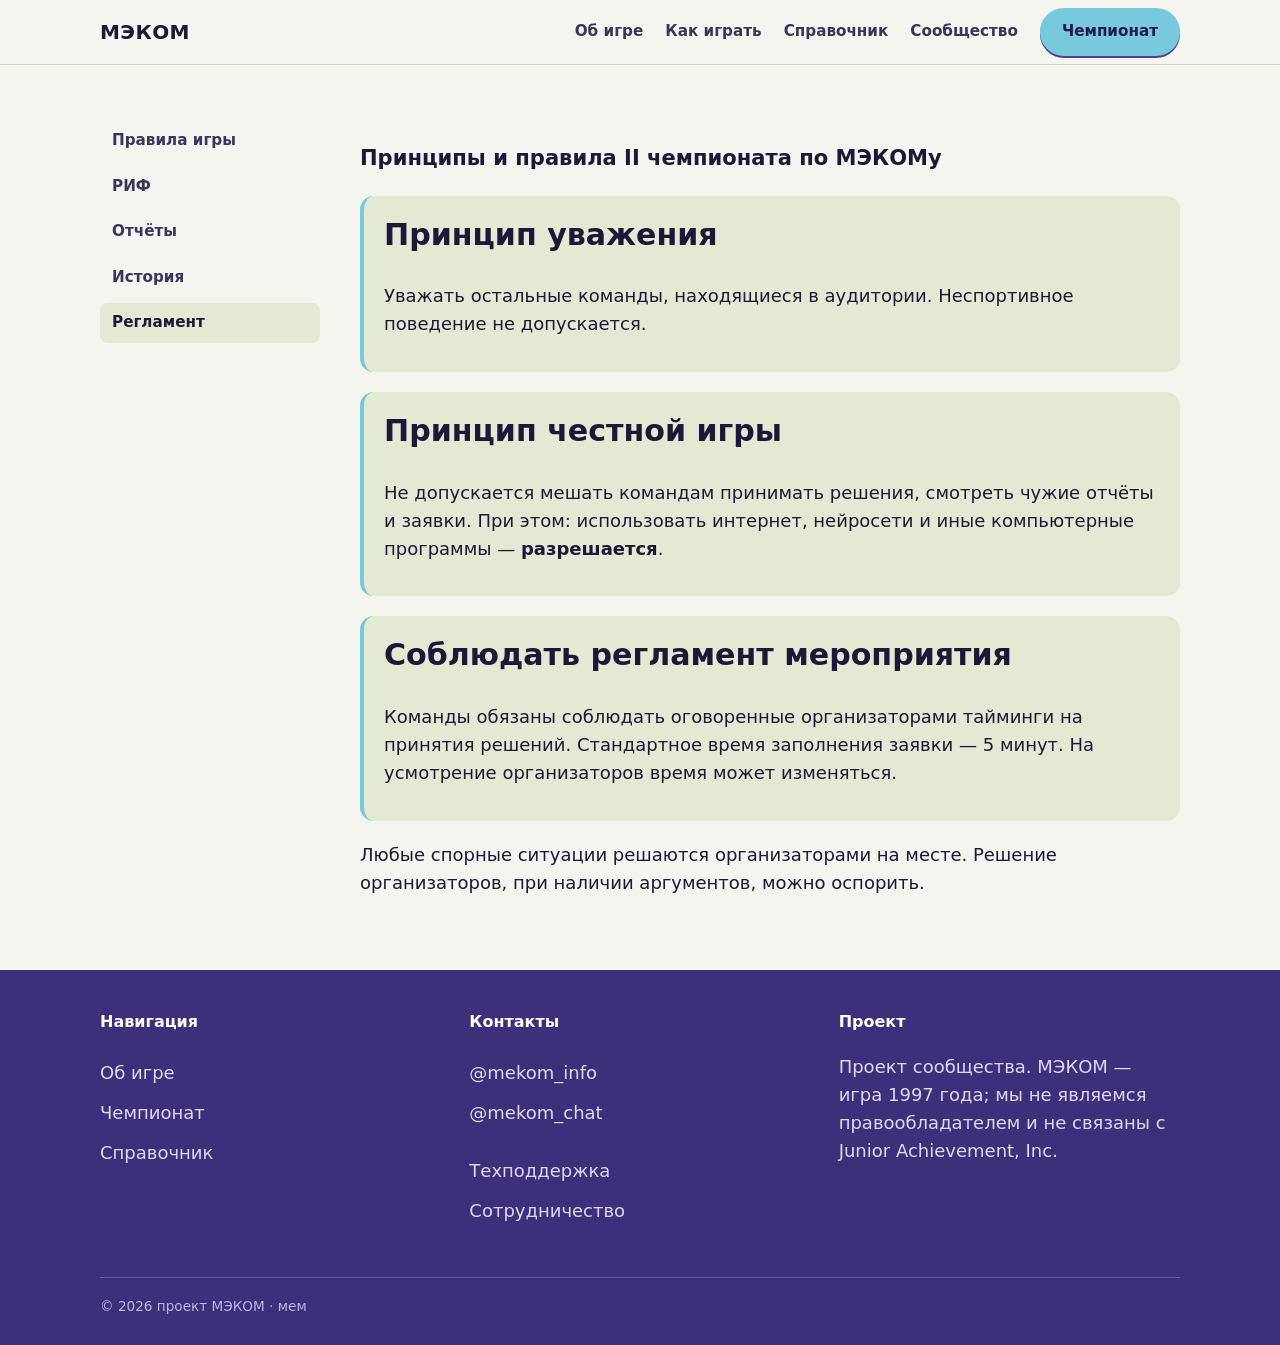
<file: docs/regulations.html>
<!DOCTYPE html>
<html lang="ru">
<head>
<meta charset="UTF-8">
<meta name="viewport" content="width=device-width, initial-scale=1">
<title>Регламент — справочник МЭКОМ</title>
<meta name="description" content="Принципы и правила чемпионата по МЭКОМу: уважение, честная игра и регламент мероприятия.">
<link rel="icon" href="../assets/favicon.svg">
<link rel="stylesheet" href="../assets/css/tokens.css?v=20261115e">
<link rel="stylesheet" href="../assets/css/style.css?v=20261116a">
</head>
<body>

<header class="site-header">
  <div class="wrap">
    <a class="logo" href="../">МЭКОМ</a>
    <button type="button" class="nav-toggle" aria-expanded="false" aria-controls="main-nav" aria-label="Открыть меню">☰</button>
    <nav class="main-nav" id="main-nav" aria-label="Основная навигация">
      <a class="btn btn-accent" href="../championship/">Чемпионат</a>
      <a href="../#about">Об игре</a>
      <a href="../#decisions">Как играть</a>
      <a href="./">Справочник</a>
      <a href="../#community">Сообщество</a>
    </nav>
  </div>
</header>

<main>
  <section aria-labelledby="regulations-title" data-reveal>
    <div class="wrap handbook-layout">
      <nav class="handbook-nav" aria-label="Разделы справочника">
        <ul>
          <li><a href="rules.html">Правила игры</a></li>
          <li><a href="rif.html">РИФ</a></li>
          <li><a href="reports.html">Отчёты</a></li>
          <li><a href="history.html">История</a></li>
          <li><a href="regulations.html" aria-current="page">Регламент</a></li>
        </ul>
      </nav>
      <article class="handbook-article">
        <h1 id="regulations-title">Принципы и правила II чемпионата по МЭКОМу</h1>

        <div class="fact-box">
          <h2>Принцип уважения</h2>
          <p>Уважать остальные команды, находящиеся в аудитории. Неспортивное поведение
          не допускается.</p>
        </div>

        <div class="fact-box">
          <h2>Принцип честной игры</h2>
          <p>Не допускается мешать командам принимать решения, смотреть чужие отчёты и
          заявки. При этом: использовать интернет, нейросети и иные компьютерные
          программы — <strong>разрешается</strong>.</p>
        </div>

        <div class="fact-box">
          <h2>Соблюдать регламент мероприятия</h2>
          <p>Команды обязаны соблюдать оговоренные организаторами тайминги на принятия
          решений. Стандартное время заполнения заявки — 5 минут. На усмотрение
          организаторов время может изменяться.</p>
        </div>

        <p>Любые спорные ситуации решаются организаторами на месте. Решение
        организаторов, при наличии аргументов, можно оспорить.</p>
      </article>
    </div>
  </section>
</main>

<footer class="site-footer">
  <div class="wrap">
    <div class="footer-cols">
      <div>
        <h3>Навигация</h3>
        <p><a href="../#about">Об игре</a><br><a href="../championship/">Чемпионат</a><br><a href="./">Справочник</a></p>
      </div>
      <div>
        <h3>Контакты</h3>
        <p><a data-site="channel" href="https://t.me/mekom_info" target="_blank" rel="noopener">@mekom_info</a><br><a data-site="support" href="https://t.me/mekom_chat" target="_blank" rel="noopener">@mekom_chat</a></p>
        <p><a data-site="support-bot" href="https://t.me/mecom_tgk_bot?start=support" target="_blank" rel="noopener">Техподдержка</a><br><a data-site="partner-bot" href="https://t.me/mecom_tgk_bot?start=partner" target="_blank" rel="noopener">Сотрудничество</a></p>
      </div>
      <div>
        <h3>Проект</h3>
        <p>Проект сообщества. МЭКОМ — игра 1997 года; мы не являемся правообладателем и не связаны с Junior Achievement, Inc.</p>
      </div>
    </div>
    <div class="footer-legal">© <span data-site="year">2026</span> проект МЭКОМ · <a class="credit" href="https://www.youtube.com/watch?v=HIcSWuKMwOw" target="_blank" rel="noopener" title="почему?">мем</a></div>
  </div>
</footer>

<script src="../assets/js/boot.js?v=20261115e" data-base="../"></script>
<script src="../assets/js/main.js?v=20261116a"></script>
</body>
</html>
</file>
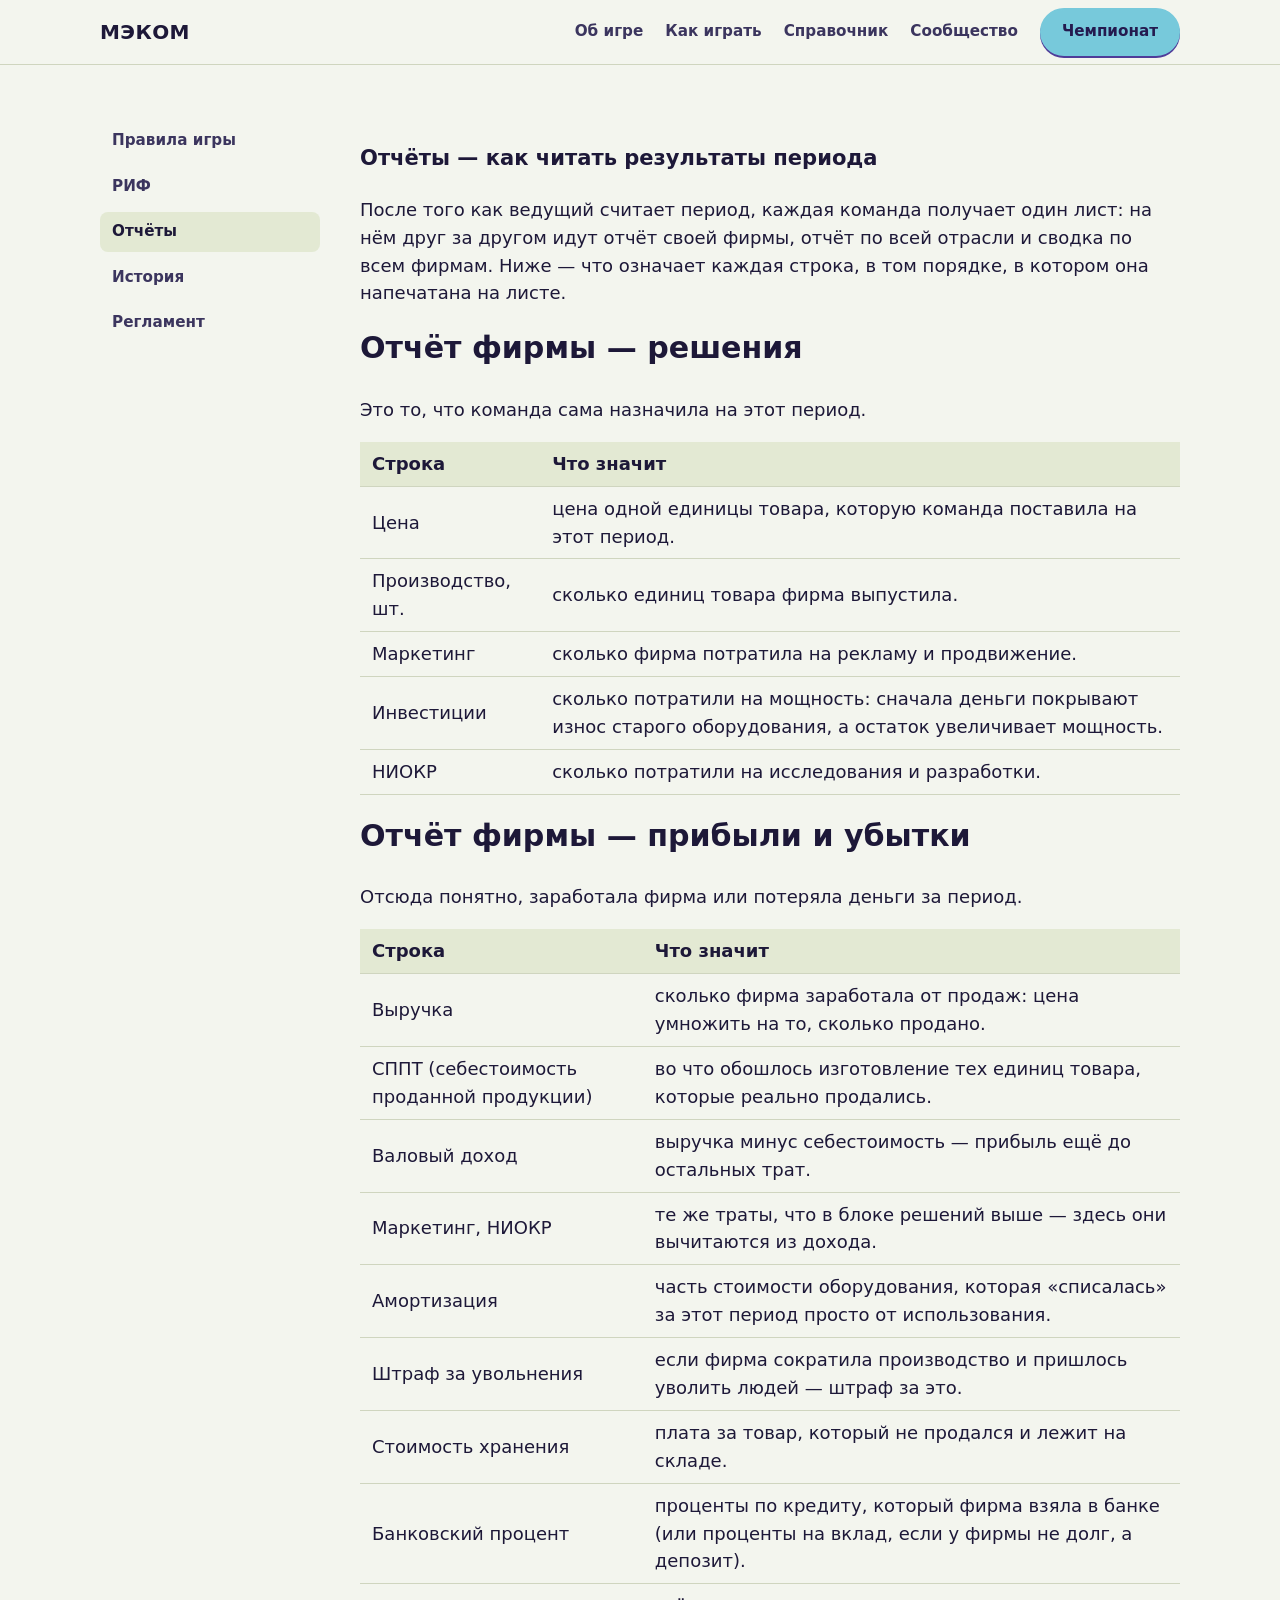
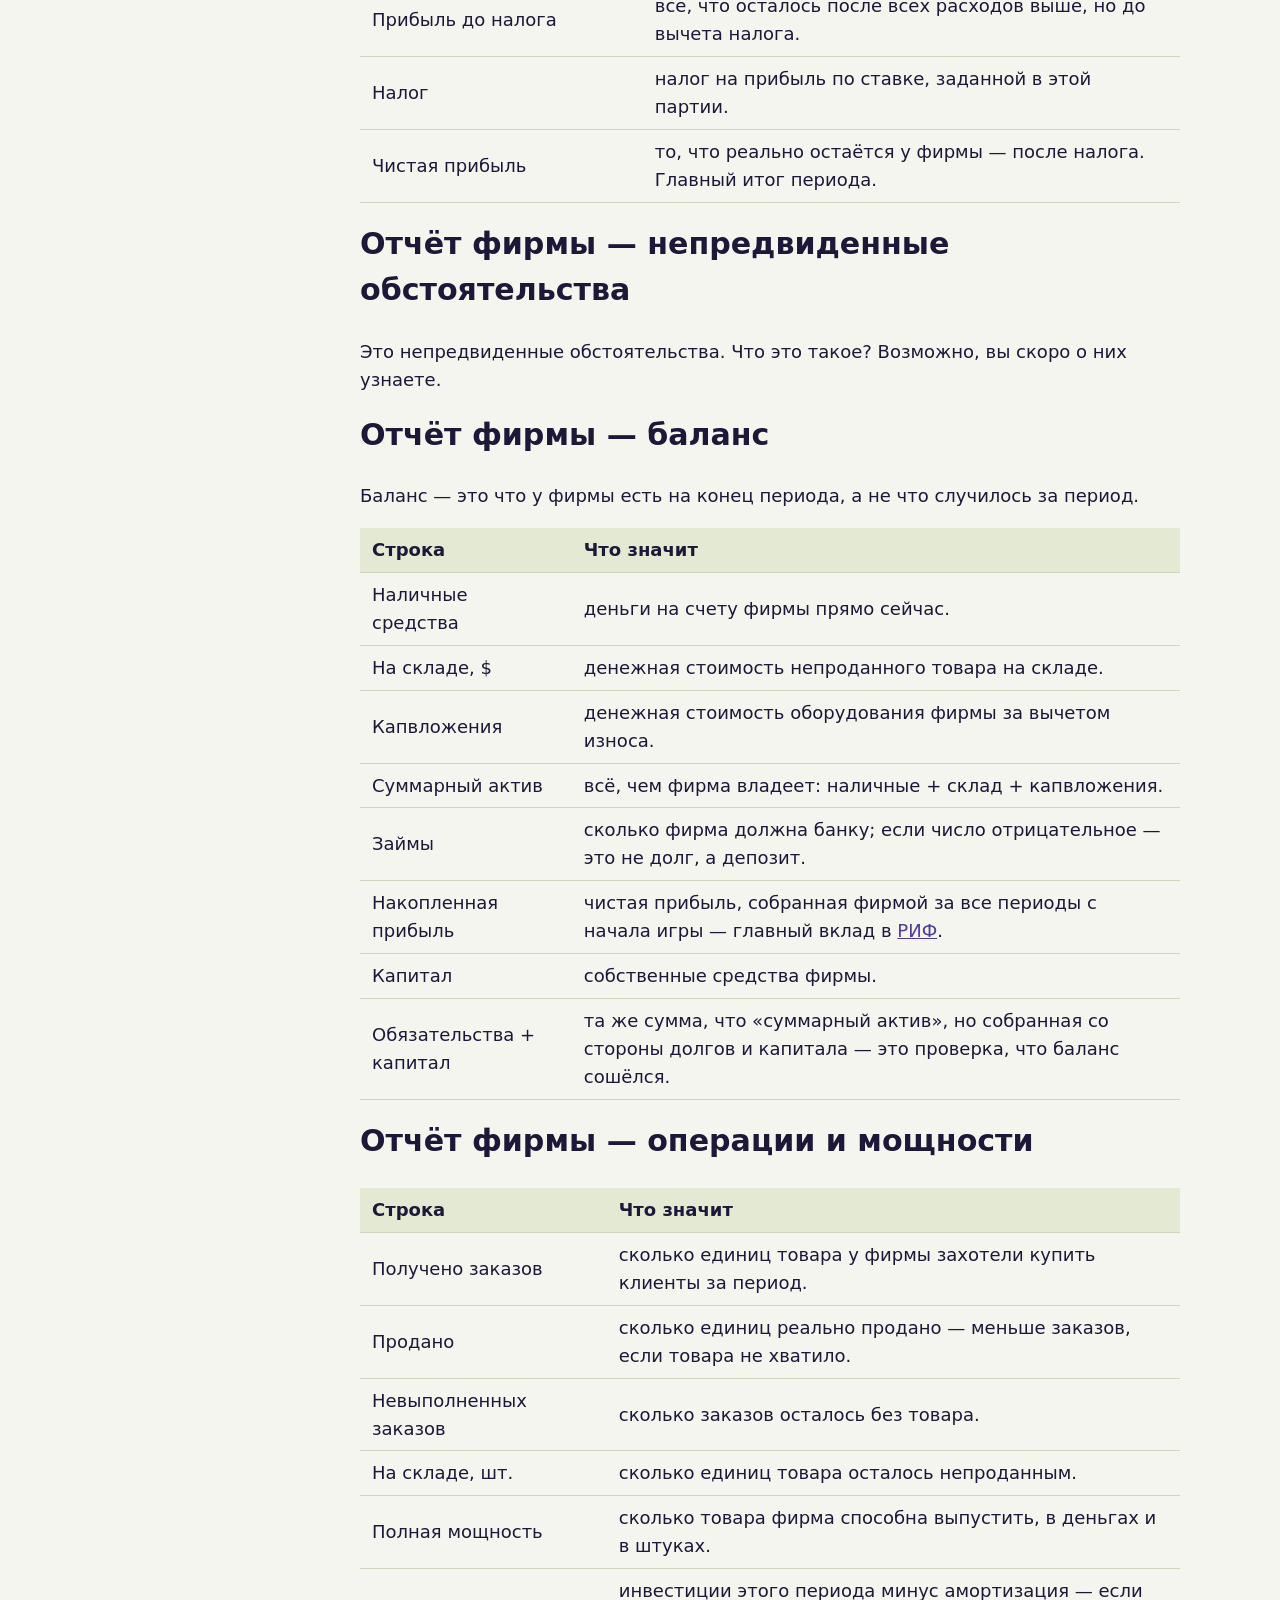
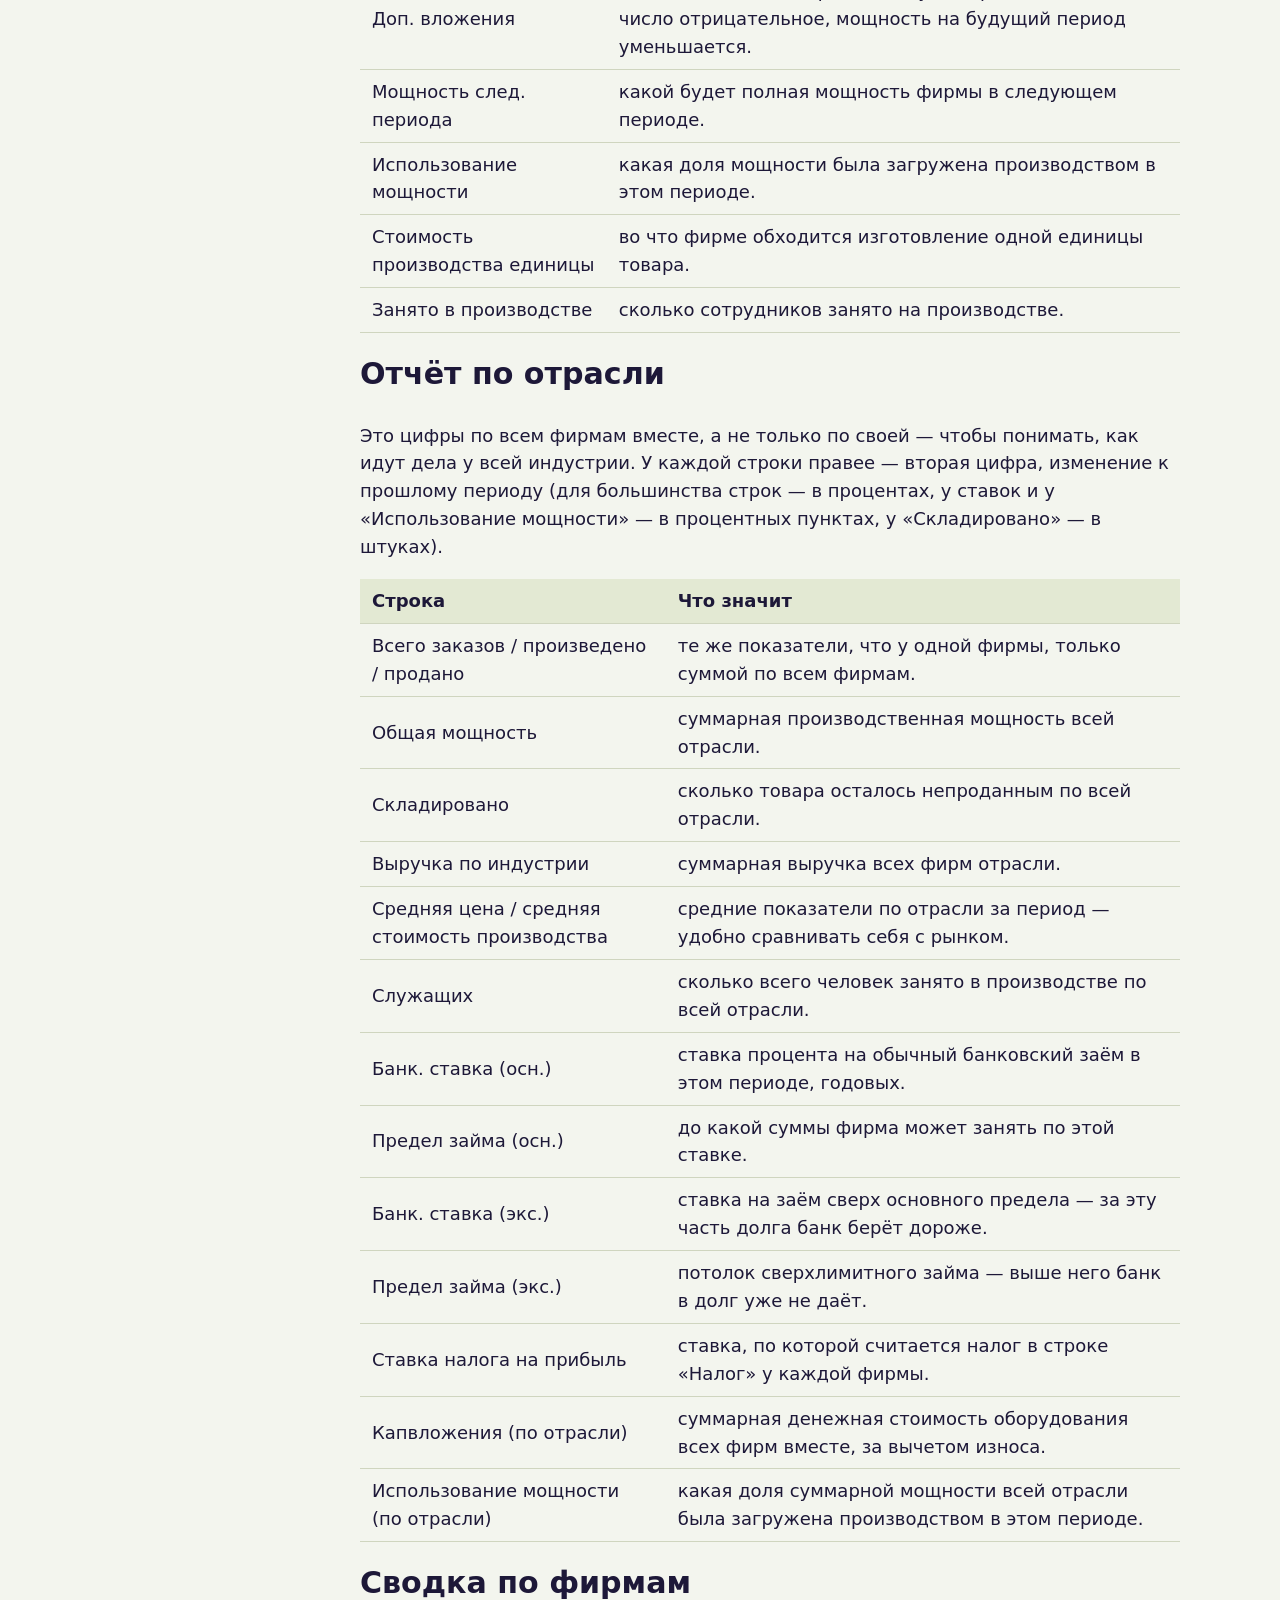
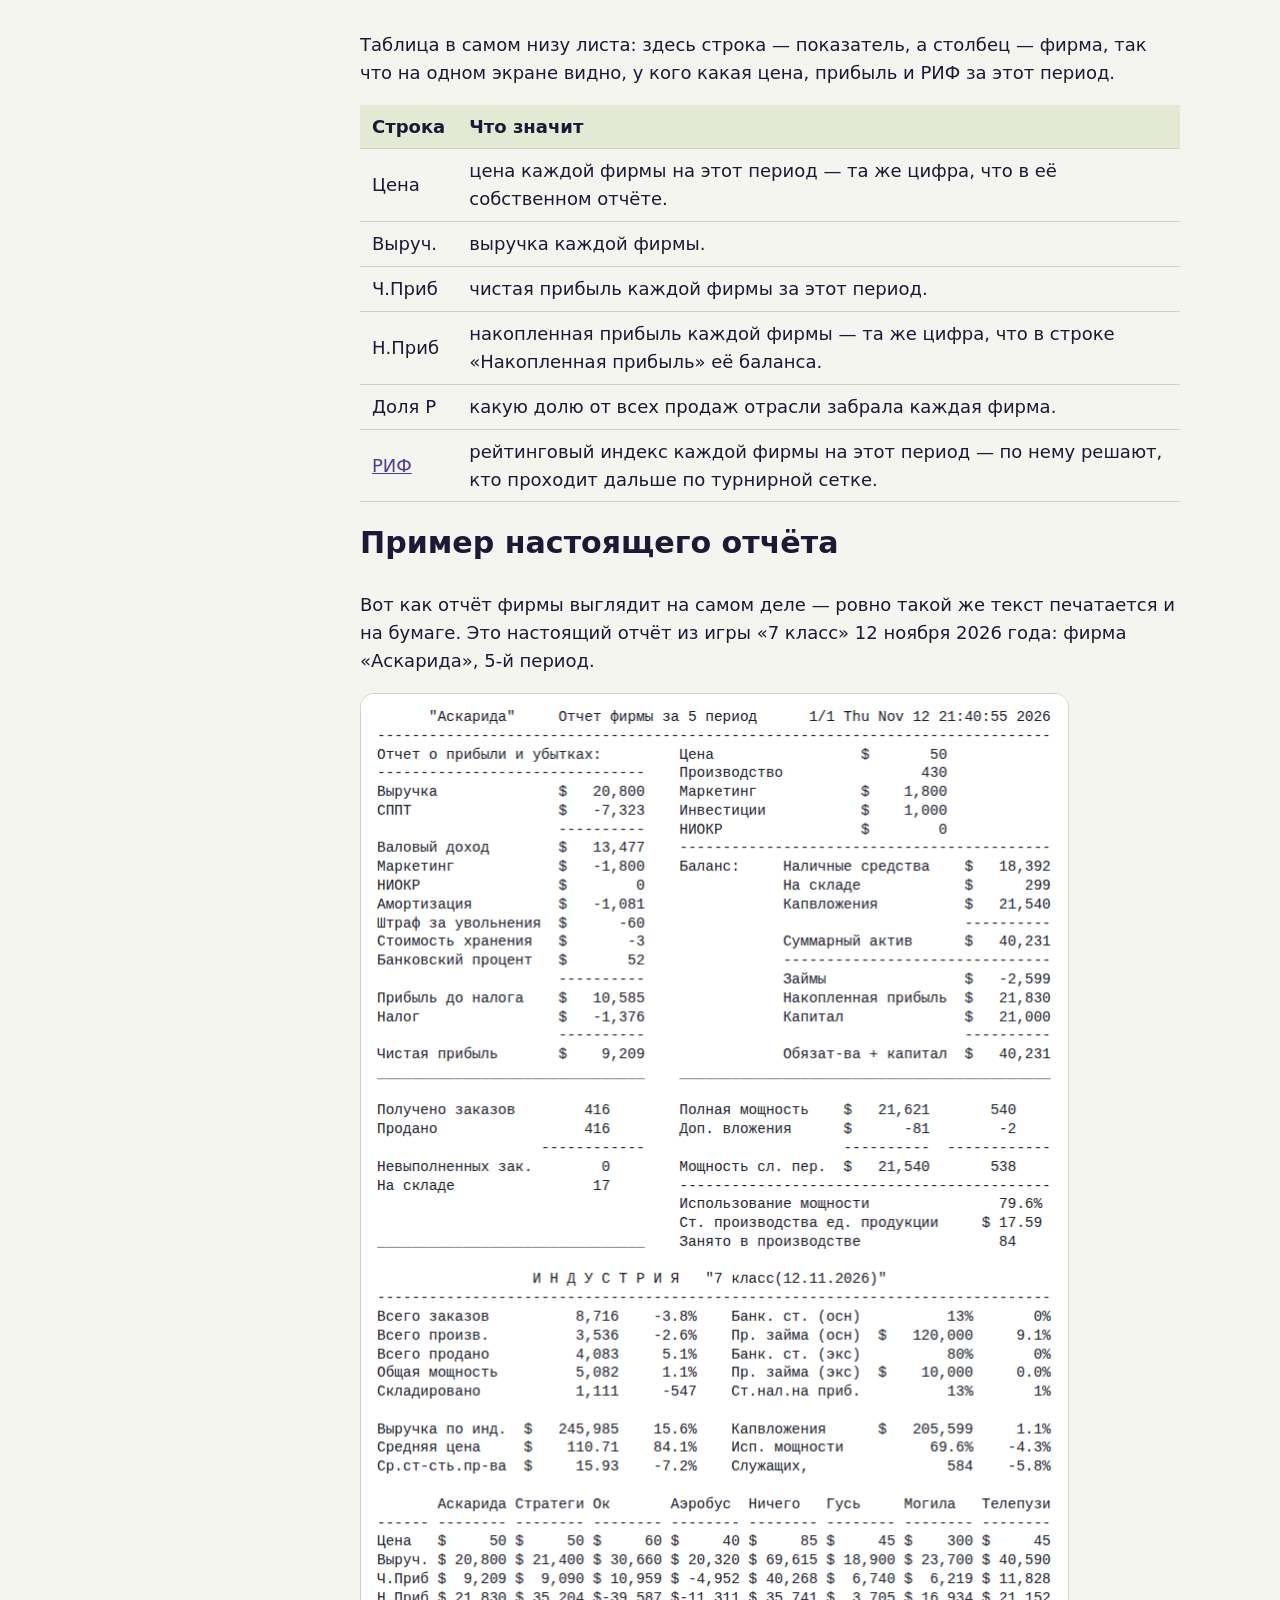
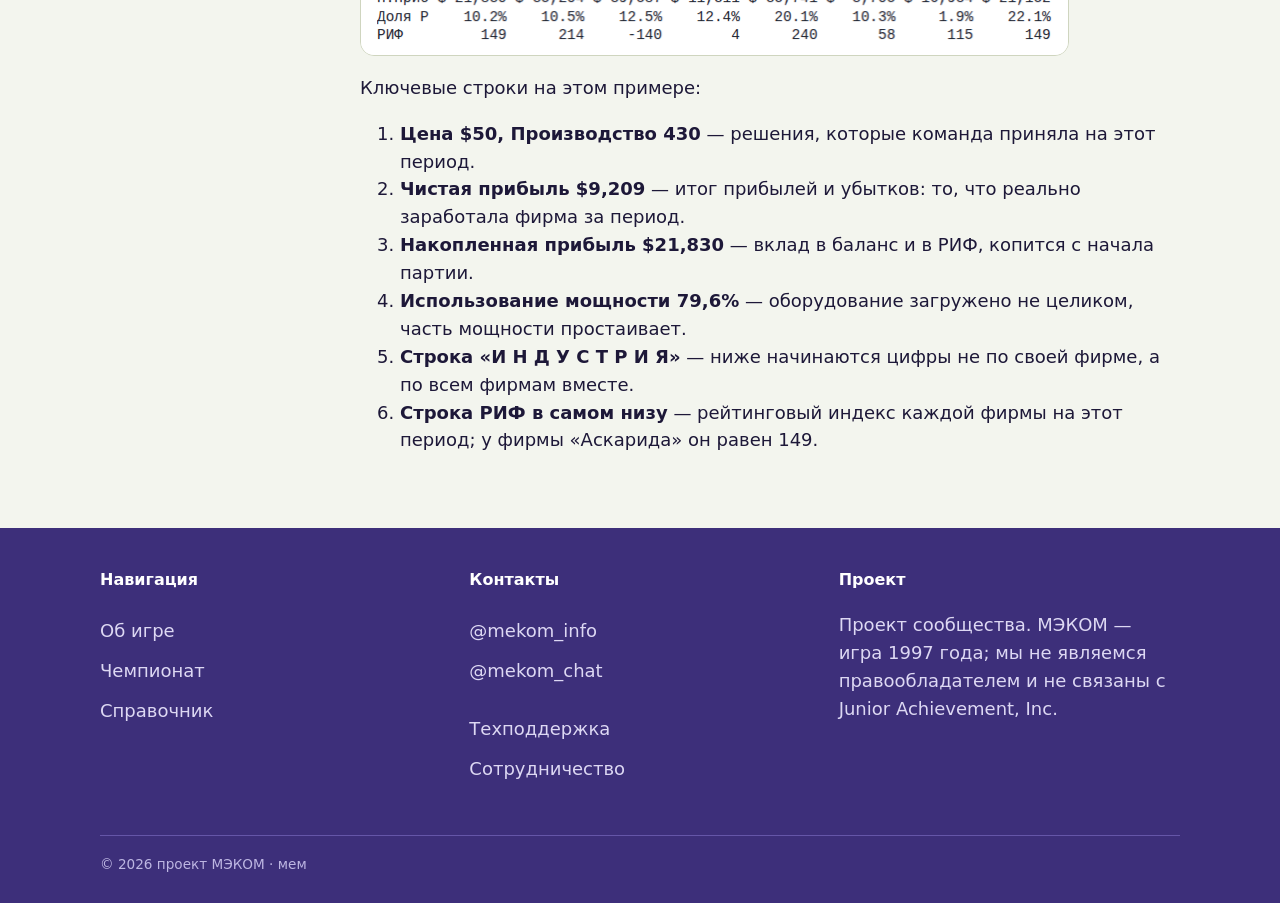
<file: docs/reports.html>
<!DOCTYPE html>
<html lang="ru">
<head>
<meta charset="UTF-8">
<meta name="viewport" content="width=device-width, initial-scale=1">
<title>Отчёты — как читать результаты периода — справочник МЭКОМ</title>
<meta name="description" content="Как читать отчёт фирмы и отчёт по отрасли в игре МЭКОМ: что значит каждая строка — от цены и производства до РИФ.">
<link rel="icon" href="../assets/favicon.svg">
<link rel="stylesheet" href="../assets/css/tokens.css?v=20261115e">
<link rel="stylesheet" href="../assets/css/style.css?v=20261116a">
</head>
<body>

<header class="site-header">
  <div class="wrap">
    <a class="logo" href="../">МЭКОМ</a>
    <button type="button" class="nav-toggle" aria-expanded="false" aria-controls="main-nav" aria-label="Открыть меню">☰</button>
    <nav class="main-nav" id="main-nav" aria-label="Основная навигация">
      <a class="btn btn-accent" href="../championship/">Чемпионат</a>
      <a href="../#about">Об игре</a>
      <a href="../#decisions">Как играть</a>
      <a href="./">Справочник</a>
      <a href="../#community">Сообщество</a>
    </nav>
  </div>
</header>

<main>
  <section aria-labelledby="reports-title" data-reveal>
    <div class="wrap handbook-layout">
      <nav class="handbook-nav" aria-label="Разделы справочника">
        <ul>
          <li><a href="rules.html">Правила игры</a></li>
          <li><a href="rif.html">РИФ</a></li>
          <li><a href="reports.html" aria-current="page">Отчёты</a></li>
          <li><a href="history.html">История</a></li>
          <li><a href="regulations.html">Регламент</a></li>
        </ul>
      </nav>
      <article class="handbook-article">
        <h1 id="reports-title">Отчёты — как читать результаты периода</h1>

        <p>После того как ведущий считает период, каждая команда получает один лист:
        на нём друг за другом идут отчёт своей фирмы, отчёт по всей отрасли и сводка
        по всем фирмам. Ниже — что означает каждая строка, в том порядке, в котором
        она напечатана на листе.</p>

        <h2>Отчёт фирмы — решения</h2>
        <p>Это то, что команда сама назначила на этот период.</p>
        <table>
          <thead><tr><th>Строка</th><th>Что значит</th></tr></thead>
          <tbody>
            <tr><td>Цена</td><td>цена одной единицы товара, которую команда поставила на этот период.</td></tr>
            <tr><td>Производство, шт.</td><td>сколько единиц товара фирма выпустила.</td></tr>
            <tr><td>Маркетинг</td><td>сколько фирма потратила на рекламу и продвижение.</td></tr>
            <tr><td>Инвестиции</td><td>сколько потратили на мощность: сначала деньги покрывают износ старого оборудования, а остаток увеличивает мощность.</td></tr>
            <tr><td>НИОКР</td><td>сколько потратили на исследования и разработки.</td></tr>
          </tbody>
        </table>

        <h2>Отчёт фирмы — прибыли и убытки</h2>
        <p>Отсюда понятно, заработала фирма или потеряла деньги за период.</p>
        <table>
          <thead><tr><th>Строка</th><th>Что значит</th></tr></thead>
          <tbody>
            <tr><td>Выручка</td><td>сколько фирма заработала от продаж: цена умножить на то, сколько продано.</td></tr>
            <tr><td>СППТ (себестоимость проданной продукции)</td><td>во что обошлось изготовление тех единиц товара, которые реально продались.</td></tr>
            <tr><td>Валовый доход</td><td>выручка минус себестоимость — прибыль ещё до остальных трат.</td></tr>
            <tr><td>Маркетинг, НИОКР</td><td>те же траты, что в блоке решений выше — здесь они вычитаются из дохода.</td></tr>
            <tr><td>Амортизация</td><td>часть стоимости оборудования, которая «списалась» за этот период просто от использования.</td></tr>
            <tr><td>Штраф за увольнения</td><td>если фирма сократила производство и пришлось уволить людей — штраф за это.</td></tr>
            <tr><td>Стоимость хранения</td><td>плата за товар, который не продался и лежит на складе.</td></tr>
            <tr><td>Банковский процент</td><td>проценты по кредиту, который фирма взяла в банке (или проценты на вклад, если у фирмы не долг, а депозит).</td></tr>
            <tr><td>Прибыль до налога</td><td>всё, что осталось после всех расходов выше, но до вычета налога.</td></tr>
            <tr><td>Налог</td><td>налог на прибыль по ставке, заданной в этой партии.</td></tr>
            <tr><td>Чистая прибыль</td><td>то, что реально остаётся у фирмы — после налога. Главный итог периода.</td></tr>
          </tbody>
        </table>

        <h2>Отчёт фирмы — непредвиденные обстоятельства</h2>
        <p>Это непредвиденные обстоятельства. Что это такое? Возможно, вы скоро о них узнаете.</p>

        <h2>Отчёт фирмы — баланс</h2>
        <p>Баланс — это что у фирмы есть на конец периода, а не что случилось за период.</p>
        <table>
          <thead><tr><th>Строка</th><th>Что значит</th></tr></thead>
          <tbody>
            <tr><td>Наличные средства</td><td>деньги на счету фирмы прямо сейчас.</td></tr>
            <tr><td>На складе, $</td><td>денежная стоимость непроданного товара на складе.</td></tr>
            <tr><td>Капвложения</td><td>денежная стоимость оборудования фирмы за вычетом износа.</td></tr>
            <tr><td>Суммарный актив</td><td>всё, чем фирма владеет: наличные + склад + капвложения.</td></tr>
            <tr><td>Займы</td><td>сколько фирма должна банку; если число отрицательное — это не долг, а депозит.</td></tr>
            <tr><td>Накопленная прибыль</td><td>чистая прибыль, собранная фирмой за все периоды с начала игры — главный вклад в <a href="rif.html">РИФ</a>.</td></tr>
            <tr><td>Капитал</td><td>собственные средства фирмы.</td></tr>
            <tr><td>Обязательства + капитал</td><td>та же сумма, что «суммарный актив», но собранная со стороны долгов и капитала — это проверка, что баланс сошёлся.</td></tr>
          </tbody>
        </table>

        <h2>Отчёт фирмы — операции и мощности</h2>
        <table>
          <thead><tr><th>Строка</th><th>Что значит</th></tr></thead>
          <tbody>
            <tr><td>Получено заказов</td><td>сколько единиц товара у фирмы захотели купить клиенты за период.</td></tr>
            <tr><td>Продано</td><td>сколько единиц реально продано — меньше заказов, если товара не хватило.</td></tr>
            <tr><td>Невыполненных заказов</td><td>сколько заказов осталось без товара.</td></tr>
            <tr><td>На складе, шт.</td><td>сколько единиц товара осталось непроданным.</td></tr>
            <tr><td>Полная мощность</td><td>сколько товара фирма способна выпустить, в деньгах и в штуках.</td></tr>
            <tr><td>Доп. вложения</td><td>инвестиции этого периода минус амортизация — если число отрицательное, мощность на будущий период уменьшается.</td></tr>
            <tr><td>Мощность след. периода</td><td>какой будет полная мощность фирмы в следующем периоде.</td></tr>
            <tr><td>Использование мощности</td><td>какая доля мощности была загружена производством в этом периоде.</td></tr>
            <tr><td>Стоимость производства единицы</td><td>во что фирме обходится изготовление одной единицы товара.</td></tr>
            <tr><td>Занято в производстве</td><td>сколько сотрудников занято на производстве.</td></tr>
          </tbody>
        </table>

        <h2>Отчёт по отрасли</h2>
        <p>Это цифры по всем фирмам вместе, а не только по своей — чтобы понимать, как идут дела у всей индустрии.
        У каждой строки правее — вторая цифра, изменение к прошлому периоду (для большинства строк — в процентах,
        у ставок и у «Использование мощности» — в процентных пунктах, у «Складировано» — в штуках).</p>
        <table>
          <thead><tr><th>Строка</th><th>Что значит</th></tr></thead>
          <tbody>
            <tr><td>Всего заказов / произведено / продано</td><td>те же показатели, что у одной фирмы, только суммой по всем фирмам.</td></tr>
            <tr><td>Общая мощность</td><td>суммарная производственная мощность всей отрасли.</td></tr>
            <tr><td>Складировано</td><td>сколько товара осталось непроданным по всей отрасли.</td></tr>
            <tr><td>Выручка по индустрии</td><td>суммарная выручка всех фирм отрасли.</td></tr>
            <tr><td>Средняя цена / средняя стоимость производства</td><td>средние показатели по отрасли за период — удобно сравнивать себя с рынком.</td></tr>
            <tr><td>Служащих</td><td>сколько всего человек занято в производстве по всей отрасли.</td></tr>
            <tr><td>Банк. ставка (осн.)</td><td>ставка процента на обычный банковский заём в этом периоде, годовых.</td></tr>
            <tr><td>Предел займа (осн.)</td><td>до какой суммы фирма может занять по этой ставке.</td></tr>
            <tr><td>Банк. ставка (экс.)</td><td>ставка на заём сверх основного предела — за эту часть долга банк берёт дороже.</td></tr>
            <tr><td>Предел займа (экс.)</td><td>потолок сверхлимитного займа — выше него банк в долг уже не даёт.</td></tr>
            <tr><td>Ставка налога на прибыль</td><td>ставка, по которой считается налог в строке «Налог» у каждой фирмы.</td></tr>
            <tr><td>Капвложения (по отрасли)</td><td>суммарная денежная стоимость оборудования всех фирм вместе, за вычетом износа.</td></tr>
            <tr><td>Использование мощности (по отрасли)</td><td>какая доля суммарной мощности всей отрасли была загружена производством в этом периоде.</td></tr>
          </tbody>
        </table>

        <h2>Сводка по фирмам</h2>
        <p>Таблица в самом низу листа: здесь строка — показатель, а столбец — фирма, так что на одном экране
        видно, у кого какая цена, прибыль и РИФ за этот период.</p>
        <table>
          <thead><tr><th>Строка</th><th>Что значит</th></tr></thead>
          <tbody>
            <tr><td>Цена</td><td>цена каждой фирмы на этот период — та же цифра, что в её собственном отчёте.</td></tr>
            <tr><td>Выруч.</td><td>выручка каждой фирмы.</td></tr>
            <tr><td>Ч.Приб</td><td>чистая прибыль каждой фирмы за этот период.</td></tr>
            <tr><td>Н.Приб</td><td>накопленная прибыль каждой фирмы — та же цифра, что в строке «Накопленная прибыль» её баланса.</td></tr>
            <tr><td>Доля Р</td><td>какую долю от всех продаж отрасли забрала каждая фирма.</td></tr>
            <tr><td><a href="rif.html">РИФ</a></td><td>рейтинговый индекс каждой фирмы на этот период — по нему решают, кто проходит дальше по турнирной сетке.</td></tr>
          </tbody>
        </table>

        <h2>Пример настоящего отчёта</h2>
        <p>Вот как отчёт фирмы выглядит на самом деле — ровно такой же текст печатается и
        на бумаге. Это настоящий отчёт из игры «7 класс» 12 ноября 2026 года: фирма
        «Аскарида», 5-й период.</p>
        <p class="report-sample">
          <a href="../assets/img/docs/report-example.png?v=20261112" target="_blank" rel="noopener">
            <img src="../assets/img/docs/report-example.png?v=20261112" alt="Пример отчёта фирмы: решения, прибыли и убытки, баланс, операции, мощности, отчёт по отрасли и сводка по фирмам за один период" loading="lazy" width="709" height="963">
          </a>
        </p>

        <p>Ключевые строки на этом примере:</p>
        <ol>
          <li><strong>Цена $50, Производство 430</strong> — решения, которые команда приняла на этот период.</li>
          <li><strong>Чистая прибыль $9,209</strong> — итог прибылей и убытков: то, что реально заработала фирма за период.</li>
          <li><strong>Накопленная прибыль $21,830</strong> — вклад в баланс и в РИФ, копится с начала партии.</li>
          <li><strong>Использование мощности 79,6%</strong> — оборудование загружено не целиком, часть мощности простаивает.</li>
          <li><strong>Строка «И Н Д У С Т Р И Я»</strong> — ниже начинаются цифры не по своей фирме, а по всем фирмам вместе.</li>
          <li><strong>Строка РИФ в самом низу</strong> — рейтинговый индекс каждой фирмы на этот период; у фирмы «Аскарида» он равен 149.</li>
        </ol>
      </article>
    </div>
  </section>
</main>

<footer class="site-footer">
  <div class="wrap">
    <div class="footer-cols">
      <div>
        <h3>Навигация</h3>
        <p><a href="../#about">Об игре</a><br><a href="../championship/">Чемпионат</a><br><a href="./">Справочник</a></p>
      </div>
      <div>
        <h3>Контакты</h3>
        <p><a data-site="channel" href="https://t.me/mekom_info" target="_blank" rel="noopener">@mekom_info</a><br><a data-site="support" href="https://t.me/mekom_chat" target="_blank" rel="noopener">@mekom_chat</a></p>
        <p><a data-site="support-bot" href="https://t.me/mecom_tgk_bot?start=support" target="_blank" rel="noopener">Техподдержка</a><br><a data-site="partner-bot" href="https://t.me/mecom_tgk_bot?start=partner" target="_blank" rel="noopener">Сотрудничество</a></p>
      </div>
      <div>
        <h3>Проект</h3>
        <p>Проект сообщества. МЭКОМ — игра 1997 года; мы не являемся правообладателем и не связаны с Junior Achievement, Inc.</p>
      </div>
    </div>
    <div class="footer-legal">© <span data-site="year">2026</span> проект МЭКОМ · <a class="credit" href="https://www.youtube.com/watch?v=HIcSWuKMwOw" target="_blank" rel="noopener" title="почему?">мем</a></div>
  </div>
</footer>

<script src="../assets/js/boot.js?v=20261115e" data-base="../"></script>
<script src="../assets/js/main.js?v=20261116a"></script>
</body>
</html>
</file>
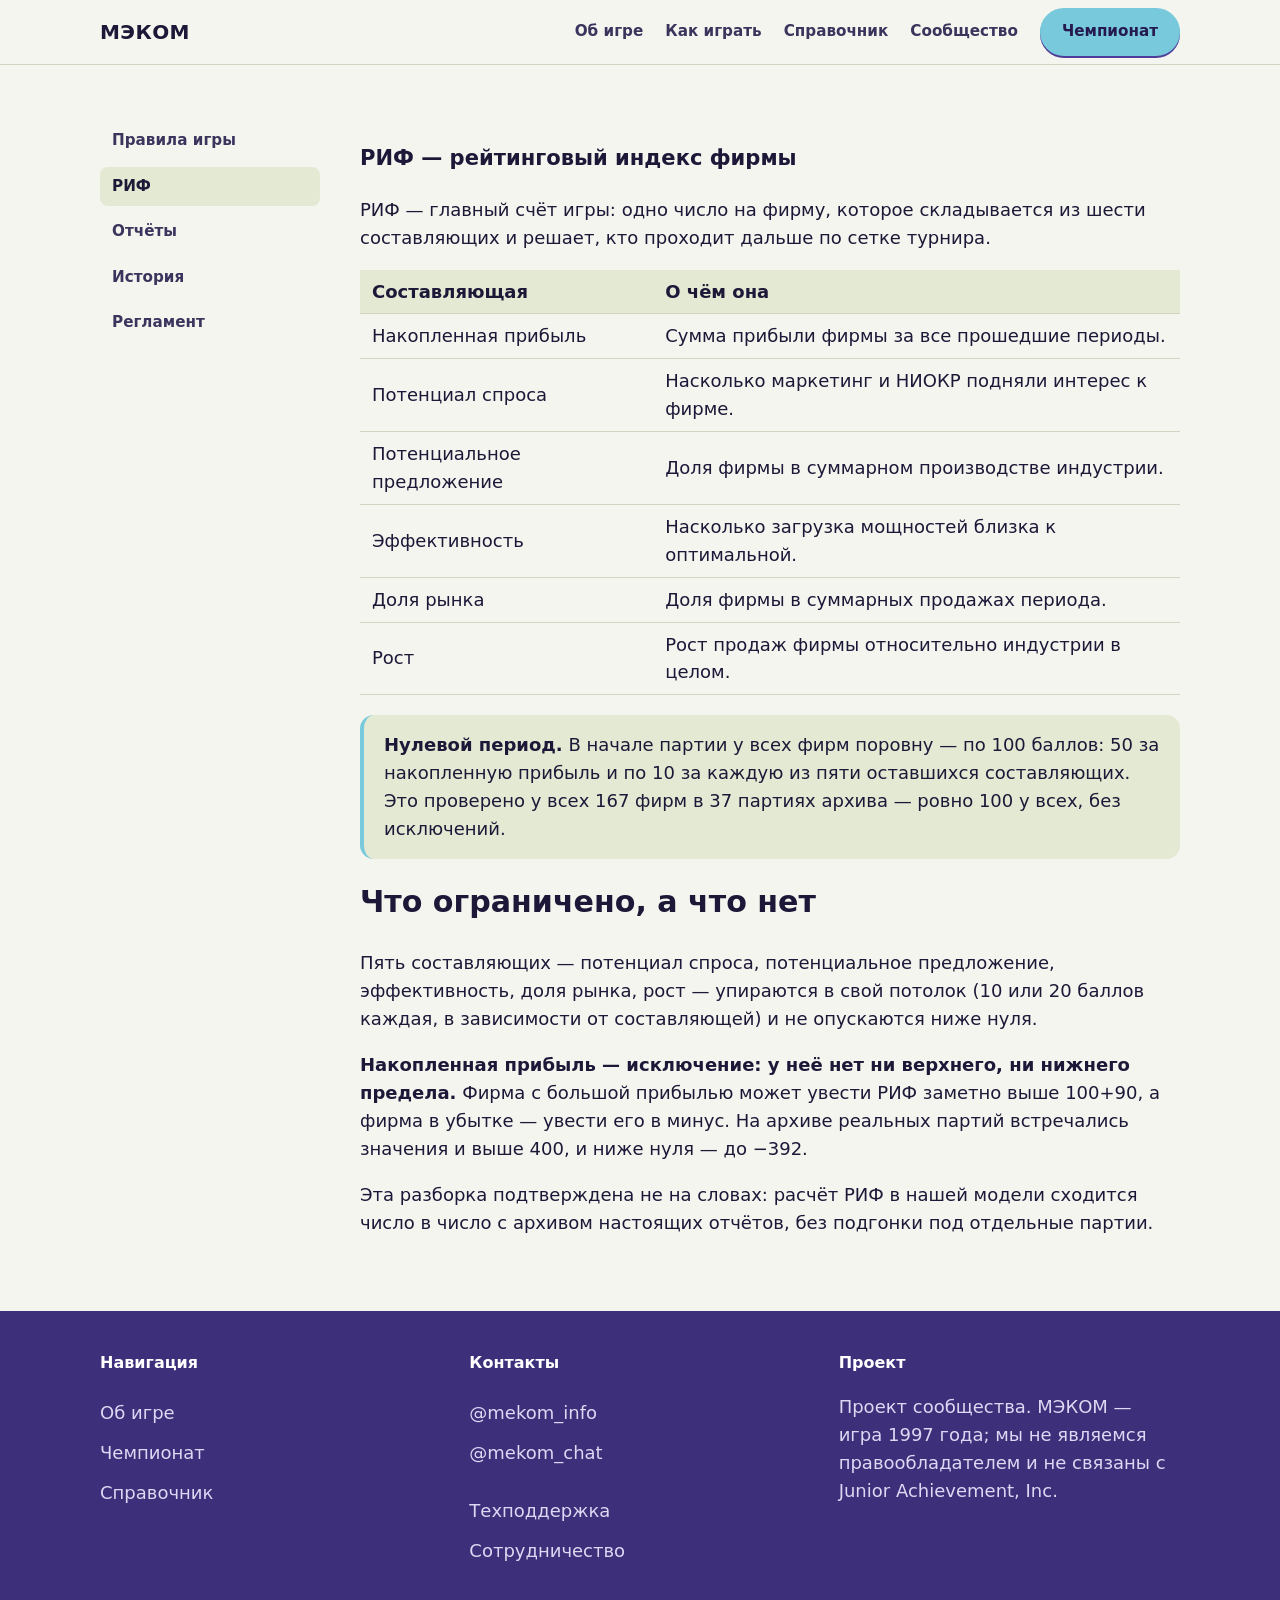
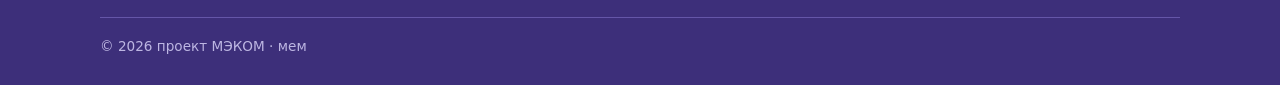
<file: docs/rif.html>
<!DOCTYPE html>
<html lang="ru">
<head>
<meta charset="UTF-8">
<meta name="viewport" content="width=device-width, initial-scale=1">
<title>РИФ — рейтинговый индекс фирмы — справочник МЭКОМ</title>
<meta name="description" content="Как считается рейтинговый индекс фирмы (РИФ) в игре МЭКОМ: шесть составляющих, базовые баллы и что мы проверили на архиве отчётов.">
<link rel="icon" href="../assets/favicon.svg">
<link rel="stylesheet" href="../assets/css/tokens.css?v=20261115e">
<link rel="stylesheet" href="../assets/css/style.css?v=20261116a">
</head>
<body>

<header class="site-header">
  <div class="wrap">
    <a class="logo" href="../">МЭКОМ</a>
    <button type="button" class="nav-toggle" aria-expanded="false" aria-controls="main-nav" aria-label="Открыть меню">☰</button>
    <nav class="main-nav" id="main-nav" aria-label="Основная навигация">
      <a class="btn btn-accent" href="../championship/">Чемпионат</a>
      <a href="../#about">Об игре</a>
      <a href="../#decisions">Как играть</a>
      <a href="./">Справочник</a>
      <a href="../#community">Сообщество</a>
    </nav>
  </div>
</header>

<main>
  <section aria-labelledby="rif-title" data-reveal>
    <div class="wrap handbook-layout">
      <nav class="handbook-nav" aria-label="Разделы справочника">
        <ul>
          <li><a href="rules.html">Правила игры</a></li>
          <li><a href="rif.html" aria-current="page">РИФ</a></li>
          <li><a href="reports.html">Отчёты</a></li>
          <li><a href="history.html">История</a></li>
          <li><a href="regulations.html">Регламент</a></li>
        </ul>
      </nav>
      <article class="handbook-article">
        <h1 id="rif-title">РИФ — рейтинговый индекс фирмы</h1>

        <p>РИФ — главный счёт игры: одно число на фирму, которое складывается из шести
        составляющих и решает, кто проходит дальше по сетке турнира.</p>

        <table>
          <thead><tr><th>Составляющая</th><th>О чём она</th></tr></thead>
          <tbody>
            <tr><td>Накопленная прибыль</td><td>Сумма прибыли фирмы за все прошедшие периоды.</td></tr>
            <tr><td>Потенциал спроса</td><td>Насколько маркетинг и НИОКР подняли интерес к фирме.</td></tr>
            <tr><td>Потенциальное предложение</td><td>Доля фирмы в суммарном производстве индустрии.</td></tr>
            <tr><td>Эффективность</td><td>Насколько загрузка мощностей близка к оптимальной.</td></tr>
            <tr><td>Доля рынка</td><td>Доля фирмы в суммарных продажах периода.</td></tr>
            <tr><td>Рост</td><td>Рост продаж фирмы относительно индустрии в целом.</td></tr>
          </tbody>
        </table>

        <div class="fact-box">
          <strong>Нулевой период.</strong> В начале партии у всех фирм поровну —
          по 100 баллов: 50 за накопленную прибыль и по 10 за каждую из пяти
          оставшихся составляющих. Это проверено у всех 167 фирм в 37 партиях
          архива — ровно 100 у всех, без исключений.
        </div>

        <h2>Что ограничено, а что нет</h2>
        <p>Пять составляющих — потенциал спроса, потенциальное предложение,
        эффективность, доля рынка, рост — упираются в свой потолок (10 или 20 баллов
        каждая, в зависимости от составляющей) и не опускаются ниже нуля.</p>
        <p><strong>Накопленная прибыль — исключение: у неё нет ни верхнего, ни
        нижнего предела.</strong> Фирма с большой прибылью может увести РИФ заметно
        выше 100+90, а фирма в убытке — увести его в минус. На архиве реальных партий
        встречались значения и выше 400, и ниже нуля — до −392.</p>

        <p>Эта разборка подтверждена не на словах: расчёт РИФ в нашей модели сходится
        число в число с архивом настоящих отчётов, без подгонки под отдельные партии.</p>
      </article>
    </div>
  </section>
</main>

<footer class="site-footer">
  <div class="wrap">
    <div class="footer-cols">
      <div>
        <h3>Навигация</h3>
        <p><a href="../#about">Об игре</a><br><a href="../championship/">Чемпионат</a><br><a href="./">Справочник</a></p>
      </div>
      <div>
        <h3>Контакты</h3>
        <p><a data-site="channel" href="https://t.me/mekom_info" target="_blank" rel="noopener">@mekom_info</a><br><a data-site="support" href="https://t.me/mekom_chat" target="_blank" rel="noopener">@mekom_chat</a></p>
        <p><a data-site="support-bot" href="https://t.me/mecom_tgk_bot?start=support" target="_blank" rel="noopener">Техподдержка</a><br><a data-site="partner-bot" href="https://t.me/mecom_tgk_bot?start=partner" target="_blank" rel="noopener">Сотрудничество</a></p>
      </div>
      <div>
        <h3>Проект</h3>
        <p>Проект сообщества. МЭКОМ — игра 1997 года; мы не являемся правообладателем и не связаны с Junior Achievement, Inc.</p>
      </div>
    </div>
    <div class="footer-legal">© <span data-site="year">2026</span> проект МЭКОМ · <a class="credit" href="https://www.youtube.com/watch?v=HIcSWuKMwOw" target="_blank" rel="noopener" title="почему?">мем</a></div>
  </div>
</footer>

<script src="../assets/js/boot.js?v=20261115e" data-base="../"></script>
<script src="../assets/js/main.js?v=20261116a"></script>
</body>
</html>
</file>
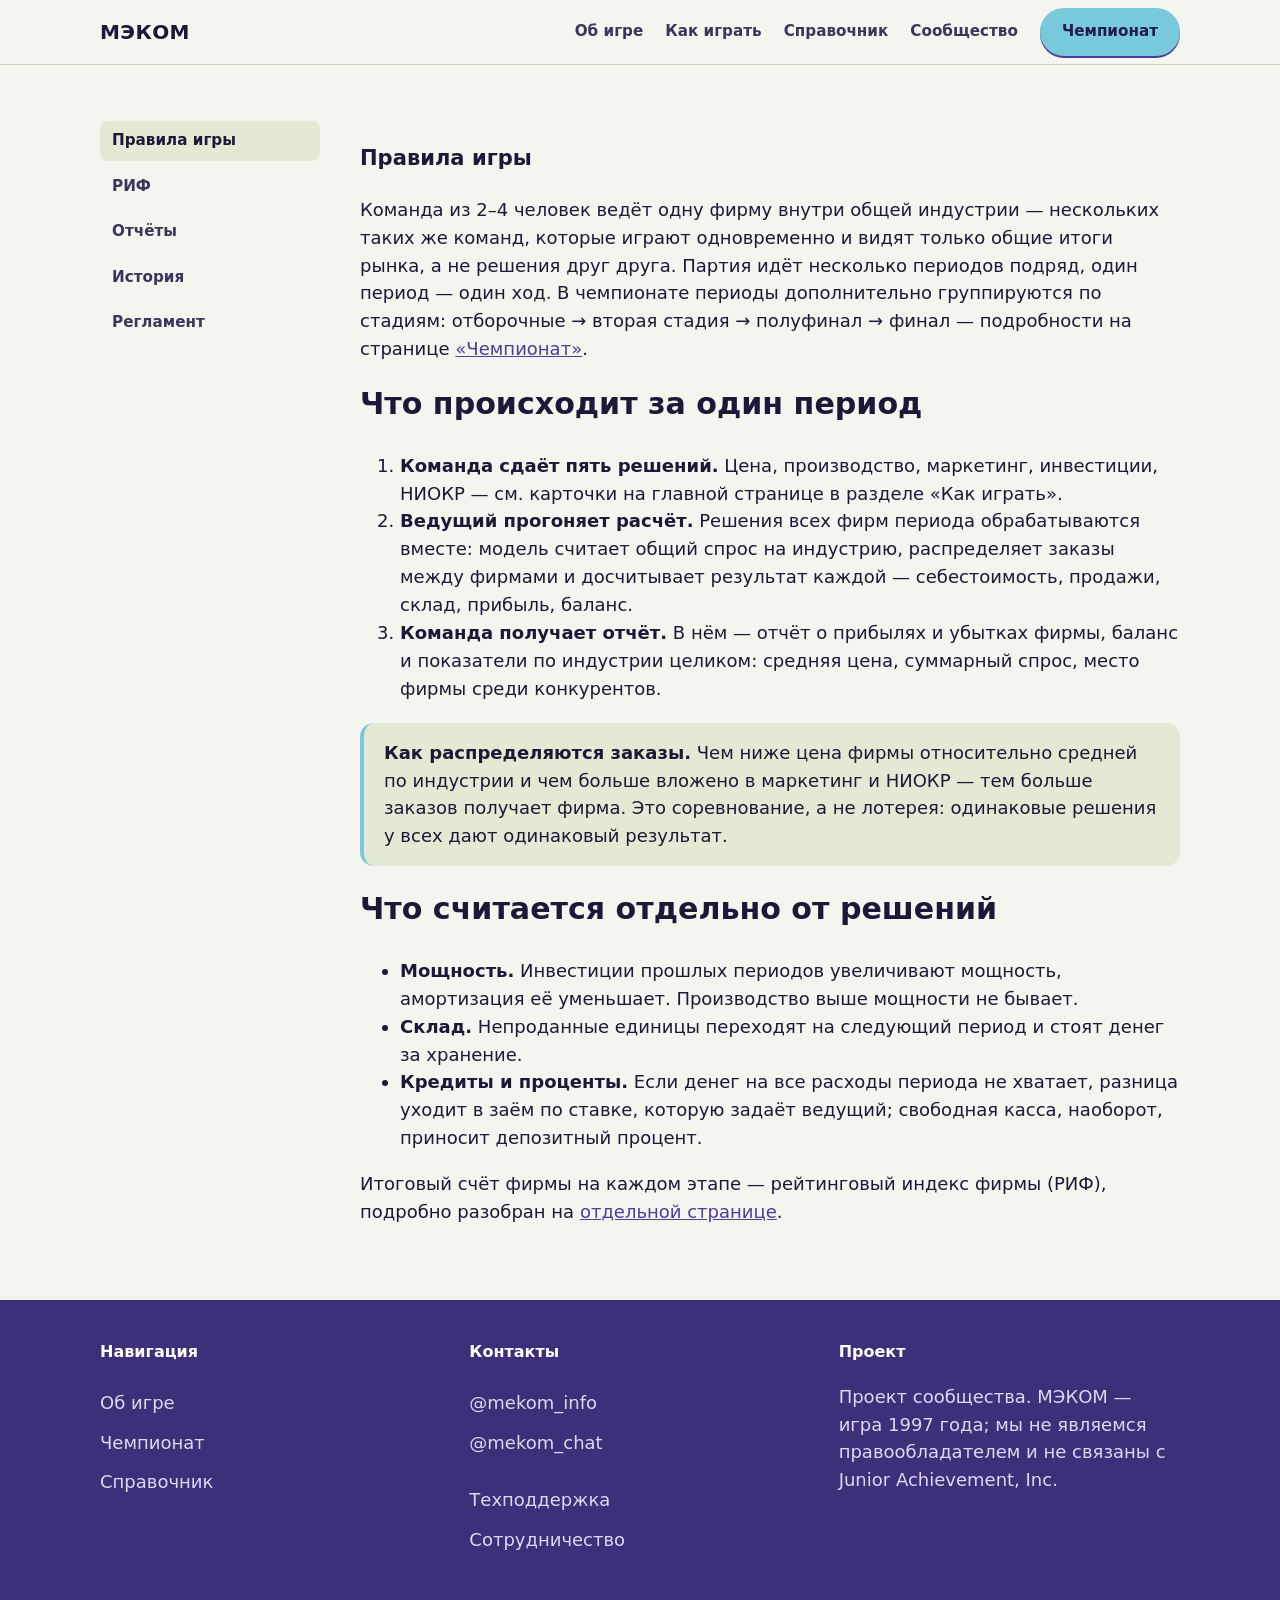
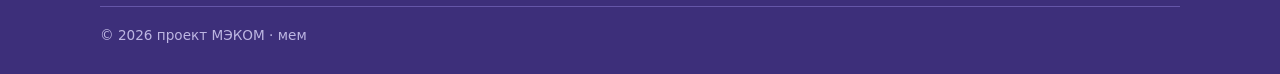
<file: docs/rules.html>
<!DOCTYPE html>
<html lang="ru">
<head>
<meta charset="UTF-8">
<meta name="viewport" content="width=device-width, initial-scale=1">
<title>Правила игры МЭКОМ — справочник</title>
<meta name="description" content="Что происходит за один период игры МЭКОМ: пять решений команды, расчёт ведущего и отчёт по фирме.">
<link rel="icon" href="../assets/favicon.svg">
<link rel="stylesheet" href="../assets/css/tokens.css?v=20261115e">
<link rel="stylesheet" href="../assets/css/style.css?v=20261116a">
</head>
<body>

<header class="site-header">
  <div class="wrap">
    <a class="logo" href="../">МЭКОМ</a>
    <button type="button" class="nav-toggle" aria-expanded="false" aria-controls="main-nav" aria-label="Открыть меню">☰</button>
    <nav class="main-nav" id="main-nav" aria-label="Основная навигация">
      <a class="btn btn-accent" href="../championship/">Чемпионат</a>
      <a href="../#about">Об игре</a>
      <a href="../#decisions">Как играть</a>
      <a href="./">Справочник</a>
      <a href="../#community">Сообщество</a>
    </nav>
  </div>
</header>

<main>
  <section aria-labelledby="rules-title" data-reveal>
    <div class="wrap handbook-layout">
      <nav class="handbook-nav" aria-label="Разделы справочника">
        <ul>
          <li><a href="rules.html" aria-current="page">Правила игры</a></li>
          <li><a href="rif.html">РИФ</a></li>
          <li><a href="reports.html">Отчёты</a></li>
          <li><a href="history.html">История</a></li>
          <li><a href="regulations.html">Регламент</a></li>
        </ul>
      </nav>
      <article class="handbook-article">
        <h1 id="rules-title">Правила игры</h1>

        <p>Команда из 2–4 человек ведёт одну фирму внутри общей индустрии — нескольких
        таких же команд, которые играют одновременно и видят только общие итоги рынка,
        а не решения друг друга. Партия идёт несколько периодов подряд, один
        период — один ход. В чемпионате периоды дополнительно группируются по
        стадиям: отборочные → вторая стадия → полуфинал → финал — подробности
        на странице <a href="../championship/">«Чемпионат»</a>.</p>

        <h2>Что происходит за один период</h2>
        <ol>
          <li><strong>Команда сдаёт пять решений.</strong> Цена, производство, маркетинг,
          инвестиции, НИОКР — см. карточки на главной странице в разделе «Как играть».</li>
          <li><strong>Ведущий прогоняет расчёт.</strong> Решения всех фирм периода
          обрабатываются вместе: модель считает общий спрос на индустрию, распределяет
          заказы между фирмами и досчитывает результат каждой — себестоимость, продажи,
          склад, прибыль, баланс.</li>
          <li><strong>Команда получает отчёт.</strong> В нём — отчёт о прибылях и убытках
          фирмы, баланс и показатели по индустрии целиком: средняя цена, суммарный спрос,
          место фирмы среди конкурентов.</li>
        </ol>

        <div class="fact-box">
          <strong>Как распределяются заказы.</strong> Чем ниже цена фирмы относительно
          средней по индустрии и чем больше вложено в маркетинг и НИОКР — тем больше
          заказов получает фирма. Это соревнование, а не лотерея: одинаковые решения
          у всех дают одинаковый результат.
        </div>

        <h2>Что считается отдельно от решений</h2>
        <ul>
          <li><strong>Мощность.</strong> Инвестиции прошлых периодов увеличивают мощность,
          амортизация её уменьшает. Производство выше мощности не бывает.</li>
          <li><strong>Склад.</strong> Непроданные единицы переходят на следующий период
          и стоят денег за хранение.</li>
          <li><strong>Кредиты и проценты.</strong> Если денег на все расходы периода не
          хватает, разница уходит в заём по ставке, которую задаёт ведущий; свободная
          касса, наоборот, приносит депозитный процент.</li>
        </ul>

        <p>Итоговый счёт фирмы на каждом этапе — рейтинговый индекс фирмы (РИФ), подробно
        разобран на <a href="rif.html">отдельной странице</a>.</p>
      </article>
    </div>
  </section>
</main>

<footer class="site-footer">
  <div class="wrap">
    <div class="footer-cols">
      <div>
        <h3>Навигация</h3>
        <p><a href="../#about">Об игре</a><br><a href="../championship/">Чемпионат</a><br><a href="./">Справочник</a></p>
      </div>
      <div>
        <h3>Контакты</h3>
        <p><a data-site="channel" href="https://t.me/mekom_info" target="_blank" rel="noopener">@mekom_info</a><br><a data-site="support" href="https://t.me/mekom_chat" target="_blank" rel="noopener">@mekom_chat</a></p>
        <p><a data-site="support-bot" href="https://t.me/mecom_tgk_bot?start=support" target="_blank" rel="noopener">Техподдержка</a><br><a data-site="partner-bot" href="https://t.me/mecom_tgk_bot?start=partner" target="_blank" rel="noopener">Сотрудничество</a></p>
      </div>
      <div>
        <h3>Проект</h3>
        <p>Проект сообщества. МЭКОМ — игра 1997 года; мы не являемся правообладателем и не связаны с Junior Achievement, Inc.</p>
      </div>
    </div>
    <div class="footer-legal">© <span data-site="year">2026</span> проект МЭКОМ · <a class="credit" href="https://www.youtube.com/watch?v=HIcSWuKMwOw" target="_blank" rel="noopener" title="почему?">мем</a></div>
  </div>
</footer>

<script src="../assets/js/boot.js?v=20261115e" data-base="../"></script>
<script src="../assets/js/main.js?v=20261116a"></script>
</body>
</html>
</file>
<file: assets/css/tokens.css>
/* МЭКОМ — токены оформления: цвета и шрифты.
   Палитра плакатов II чемпионата («Отборочный этап», «Вторая стадия»),
   фиолетовый, бирюзовый, шалфейно-зелёный, белый.
   Исходные цвета сняты с плакатов: бирюза #77C9DB, фиолет #523C91 / #7469AE,
   лавандово-синий #6168A2, шалфей #B8CA8D, молочный #EFF0ED.
   Оранжево-чёрная версия (2026-11-03) — в истории git.
   Все пары текст/фон ниже проверены по WCAG, контраст не ниже 4.5:1
   для обычного текста, фокус ≥3:1. */

:root {
  /* --- шрифты --- */
  --font-sans: "Inter", system-ui, -apple-system, "Segoe UI", Roboto,
    "Helvetica Neue", Arial, sans-serif;

  /* --- светлый фон страницы: молочный и шалфей --- */
  --color-bg: #f3f5ee;
  --color-bg-rgb: 243 245 238;
  --color-surface: #ffffff;
  --color-surface-2: #e3e9d3;
  --color-ink: #1d1838;
  --color-ink-soft: #3b355e;
  --color-muted: #57536f;
  --color-border: #cfd5bf;

  /* --- тёмные секции: шапка, герой, подвал — глубокий фиолетовый --- */
  --color-dark: #3d2f7a;
  --color-dark-rgb: 61 47 122;
  --color-dark-soft: #4a3b8f;
  --color-on-dark: #ffffff;
  --color-on-dark-soft: #ddd8f3;
  --color-on-dark-muted: #bdb6e2;
  --color-on-dark-border: #6556a8;

  /* --- акцент: бирюза с плаката, тёмный акцент — фиолет --- */
  --color-accent: #77c9db;
  --color-accent-dark: #4f3c99;
  --color-accent-soft: #8fdcea;
  --color-on-accent: #ffffff;

  /* шалфей — второй цвет плаката, только для декора и подложек */
  --color-sage: #b8ca8d;
  --color-sage-dark: #6c7d57;

  --color-focus: #2a93ab;

  /* Цвет текста акцентной кнопки (.btn-primary/.btn-accent/.main-nav
     a.btn-accent в style.css): отдельный токен, а не --color-dark напрямую,
     потому что в теме champ-2025 ниже --color-dark сам становится светлым
     розовым и на --color-accent не читается (2026-11-07,
     контраст ≥4.5:1 пересчитан для каждой темы отдельно). */
  --color-accent-text: #241a4f; /* на бирюзе 8.36:1 */

  /* --- форма --- */
  --radius: 14px;
  --maxw: 1120px;
}

/* Розовая тема «Цвет чемпионата 2025/26» (розово-
   белая версия — 2026-11-07). Живёт только на странице
   архива сезона championship/2025-26/: никаких тёмных/чёрных/
   тёмно-фиолетовых поверхностей — только розовый и белый, как на старом
   сайте сезона (mecom-info.github.io/MEKOM: --blue:#FF1493, --blue-2:#FF69B4,
   --bg:#f7fbff). «Тёмные» секции (шапка-заглушка, подвал, hero) здесь не
   чёрные, а тёмно-розовые — тот же оттенок ~330°, что у ленты МЭКОМ, просто
   темнее. Все текстовые пары ≥4.5:1, нетекстовые индикаторы (фокус) ≥3:1
   (WCAG relative luminance). */
html[data-theme="champ-2025"] {
  --color-bg: #f8f2f5;
  --color-bg-rgb: 248 242 245;
  --color-surface-2: #f0e4ea;

  --color-dark: #9c1457;
  --color-dark-rgb: 156 20 87;
  --color-dark-soft: #b01863;
  --color-on-dark: #ffffff;
  --color-on-dark-soft: #f6c9de;
  --color-on-dark-muted: #efd0e1;
  --color-on-dark-border: #c2487e;

  --color-accent: #e7589f;
  --color-accent-dark: #a62364;
  --color-accent-soft: #f8cbe1;
  --color-on-accent: #fcf6f9;

  /* #45102c на #e7589f = 4.62:1 (было --color-dark #9c1457 = 2.37:1, блокер Б1) */
  --color-accent-text: #45102c;

  /* #a62364 (= --color-accent-dark) на фоне f8f2f5 = 6.24:1, на белых
     карточках = 6.89:1 (было #f8cbe1 = 1.30:1/1.44:1, важное В1) */
  --color-focus: var(--color-accent-dark);
}
</file>
<file: assets/css/style.css>
/* МЭКОМ — общая таблица стилей лендинга, страниц «Чемпионат» и «Справочник».
   Все цвета и шрифты — в assets/css/tokens.css, здесь только var(). */

* {
  box-sizing: border-box;
}

html {
  scroll-behavior: smooth;
}

body {
  margin: 0;
  font-family: var(--font-sans);
  color: var(--color-ink);
  background: var(--color-bg);
  line-height: 1.55;
  font-size: clamp(16px, 1vw + 0.7rem, 18px);
}

img {
  max-width: 100%;
  display: block;
}

a {
  color: var(--color-accent-dark);
}

a:focus-visible,
button:focus-visible,
[tabindex]:focus-visible,
summary:focus-visible {
  outline: 3px solid var(--color-focus);
  outline-offset: 2px;
}

.wrap {
  max-width: var(--maxw);
  margin: 0 auto;
  padding: 0 20px;
}

/* --- Шапка --- */

.site-header {
  position: sticky;
  top: 0;
  z-index: 50;
  background: rgb(var(--color-bg-rgb) / 94%);
  border-bottom: 1px solid var(--color-border);
  backdrop-filter: blur(6px);
}

.site-header .wrap {
  display: flex;
  align-items: center;
  justify-content: space-between;
  min-height: 64px;
  gap: 16px;
}

.logo {
  font-weight: 800;
  font-size: 1.25rem;
  color: var(--color-ink);
  text-decoration: none;
  letter-spacing: 0.02em;
}

.main-nav {
  display: flex;
  align-items: center;
  gap: 22px;
}

/* «Чемпионат» стоит первым в разметке (так он первый в мобильном меню),
   а на десктопе визуально уходит в конец строки. */
.main-nav a.btn-accent {
  order: 1;
}

.main-nav a {
  color: var(--color-ink-soft);
  text-decoration: none;
  font-weight: 600;
  font-size: 0.95rem;
  display: inline-flex;
  align-items: center;
  min-height: 44px;
}

.main-nav a:hover,
.main-nav a[aria-current="page"] {
  color: var(--color-accent-dark);
}

.btn {
  display: inline-block;
  padding: 10px 20px;
  border-radius: 999px;
  font-weight: 700;
  text-decoration: none;
  font-size: 0.95rem;
  border: 2px solid transparent;
  cursor: pointer;
}

.btn-primary {
  background: var(--color-accent);
  color: var(--color-accent-text);
}

.btn-primary:hover {
  background: var(--color-accent-dark);
  color: var(--color-on-accent);
}

.btn-ghost {
  background: transparent;
  border-color: var(--color-accent-dark);
  color: var(--color-accent-dark);
}

.btn-ghost:hover {
  background: var(--color-accent-dark);
  color: var(--color-on-accent);
}

/* Акцентная кнопка «Чемпионат» — ярче и крупнее остальных пунктов меню */
.btn-accent {
  background: var(--color-accent);
  color: var(--color-accent-text);
  border-color: var(--color-accent);
  box-shadow: 0 2px 0 var(--color-accent-dark);
}

.btn-accent:hover {
  background: var(--color-accent-dark);
  border-color: var(--color-accent-dark);
  color: var(--color-on-accent);
}

/* .main-nav a (0,1,1) иначе перебивает цвет .btn-accent (0,1,0) — здесь
   специфичность выше (0,2,1 / 0,3,1), поэтому акцентная кнопка в шапке
   держит контраст независимо от общих правил ссылок меню (В1). */
.main-nav a.btn-accent,
.main-nav a.btn-accent[aria-current="page"] {
  color: var(--color-accent-text);
}

.main-nav a.btn-accent:hover {
  color: var(--color-on-accent);
}

.nav-toggle {
  display: none;
  background: none;
  border: 2px solid var(--color-border);
  border-radius: 8px;
  padding: 8px 10px;
  font-size: 1.1rem;
  color: var(--color-ink);
}

/* --- Герой --- */

.hero {
  position: relative;
  color: var(--color-on-dark);
  background: linear-gradient(
      180deg,
      rgb(var(--color-dark-rgb) / 86%),
      rgb(var(--color-dark-rgb) / 74%)
    ),
    var(--color-dark);
  /* миллиметровка, как на плакате «Отборочный этап» */
  background-image:
    linear-gradient(rgb(255 255 255 / 6%) 1px, transparent 1px),
    linear-gradient(90deg, rgb(255 255 255 / 6%) 1px, transparent 1px),
    linear-gradient(135deg, var(--color-dark) 0%, var(--color-dark-soft) 100%);
  background-size: 32px 32px, 32px 32px, auto;
  padding: 72px 0 64px;
}

.hero .wrap {
  display: flex;
  flex-direction: column;
  gap: 18px;
  max-width: 800px;
}

.hero h1 {
  font-size: clamp(1.9rem, 3.2vw + 1rem, 3rem);
  line-height: 1.15;
  margin: 0;
}

.hero p {
  font-size: clamp(1.05rem, 0.5vw + 1rem, 1.25rem);
  color: var(--color-on-dark-soft);
  margin: 0;
}

/* Ряд кнопок: раньше общий стиль был только у героя, и в остальных секциях
   кнопки на телефоне ложились друг на друга вплотную. */
.cta-row {
  display: flex;
  flex-wrap: wrap;
  gap: 14px;
  align-items: center;
}

.hero .cta-row {
  display: flex;
  gap: 14px;
  flex-wrap: wrap;
  margin-top: 8px;
  align-items: center;
}

.hero .fine {
  font-style: italic;
  color: var(--color-on-dark-muted);
  font-size: 0.95rem;
}

/* На тёмном фоне героя --color-accent-dark даёт недостаточный контраст (М2) —
   здесь те же элементы читаются светлой бирюзой. */
.hero .btn-ghost {
  border-color: var(--color-accent-soft);
  color: var(--color-accent-soft);
}

.hero .btn-ghost:hover {
  background: var(--color-accent-soft);
  color: var(--color-dark);
}

.hero .fallback-reg summary {
  color: var(--color-accent-soft);
}

.hero .fallback-reg a {
  color: var(--color-accent-soft);
}

.photo-placeholder {
  display: flex;
  align-items: center;
  justify-content: center;
  text-align: center;
  background: repeating-linear-gradient(
    135deg,
    var(--color-surface-2),
    var(--color-surface-2) 12px,
    var(--color-border) 12px,
    var(--color-border) 24px
  );
  color: var(--color-ink-soft);
  border-radius: var(--radius);
  font-weight: 600;
  font-size: 0.95rem;
  overflow-wrap: anywhere;
  padding: 16px;
}

.hero .photo-placeholder {
  position: absolute;
  inset: 0;
  z-index: -1;
  border-radius: 0;
}

/* --- Секции --- */

main section {
  padding: 56px 0;
  border-bottom: 1px solid var(--color-border);
}

main section:last-of-type {
  border-bottom: none;
}

h2 {
  font-size: clamp(1.5rem, 1.1vw + 1rem, 2rem);
  margin: 0 0 24px;
}

h3 {
  font-size: 1.15rem;
  margin: 0 0 8px;
}

.section-lead {
  color: var(--color-ink-soft);
  max-width: 680px;
  margin-bottom: 28px;
}

.grid {
  display: grid;
  gap: 20px;
  grid-template-columns: repeat(3, minmax(0, 1fr));
}

.grid.cols-5 {
  grid-template-columns: repeat(6, minmax(0, 1fr));
}

/* Пять в ряд на компьютере дают колонки по ~150px: слова рвутся посередине,
   карточки вытягиваются в длинные столбики. Раскладка 3 + 2, нижний ряд по центру. */
.grid.cols-5 > * { grid-column: span 2; }
.grid.cols-5 > :nth-child(4) { grid-column: 2 / span 2; }
.grid.cols-5 > :nth-child(5) { grid-column: 4 / span 2; }

.grid.cols-4 {
  grid-template-columns: repeat(4, minmax(0, 1fr));
}

.grid.cols-2 {
  grid-template-columns: repeat(2, minmax(0, 1fr));
}

.card {
  background: var(--color-surface);
  border: 1px solid var(--color-border);
  border-radius: var(--radius);
  padding: 22px;
  overflow-wrap: break-word;
  hyphens: manual;
}

.card p {
  color: var(--color-ink-soft);
  margin: 8px 0 0;
}

.card .num {
  font-weight: 800;
  color: var(--color-accent-dark);
}

/* Заглушка под цену */
.price-tbd {
  color: var(--color-accent-dark);
  font-weight: 700;
}

/* --- Чемпионат (тизер на главной и отдельная страница) --- */

.section-accent {
  background: var(--color-dark-soft);
  color: var(--color-on-dark);
}

.section-accent .section-lead {
  color: var(--color-on-dark-soft);
}

.section-accent h2 {
  color: var(--color-accent-soft);
}

.stage-row {
  display: flex;
  gap: 12px;
  flex-wrap: wrap;
}

.stage-pill {
  background: var(--color-surface);
  border: 1px solid var(--color-border);
  border-radius: 999px;
  padding: 10px 18px;
  font-weight: 700;
  font-size: 0.9rem;
}

.section-accent .stage-pill {
  background: rgb(var(--color-dark-rgb) / 40%);
  border-color: var(--color-on-dark-border);
  color: var(--color-on-dark);
}

.prize-table {
  width: 100%;
  border-collapse: collapse;
  margin-top: 16px;
}

.prize-table caption {
  text-align: left;
  font-weight: 700;
  margin-bottom: 8px;
}

.prize-table th,
.prize-table td {
  text-align: left;
  padding: 10px 14px;
  border-bottom: 1px solid var(--color-border);
}

.section-accent .prize-table th,
.section-accent .prize-table td {
  border-bottom: 1px solid var(--color-on-dark-border);
}

.prize-table tr.highlight td {
  font-weight: 800;
  color: var(--color-accent-dark);
}

.section-accent .prize-table tr.highlight td {
  color: var(--color-accent-soft);
}

/* --- История чемпионата по годам --- */

.history-year {
  background: rgb(var(--color-dark-rgb) / 35%);
  border: 1px solid var(--color-on-dark-border);
  border-radius: var(--radius);
  padding: 24px;
  margin-top: 20px;
}

.history-year h3 {
  color: var(--color-accent-soft);
  font-size: 1.3rem;
}

.history-identity {
  display: flex;
  flex-wrap: wrap;
  gap: 10px;
  margin-top: 14px;
}

.history-identity li {
  list-style: none;
  background: rgb(var(--color-dark-rgb) / 50%);
  border: 1px solid var(--color-on-dark-border);
  border-radius: 999px;
  padding: 6px 14px;
  font-size: 0.85rem;
}

.history-photos {
  display: grid;
  grid-template-columns: repeat(4, minmax(0, 1fr));
  gap: 10px;
  margin-top: 14px;
}

.history-photos .photo-placeholder {
  aspect-ratio: 1;
  font-size: 0.8rem;
}

.history-photos a {
  display: block;
}

.history-photos img {
  width: 100%;
  aspect-ratio: 1;
  object-fit: cover;
  border-radius: 10px;
  border: 1px solid var(--color-on-dark-border);
}

.history-winner {
  margin-top: 16px;
  max-width: 420px;
}

/* Крупнее на большом экране — тот же приём, что у .mc25-photo-grid в
   assets/css/archive-2025-26.css: 2 колонки и фиксированная высота кадра
   вместо квадратной пропорции, иначе кадр на широком мониторе растягивается
   по высоте без меры. */
@media (min-width: 1024px) {
  .history-winner {
    max-width: 900px;
  }

  .history-photos {
    grid-template-columns: repeat(2, minmax(0, 1fr));
    gap: 20px;
  }

  .history-photos img {
    aspect-ratio: auto;
    height: 480px;
  }
}

.history-winner a {
  display: block;
}

.history-winner img {
  width: 100%;
  border-radius: var(--radius);
  border: 1px solid var(--color-on-dark-border);
}

.history-winner-caption {
  margin: 8px 0 0;
  font-weight: 700;
  color: var(--color-accent-soft);
}

/* --- Демо «Сыграй один период» --- */

.demo-widget {
  background: var(--color-surface);
  border: 1px solid var(--color-border);
  border-radius: var(--radius);
  padding: 24px;
  max-width: 560px;
}

.demo-controls {
  display: flex;
  gap: 16px;
  flex-wrap: wrap;
  align-items: end;
}

.demo-field {
  display: flex;
  flex-direction: column;
  gap: 6px;
  font-weight: 600;
  font-size: 0.9rem;
}

.demo-field select {
  padding: 8px 10px;
  border-radius: 8px;
  border: 1px solid var(--color-border);
  font-size: 1rem;
  background: var(--color-surface);
  color: var(--color-ink);
}

.demo-result {
  margin-top: 20px;
  display: grid;
  grid-template-columns: repeat(4, minmax(0, 1fr));
  gap: 12px;
}

.demo-result .stat-box {
  background: var(--color-surface-2);
  border-radius: 10px;
  padding: 12px;
  text-align: center;
}

.demo-result .stat-box .num {
  display: block;
  font-size: 1.3rem;
  font-weight: 800;
  color: var(--color-accent-dark);
}

.demo-result .stat-box .lbl {
  font-size: 0.78rem;
  color: var(--color-ink-soft);
}

/* --- Запасной способ записи --- */

.fallback-reg {
  margin-top: 10px;
}

.fallback-reg summary {
  cursor: pointer;
  color: var(--color-accent-dark);
  font-weight: 600;
  font-size: 0.95rem;
}

.fallback-reg[open] summary {
  margin-bottom: 10px;
}

.fallback-reg .fine {
  display: block;
  margin-top: 6px;
}

/* --- Форма регистрации (championship/index.html) --- */

.reg-form-inner {
  max-width: 640px;
}

.reg-form {
  display: flex;
  flex-direction: column;
  gap: 18px;
  margin-top: 20px;
  background: var(--color-surface);
  border: 1px solid var(--color-border);
  border-radius: var(--radius);
  padding: 24px;
}

.reg-track,
.reg-field-group {
  border: 0;
  padding: 0;
  margin: 0;
  display: flex;
  gap: 10px;
  flex-wrap: wrap;
  align-items: center;
}

.reg-track legend,
.reg-field-group legend {
  font-weight: 700;
  font-size: 0.9rem;
  width: 100%;
  margin-bottom: 4px;
  padding: 0;
}

.reg-radio-pill {
  display: inline-flex;
  align-items: center;
  gap: 6px;
  padding: 8px 14px;
  border-radius: 999px;
  border: 1px solid var(--color-border);
  font-weight: 600;
  font-size: 0.9rem;
  cursor: pointer;
}

.reg-radio-pill input {
  margin: 0;
}

.reg-grid {
  display: grid;
  grid-template-columns: repeat(2, minmax(0, 1fr));
  gap: 16px;
}

.reg-field {
  display: flex;
  flex-direction: column;
  gap: 6px;
  font-weight: 600;
  font-size: 0.9rem;
}

.reg-field input,
.reg-field select,
.reg-field textarea {
  padding: 10px 12px;
  border-radius: 8px;
  border: 1px solid var(--color-border);
  font-size: 1rem;
  font-family: inherit;
  background: var(--color-surface);
  color: var(--color-ink);
}

.reg-member {
  border: 1px solid var(--color-border);
  border-radius: var(--radius);
  padding: 16px;
  margin: 0 0 16px;
  display: grid;
  grid-template-columns: repeat(2, minmax(0, 1fr));
  gap: 16px;
}

.reg-member legend {
  grid-column: 1 / -1;
  font-weight: 700;
  font-size: 0.9rem;
  padding: 0;
  margin-bottom: 4px;
}

.reg-field input:disabled,
.reg-field textarea:disabled,
.reg-field-group input:disabled {
  opacity: 0.4;
}

/* Специфичность класса перебивает display:flex/grid того же элемента —
   без этого JS-переключение .hidden на школьных/открытых полях не прячет
   их визуально (В-лист предпросмотра). */
.reg-field[hidden],
.reg-field-group[hidden] {
  display: none;
}

.reg-field-error {
  color: #b3261e;
  font-size: 0.82rem;
  font-weight: 600;
  min-height: 1.1em;
  display: block;
}

.reg-consent {
  display: flex;
  align-items: flex-start;
  gap: 10px;
  font-weight: 600;
  font-size: 0.9rem;
}

.reg-honeypot {
  position: absolute;
  left: -9999px;
  width: 1px;
  height: 1px;
  overflow: hidden;
}

.reg-status {
  font-weight: 700;
  min-height: 1.3em;
}

.reg-status-success {
  color: #1a7f37;
}

.reg-status-error {
  color: #b3261e;
}

.reg-status-pending {
  color: var(--color-muted);
}

/* --- Статистика «Где уже играли» --- */

.stat-row {
  display: flex;
  gap: 28px;
  flex-wrap: wrap;
  align-items: baseline;
}

.stat {
  font-size: clamp(1.6rem, 1.4vw + 1rem, 2.2rem);
  font-weight: 800;
  color: var(--color-accent-dark);
}

.stat-label {
  font-size: 1rem;
  font-weight: 600;
  color: var(--color-ink-soft);
}

.disclaimer {
  font-style: italic;
  color: var(--color-muted);
  margin-top: 14px;
}

/* --- Фото-полоса --- */

/* --- II чемпионат: главные фото, итоги и полный альбом --- */

.champion-hero {
  padding: 48px 0;
}

.champion-hero .champion-hero-layout {
  display: grid;
  grid-template-columns: minmax(0, 0.9fr) minmax(420px, 1.1fr);
  gap: clamp(28px, 5vw, 72px);
  align-items: center;
  max-width: var(--maxw);
}

.champion-hero-copy {
  display: grid;
  gap: 20px;
}

.champion-kicker {
  color: var(--color-accent-soft);
  font-size: 0.88rem;
  font-weight: 800;
  letter-spacing: 0.08em;
  text-transform: uppercase;
}

.champion-score {
  color: var(--color-accent-soft);
  white-space: nowrap;
}

.champion-hero-photo,
.champ2-home-photos figure,
.champ2-season-photos figure {
  min-width: 0;
  margin: 0;
}

.champion-hero-photo {
  overflow: hidden;
  border: 1px solid var(--color-on-dark-border);
  border-radius: var(--radius);
  background: var(--color-dark);
}

.champion-hero-photo img,
.champ2-home-photos img,
.champ2-season-photos img {
  display: block;
  width: 100%;
  height: auto;
  aspect-ratio: 3 / 2;
  object-fit: cover;
}

.champion-hero-photo figcaption,
.champ2-home-photos figcaption,
.champ2-season-photos figcaption {
  padding: 11px 14px 13px;
  font-weight: 700;
}

.champ2-home-photos {
  display: grid;
  grid-template-columns: 1.25fr 1fr 1fr;
  gap: 18px;
}

.champ2-home-photos figure {
  overflow: hidden;
  border: 1px solid var(--color-on-dark-border);
  border-radius: var(--radius);
  background: rgb(255 255 255 / 8%);
}

.champ2-podium {
  display: grid;
  grid-template-columns: repeat(3, minmax(0, 1fr));
  gap: 14px;
  margin-top: 24px;
}

.champ2-podium-place {
  display: flex;
  gap: 14px;
  align-items: center;
  padding: 18px;
  border: 1px solid var(--color-on-dark-border);
  border-radius: var(--radius);
  background: rgb(255 255 255 / 8%);
}

.champ2-podium-place.is-first {
  border-color: var(--color-accent-soft);
  background: rgb(119 201 219 / 14%);
}

.champ2-podium-place h3,
.champ2-podium-place p {
  margin: 0;
}

.champ2-medal {
  display: grid;
  place-items: center;
  flex: 0 0 40px;
  width: 40px;
  height: 40px;
  border-radius: 50%;
  background: var(--color-accent-soft);
  color: var(--color-dark);
  font-size: 1.15rem;
  font-weight: 900;
}

.champ2-season-photos {
  display: grid;
  grid-template-columns: repeat(2, minmax(0, 1fr));
  gap: 20px;
}

#champ2-season h1 {
  margin: 0 0 24px;
  color: var(--color-accent-soft);
  font-size: clamp(1.7rem, 1.6vw + 1rem, 2.35rem);
  line-height: 1.18;
}

.champ2-season-photos figure {
  overflow: hidden;
  border: 1px solid var(--color-on-dark-border);
  border-radius: var(--radius);
  background: rgb(255 255 255 / 8%);
}

.champ2-season-winner {
  grid-column: 1 / -1;
}

.champ2-season-winner img {
  max-height: 680px;
}

.champ2-table-wrap {
  overflow-x: auto;
  border: 1px solid var(--color-border);
  border-radius: var(--radius);
  background: var(--color-surface);
}

.champ2-final-table {
  min-width: 620px;
}

.champ2-final-table {
  width: 100%;
  border-collapse: collapse;
}

.champ2-final-table caption {
  padding: 16px 18px;
  text-align: left;
  color: var(--color-ink);
  font-weight: 800;
}

.champ2-final-table th,
.champ2-final-table td {
  padding: 11px 14px;
  border-bottom: 1px solid var(--color-border);
  text-align: left;
}

.champ2-final-table th {
  color: var(--color-on-dark);
  background: var(--color-dark-soft);
}

.champ2-final-table tr:last-child td {
  border-bottom: 0;
}

.champ2-final-table .is-winner td {
  color: var(--color-accent-dark);
  font-weight: 800;
  background: rgb(119 201 219 / 10%);
}

.champ2-funnel {
  display: grid;
  grid-template-columns: repeat(7, auto);
  gap: 18px;
  align-items: center;
  justify-content: space-between;
}

.champ2-funnel div {
  display: grid;
  gap: 3px;
}

.champ2-funnel strong {
  color: var(--color-accent-dark);
  font-size: clamp(2rem, 3vw, 3rem);
  line-height: 1;
}

.champ2-funnel span {
  color: var(--color-ink-soft);
  font-weight: 700;
}

.champ2-funnel i {
  color: var(--color-accent-dark);
  font-size: 1.6rem;
  font-style: normal;
}

.champ2-featured-photos {
  display: grid;
  grid-template-columns: repeat(2, minmax(0, 1fr));
  gap: 24px;
}

.champ2-featured-photos figure {
  min-width: 0;
  margin: 0;
}

.champ2-featured-photos a,
.champ2-featured-photos img {
  display: block;
  width: 100%;
}

.champ2-featured-photos a {
  overflow: hidden;
  border: 1px solid var(--color-on-dark-border);
  border-radius: var(--radius);
  background: var(--color-dark);
}

.champ2-featured-photos img {
  height: auto;
  aspect-ratio: 3 / 2;
  object-fit: cover;
}

.champ2-featured-photos figcaption {
  margin-top: 10px;
  color: var(--color-on-dark);
  font-weight: 700;
}

.champ2-facts {
  display: grid;
  grid-template-columns: repeat(3, minmax(0, 1fr));
  gap: 24px;
  padding: 0;
  margin: 24px 0 0;
  list-style: none;
}

.champ2-facts li {
  padding-top: 16px;
  border-top: 3px solid var(--color-accent-dark);
  line-height: 1.55;
}

.champ2-facts strong {
  display: block;
  margin-bottom: 5px;
}

.champ2-method-note {
  padding: 20px 22px;
  border-left: 5px solid var(--color-accent-dark);
  border-radius: 0 var(--radius) var(--radius) 0;
  background: rgb(255 255 255 / 55%);
}

.champ2-photo-grid {
  display: grid;
  grid-template-columns: repeat(4, minmax(0, 1fr));
  gap: 18px;
}

.champ2-photo-grid figure {
  min-width: 0;
  margin: 0;
  overflow: hidden;
  border: 1px solid var(--color-on-dark-border);
  border-radius: var(--radius);
  background: rgb(255 255 255 / 8%);
}

.champ2-photo-grid a {
  display: block;
  overflow: hidden;
  background: var(--color-dark);
}

.champ2-photo-grid img {
  display: block;
  width: 100%;
  height: auto;
  aspect-ratio: 3 / 2;
  object-fit: cover;
}

.champ2-photo-grid figcaption {
  padding: 11px 13px 13px;
  color: var(--color-on-dark);
  font-size: 0.92rem;
  font-weight: 700;
  line-height: 1.35;
}

@media (prefers-reduced-motion: no-preference) {
  .champ2-featured-photos img,
  .champ2-photo-grid img {
    transition: transform 0.25s ease;
  }

  .champ2-featured-photos a:hover img,
  .champ2-photo-grid a:hover img {
    transform: scale(1.025);
  }
}

@media (max-width: 1000px) {
  .champion-hero .champion-hero-layout {
    grid-template-columns: minmax(0, 1fr);
  }

  .champion-hero-photo {
    max-width: 760px;
  }

  .champ2-home-photos {
    grid-template-columns: repeat(2, minmax(0, 1fr));
  }

  .champ2-home-photos figure:first-child {
    grid-column: 1 / -1;
  }

  .champ2-photo-grid {
    grid-template-columns: repeat(3, minmax(0, 1fr));
  }
}

@media (max-width: 760px) {
  .hero.champion-hero {
    padding: 36px 0 44px;
  }

  .champion-hero .champion-hero-layout,
  .champ2-season-photos,
  .champ2-podium {
    grid-template-columns: minmax(0, 1fr);
  }

  .champ2-season-winner {
    grid-column: auto;
  }

  #champ2-season {
    padding-top: 32px;
  }

  #champ2-season h1 {
    margin-bottom: 14px;
  }

  #champ2-season .section-lead {
    margin-bottom: 18px;
  }

  .champ2-prizes-card .prize-row {
    flex-direction: column;
    align-items: flex-start;
    gap: 4px;
  }

  .champ2-prizes-card .prize-row .value {
    text-align: left;
  }

  .champ2-funnel {
    grid-template-columns: repeat(4, minmax(0, 1fr));
    gap: 12px;
  }

  .champ2-funnel i {
    display: none;
  }

  .champ2-photo-grid {
    grid-template-columns: repeat(2, minmax(0, 1fr));
  }

  .champ2-featured-photos,
  .champ2-facts {
    grid-template-columns: 1fr;
  }
}

@media (max-width: 520px) {
  .champ2-home-photos {
    grid-template-columns: minmax(0, 1fr);
  }

  .champ2-home-photos figure:first-child {
    grid-column: auto;
  }

  .champ2-funnel {
    grid-template-columns: repeat(2, minmax(0, 1fr));
  }

  .champ2-method-note {
    padding: 17px 18px;
  }
}

.photo-strip {
  display: grid;
  gap: 16px;
  grid-template-columns: repeat(3, minmax(0, 1fr));
  margin-top: 24px;
}

.photo-strip .photo-placeholder {
  aspect-ratio: 4 / 3;
}

.photo-strip a {
  display: block;
}

.photo-strip img {
  display: block;
  width: 100%;
  height: auto;
  aspect-ratio: 3 / 2;
  object-fit: cover;
  border-radius: 10px;
  border: 1px solid var(--color-on-dark-border);
}

/* --- Справочник --- */

.handbook-layout {
  display: grid;
  grid-template-columns: 220px 1fr;
  gap: 40px;
  align-items: start;
}

/* Грид-колонка по умолчанию не сжимается уже контента (min-width: auto) —
   широкая картинка-пример внутри раздувала бы весь столбец и страницу. */
.handbook-article {
  min-width: 0;
}

.handbook-nav {
  position: sticky;
  top: 84px;
}

.handbook-nav ul {
  list-style: none;
  padding: 0;
  margin: 0;
  display: flex;
  flex-direction: column;
  gap: 6px;
}

.handbook-nav a {
  display: block;
  padding: 8px 12px;
  border-radius: 8px;
  text-decoration: none;
  color: var(--color-ink-soft);
  font-weight: 600;
  font-size: 0.95rem;
}

.handbook-nav a:hover,
.handbook-nav a[aria-current="page"] {
  background: var(--color-surface-2);
  color: var(--color-ink);
  font-weight: 800;
}

.handbook-article table {
  width: 100%;
  border-collapse: collapse;
  margin: 18px 0;
}

.handbook-article th,
.handbook-article td {
  text-align: left;
  padding: 8px 12px;
  border-bottom: 1px solid var(--color-border);
}

.handbook-article th {
  background: var(--color-surface-2);
}

.handbook-article .fact-box {
  background: var(--color-surface-2);
  border-left: 4px solid var(--color-accent);
  border-radius: var(--radius);
  padding: 16px 20px;
  margin: 20px 0;
}

/* Пример отчёта шире мобильного экрана: лист остаётся читаемым в натуральную
   величину, а не сжимается в кашу — вместо этого скроллится по горизонтали. */
.report-sample {
  display: block;
  max-width: 100%;
  overflow-x: auto;
}

.report-sample img {
  display: block;
  max-width: none;
  border: 1px solid var(--color-border);
  border-radius: var(--radius);
}

/* --- Аккордеон --- */

.accordion-item {
  border: 1px solid var(--color-border);
  border-radius: 10px;
  margin-bottom: 10px;
  overflow: hidden;
}

.accordion-trigger {
  width: 100%;
  text-align: left;
  background: var(--color-surface);
  color: var(--color-ink);
  border: none;
  padding: 14px 16px;
  font-weight: 700;
  font-size: 1rem;
  cursor: pointer;
  display: flex;
  justify-content: space-between;
  align-items: center;
}

.accordion-content {
  padding: 0 16px;
  max-height: 0;
  overflow: hidden;
  transition: max-height 0.2s ease;
}

.accordion-item.open .accordion-content {
  max-height: 600px;
  padding: 0 16px 16px;
}

/* --- Подвал --- */

.site-footer {
  background: var(--color-dark);
  color: var(--color-on-dark-soft);
  padding: 40px 0 28px;
}

.footer-cols {
  display: grid;
  grid-template-columns: repeat(3, minmax(0, 1fr));
  gap: 28px;
}

.footer-cols h2,
.footer-cols h3 {
  color: var(--color-on-dark);
  margin: 0 0 10px;
  font-size: 1rem;
}

.footer-cols a {
  color: var(--color-on-dark-soft);
  text-decoration: none;
  display: inline-block;
  padding: 6px 0;
}

.footer-cols a:hover {
  color: var(--color-on-dark);
}

.footer-legal {
  margin-top: 28px;
  padding-top: 18px;
  border-top: 1px solid var(--color-on-dark-border);
  font-size: 0.85rem;
  color: var(--color-on-dark-muted);
}

.footer-legal .credit {
  color: inherit;
  text-decoration: none;
}

/* --- Утилиты отступов и мелких вариаций --- */

.mt-10 { margin-top: 10px; }
.mt-14 { margin-top: 14px; }
.mt-16 { margin-top: 16px; }
.mt-20 { margin-top: 20px; }
.mt-20-mb-0 { margin-top: 20px; margin-bottom: 0; }
.mt-24 { margin-top: 24px; }

.muted-heading { color: var(--color-muted); }

.soon-tight { padding: 0; }

.photo-report {
  aspect-ratio: 3 / 4;
  max-width: 420px;
}

.report-sheet {
  display: flex;
  align-items: center;
  justify-content: center;
  overflow: visible;
}

.report-sheet img {
  width: 100%;
  height: 100%;
  object-fit: contain;
  border-radius: 4px;
  box-shadow: 0 10px 24px rgba(0, 0, 0, 0.18);
  transform: rotate(-1.5deg);
}

.report-explainer {
  display: flex;
  flex-direction: column;
  gap: 24px;
}

.report-explainer .photo-report {
  margin: 0 auto;
}

.report-explainer-text h3 {
  margin-bottom: 12px;
}

.report-explainer-text ul {
  margin: 0;
  padding-left: 20px;
  display: flex;
  flex-direction: column;
  gap: 8px;
}

@media (min-width: 900px) {
  .report-explainer {
    flex-direction: row;
    align-items: center;
    gap: 40px;
  }

  .report-explainer .photo-report {
    flex: 0 0 auto;
    margin: 0;
  }

  .report-explainer-text {
    flex: 1 1 auto;
  }
}

/* Промежуточная ширина: пять карточек в ряд не помещаются на 768–1024px,
   даже с минимальной шириной колонки 0 — переходим на 2 в ряд (Н2). */
@media (max-width: 1100px) {
  .grid.cols-5 {
    grid-template-columns: repeat(2, minmax(0, 1fr));
  }
  .grid.cols-5 > *,
  .grid.cols-5 > :nth-child(4),
  .grid.cols-5 > :nth-child(5) { grid-column: auto; }
}

/* --- Мобильная ширина --- */

@media (max-width: 760px) {
  .main-nav {
    position: absolute;
    top: 64px;
    left: 0;
    right: 0;
    background: var(--color-surface);
    border-bottom: 1px solid var(--color-border);
    flex-direction: column;
    align-items: stretch;
    padding: 12px 20px 18px;
    gap: 14px;
    display: none;
  }

  .main-nav.open {
    display: flex;
  }

  .main-nav a.btn-accent {
    order: 0;
  }

  .nav-toggle {
    display: inline-flex;
  }

  .grid,
  .grid.cols-4,
  .grid.cols-5,
  .grid.cols-2 {
    grid-template-columns: minmax(0, 1fr);
  }

  /* minmax(0, 1fr), а не просто 1fr: иначе длинный текст заглушек задаёт
     минимальную ширину колонки по своему min-content и даёт горизонтальный
     скролл на 390px (В2). */
  .photo-strip,
  .history-photos {
    grid-template-columns: repeat(2, minmax(0, 1fr));
  }

  /* Три фото в две колонки: общее фото — на всю ширину, два кадра под ним. */
  .photo-strip a:first-child {
    grid-column: 1 / -1;
  }

  .demo-result {
    grid-template-columns: repeat(2, minmax(0, 1fr));
  }

  .reg-grid {
    grid-template-columns: 1fr;
  }

  .reg-form {
    padding: 18px;
  }

  .footer-cols {
    grid-template-columns: 1fr;
  }

  .handbook-layout {
    grid-template-columns: 1fr;
  }

  .handbook-nav {
    position: static;
  }

  .stat-row {
    gap: 18px;
  }
}

/* --- Анимации: отклик кнопок и карточек, появление секций при прокрутке ---
   Перенесено по смыслу со старого сайта (mecom-info.github.io/MEKOM).
   Без JS и при prefers-reduced-motion: reduce контент виден сразу. */

[data-reveal] {
  opacity: 1;
  transform: none;
}

@keyframes btn-glow {
  0% { box-shadow: 0 8px 20px rgba(119, 201, 219, 0.30); }
  50% { box-shadow: 0 14px 30px rgba(119, 201, 219, 0.45); }
  100% { box-shadow: 0 8px 20px rgba(119, 201, 219, 0.30); }
}

@keyframes logo-bob {
  0%, 100% { transform: translateY(0); }
  50% { transform: translateY(-3px); }
}

@keyframes riff-float {
  0%, 100% { transform: translate(0, 0) rotate(0); }
  33% { transform: translate(6px, -14px) rotate(4deg); }
  66% { transform: translate(-5px, -6px) rotate(-3deg); }
}

@media (prefers-reduced-motion: no-preference) {
  .btn,
  .main-nav a {
    transition: background-color 0.2s ease, color 0.2s ease, transform 0.15s ease;
  }

  .btn:active {
    transform: scale(0.97);
  }

  .btn-primary {
    animation: btn-glow 2.4s infinite;
  }

  .logo {
    display: inline-block;
    animation: logo-bob 3s ease-in-out infinite;
  }

  .card {
    transition: transform 0.28s ease, box-shadow 0.28s ease;
  }

  .card:hover {
    transform: translateY(-6px);
    box-shadow: 0 18px 40px rgba(0, 0, 0, 0.12);
  }

  .accordion-content {
    opacity: 0;
    transition: max-height 320ms cubic-bezier(0.2, 0.9, 0.2, 1), opacity 220ms ease;
  }

  .accordion-item.open .accordion-content {
    opacity: 1;
  }

  .reveal-ready [data-reveal] {
    opacity: 0;
    transform: translateY(20px);
    transition: opacity 0.6s cubic-bezier(0.25, 0.46, 0.45, 0.94),
      transform 0.6s cubic-bezier(0.25, 0.46, 0.45, 0.94);
  }

  .reveal-ready [data-reveal].is-visible {
    opacity: 1;
    transform: none;
  }

  .floater {
    animation: riff-float 9s ease-in-out infinite;
  }

  .floater:nth-child(2) { animation-duration: 11s; animation-delay: -2s; }
  .floater:nth-child(3) { animation-duration: 8s; animation-delay: -4s; }
  .floater:nth-child(4) { animation-duration: 12s; animation-delay: -1s; }
  .floater:nth-child(5) { animation-duration: 10s; animation-delay: -6s; }
  .floater:nth-child(6) { animation-duration: 9.5s; animation-delay: -3s; }
}

.floaters {
  position: absolute;
  inset: 0;
  z-index: 0;
  overflow: hidden;
  pointer-events: none;
}

.floater {
  position: absolute;
  opacity: 0.75;
  filter: drop-shadow(0 6px 14px rgb(20 12 60 / 25%));
}

.floater:nth-child(1) { left: 90%; top: 38%; }
.floater:nth-child(2) { left: 92%; top: 10%; }
.floater:nth-child(3) { left: 14%; top: 68%; }
.floater:nth-child(4) { left: 82%; top: 70%; }
.floater:nth-child(5) { left: 52%; top: 4%; }
.floater:nth-child(6) { left: 68%; top: 84%; }
.floater:nth-child(7) { left: 6%; top: 42%; }

.hero .wrap {
  position: relative;
  z-index: 1;
}

/* Планшет и телефон: текст героя занимает всю ширину, поэтому фигуры
   уходят в поля сверху и снизу и прижимаются к краям через right/left,
   а не через проценты — иначе белая пиксельная фигура вылезала за правый
   край и перекрывала кнопку «Как это работает». */
@media (max-width: 1100px) {
  .hero {
    padding: 88px 0 104px;
  }

  .floater {
    opacity: 0.6;
  }

  .floater:nth-child(n) {
    left: auto;
    right: auto;
    top: auto;
    bottom: auto;
  }

  .floater:nth-child(1) { right: 18px; bottom: 16px; }
  .floater:nth-child(2) { right: 18px; top: 18px; }
  .floater:nth-child(5) { left: 20px; top: 26px; }

  .floater:nth-child(3),
  .floater:nth-child(4),
  .floater:nth-child(6) {
    display: none;
  }
}

/* --- Ритм цвета: секции в палитре плакатов, а не сплошной белый ---
   Чередование:
   молочный → лавандовый → шалфейный → фиолетовый. Контраст текста
   пересчитан по WCAG для каждого фона (не ниже 4.5:1). */

main section.section-lavender,
main section.section-sage,
main section.section-green,
main section.section-dark,
main section.section-accent {
  border-bottom: none;
}

.section-lavender {
  background: #e9e5f7; /* --color-muted 5.9:1, --color-accent-dark 7.9:1 */
}

.section-sage {
  background: #dde6c4; /* --color-muted 5.6:1 */
}

/* Насыщенный шалфей с плаката: серый muted на нём не читается (4.1:1),
   поэтому вторичный текст здесь — --color-ink-soft (6.2:1). */
.section-green {
  background: var(--color-sage);
  --color-muted: var(--color-ink-soft);
  --color-border: #9fb274;
}

.section-green .btn-ghost {
  border-color: var(--color-dark);
  color: var(--color-dark);
}

.section-green .btn-ghost:hover {
  background: var(--color-dark);
  color: var(--color-on-dark);
}

/* Глубокий фиолетовый с миллиметровкой — как герой */
.section-dark {
  color: var(--color-on-dark);
  background-image:
    linear-gradient(rgb(255 255 255 / 5%) 1px, transparent 1px),
    linear-gradient(90deg, rgb(255 255 255 / 5%) 1px, transparent 1px),
    linear-gradient(160deg, var(--color-dark) 0%, var(--color-dark-soft) 100%);
  background-size: 32px 32px, 32px 32px, auto;
}

.section-dark h2 {
  color: var(--color-accent-soft);
}

.section-dark .stat {
  color: var(--color-accent-soft);
}

.section-dark .stat-label,
.section-dark .section-lead,
.section-dark p {
  color: var(--color-on-dark-soft);
}

.section-dark .disclaimer {
  color: var(--color-on-dark-muted);
}

.section-dark .photo-placeholder {
  background: repeating-linear-gradient(
    135deg,
    rgb(255 255 255 / 8%),
    rgb(255 255 255 / 8%) 12px,
    rgb(255 255 255 / 3%) 12px,
    rgb(255 255 255 / 3%) 24px
  );
  color: var(--color-on-dark-soft);
  border: 1px solid var(--color-on-dark-border);
}

/* Контурная кнопка на фиолетовых секциях. Раньше она была фиолетовой
   на фиолетовом и проявлялась только при наведении («Открыть сетку
   сезона 2025/26»). Теперь светлая бирюза: 7.1:1. */
.section-accent .btn-ghost,
.section-dark .btn-ghost {
  border-color: var(--color-accent-soft);
  color: var(--color-accent-soft);
}

.section-accent .btn-ghost:hover,
.section-dark .btn-ghost:hover {
  background: var(--color-accent-soft);
  border-color: var(--color-accent-soft);
  color: var(--color-dark);
}

/* Цветная полоска сверху карточек: бирюза, шалфей, лаванда по кругу */
.card {
  border-top: 4px solid var(--color-accent);
}

.card:nth-child(3n + 2) {
  border-top-color: var(--color-sage);
}

.card:nth-child(3n) {
  border-top-color: #7469ae;
}

/* Печать: секции видны всегда, даже не доскролленные. */
@media print {
  .reveal-ready [data-reveal] {
    opacity: 1;
    transform: none;
    transition: none;
  }
}
</file>
<file: assets/css/archive-2025-26.css>
/* Архив сезона 2025/26 — изолированная копия турнирной сетки со старого
   сайта. Классы с префиксом mc25- нарочно не пересекаются с style.css —
   страница только для просмотра, ничего не редактируется и не пишется
   в localStorage. */

.mc25-badge {
  display: inline-block;
  background: var(--color-surface-2);
  color: var(--color-ink-soft);
  border-radius: 999px;
  padding: 6px 14px;
  font-weight: 700;
  font-size: 0.85rem;
  margin-bottom: 14px;
}

.mc25-bracket {
  background: linear-gradient(
    90deg,
    rgb(var(--color-dark-rgb) / 4%),
    rgb(var(--color-dark-rgb) / 2%)
  );
  border: 1px solid var(--color-border);
  border-radius: var(--radius);
  padding: 16px;
}

.mc25-rounds-nav {
  display: flex;
  gap: 8px;
  flex-wrap: wrap;
  margin-bottom: 16px;
}

.mc25-chip {
  background: var(--color-surface-2);
  color: var(--color-ink-soft);
  padding: 8px 14px;
  border-radius: 999px;
  font-weight: 700;
  font-size: 0.85rem;
  border: 0;
  cursor: pointer;
}

.mc25-chip.is-active {
  background: var(--color-accent);
  color: var(--color-dark);
}

.mc25-round[hidden] {
  display: none;
}

.mc25-pack {
  background: var(--color-surface);
  border: 1px solid var(--color-border);
  border-radius: 12px;
  padding: 14px;
  margin-bottom: 14px;
}

.mc25-pack-title {
  font-weight: 800;
  color: var(--color-ink);
  margin-bottom: 10px;
}

.mc25-pack-contents {
  display: flex;
  flex-direction: column;
  gap: 8px;
}

.mc25-team {
  display: flex;
  justify-content: space-between;
  align-items: center;
  gap: 10px;
  padding: 10px 12px;
  border-radius: 10px;
  background: var(--color-surface-2);
  flex-wrap: wrap;
}

.mc25-team-left {
  display: flex;
  flex-direction: column;
  gap: 6px;
  min-width: 90px;
}

.mc25-team-name {
  font-weight: 800;
  font-size: 0.95rem;
  color: var(--color-ink);
  text-align: right;
}

.mc25-tag {
  font-size: 0.68rem;
  font-weight: 800;
  padding: 3px 7px;
  border-radius: 999px;
  display: inline-block;
}

.mc25-tag-grade {
  background: rgb(var(--color-dark-rgb) / 8%);
  color: var(--color-ink);
}

.mc25-tag-north {
  background: rgba(0, 92, 255, 0.1);
  color: #003cff;
}

.mc25-tag-south {
  background: rgba(255, 59, 59, 0.1);
  color: #d81a06;
}

.mc25-team.mc25-winner {
  background: rgb(var(--color-dark-rgb) / 4%);
  box-shadow: inset 0 0 0 1px var(--color-accent-soft);
}

.mc25-team.mc25-winner .mc25-team-name::after {
  content: " \1F3C5";
  margin-left: 6px;
}

.mc25-team.mc25-champion {
  background: linear-gradient(90deg, #fff5cc, #ffe680);
  box-shadow: inset 0 0 0 1px #e8c200;
}

.mc25-team.mc25-champion .mc25-team-name {
  color: #533f00;
}

.mc25-team.mc25-champion .mc25-team-name::after {
  content: " \1F451";
  margin-left: 6px;
}

/* --- Фото сезона, победители, айдентика --- */

.mc25-winner:not(.mc25-team) {
  max-width: 480px;
  margin-top: 16px;
}

/* height: auto обязателен: у <img> заданы width/height, и без него
   браузер берёт высоту из атрибута, а ширину из CSS — фото вытягивается. */
.mc25-winner:not(.mc25-team) img {
  width: 100%;
  height: auto;
  border-radius: var(--radius);
  display: block;
}

.mc25-winner-caption {
  margin: 10px 0 0;
  font-weight: 700;
  color: var(--color-accent-soft);
}

.mc25-photo-grid,
.mc25-identity-grid {
  display: grid;
  grid-template-columns: repeat(4, minmax(0, 1fr));
  gap: 14px;
  margin-top: 16px;
}

.mc25-photo-grid figure,
.mc25-identity-grid figure {
  margin: 0;
}

.mc25-photo-grid img,
.mc25-identity-grid img {
  width: 100%;
  height: auto;
  display: block;
  border-radius: 10px;
}

/* Фото разной пропорции (3:2, 4:3) — единая рамка, чтобы ряды и подписи
   стояли ровно. Плакаты не обрезаем: они показываются целиком. */
.mc25-photo-grid img,
.mc25-misc-grid img {
  aspect-ratio: 3 / 2;
  object-fit: cover;
}

.mc25-photo-grid figcaption,
.mc25-identity-grid figcaption {
  margin-top: 6px;
  font-size: 0.85rem;
}

@media (max-width: 760px) {
  .mc25-team {
    flex-direction: column;
    align-items: flex-end;
  }

  .mc25-team-left {
    flex-direction: row;
    align-self: flex-start;
  }

  /* minmax(0, 1fr), а не 1fr — тот же приём, что у .history-photos
     в style.css: иначе длинные подписи задают минимальную ширину колонки
     по min-content и дают горизонтальный скролл на 390px. */
  .mc25-photo-grid,
  .mc25-identity-grid {
    grid-template-columns: repeat(2, minmax(0, 1fr));
  }
}

/* На большом экране фото крупнее, но не на весь экран: 2 колонки вместо 4,
   фиксированная высота кадра вместо пропорции — иначе широкие мониторы
   делают кадр неоправданно высоким. Айдентику (значки, брелоки) не трогаем —
   крупная айдентика смотрится хуже, чем ровная сетка мелких значков. */
@media (min-width: 1024px) {
  .mc25-winner:not(.mc25-team) {
    max-width: 900px;
  }

  .mc25-photo-grid {
    grid-template-columns: repeat(2, minmax(0, 1fr));
    gap: 20px;
  }

  .mc25-photo-grid img {
    aspect-ratio: auto;
    height: 480px;
    object-fit: cover;
  }
}

/* --- Призовые 2025/26 (по мотивам .prizes-section старого сайта,
   палитра нового сайта) --- */

.prizes-section {
  background: linear-gradient(90deg, var(--color-dark), var(--color-accent-dark));
  color: var(--color-on-dark);
  border-radius: var(--radius);
  padding: 16px;
  box-shadow: 0 12px 34px rgb(var(--color-dark-rgb) / 18%);
  margin-top: 16px;
}

.prizes-heading {
  font-weight: 800;
  font-size: 1.15rem;
  margin: 4px 0 12px;
  color: var(--color-on-dark);
}

.prizes-group {
  font-size: 0.8rem;
  font-weight: 800;
  letter-spacing: 0.06em;
  text-transform: uppercase;
  color: var(--color-accent-soft);
  margin: 14px 0 8px;
}

.prizes-table {
  display: flex;
  flex-direction: column;
  gap: 10px;
}

.prize-row {
  display: flex;
  justify-content: space-between;
  align-items: center;
  gap: 12px;
  padding: 11px 14px;
  border-radius: 10px;
  background: rgba(255, 255, 255, 0.08);
  font-weight: 700;
}

.prize-row .value {
  font-weight: 800;
  text-align: right;
  font-variant-numeric: tabular-nums;
  white-space: nowrap;
}

.prize-row.highlight {
  background: linear-gradient(90deg, #fff5cc, #ffe680);
  color: #533f00;
  box-shadow: 0 10px 30px rgba(255, 193, 7, 0.18);
}

.prize-row.place-2 {
  box-shadow: inset 0 0 0 1px rgba(220, 224, 230, 0.55);
}

.prize-row.place-3 {
  box-shadow: inset 0 0 0 1px rgba(205, 140, 90, 0.6);
}

@keyframes prizeRowIn {
  from { opacity: 0; transform: translateY(8px); }
  to { opacity: 1; transform: none; }
}

@media (prefers-reduced-motion: no-preference) {
  .prizes-section.is-armed .prize-row { opacity: 0; }

  .prizes-section.is-played .prize-row {
    animation: prizeRowIn 420ms ease both;
    animation-delay: calc(var(--i, 0) * 60ms);
  }

  .prizes-section.is-played .prizes-heading {
    animation: prizeRowIn 520ms cubic-bezier(0.2, 0.9, 0.2, 1) both;
  }
}

/* --- Сетка по стадиям: трек со слайдами, точки, свайп --- */

.mc25-chip { white-space: nowrap; }

.mc25-swiper {
  position: relative;
  overflow: hidden;
  border-radius: 12px;
  touch-action: pan-y pinch-zoom;
  cursor: grab;
  outline-offset: 3px;
  transition: height 0.26s ease;
}

.mc25-swiper.is-dragging { cursor: grabbing; user-select: none; }

.mc25-track {
  display: flex;
  align-items: flex-start;
  will-change: transform;
  transition: transform 0.26s ease;
}

.mc25-slide {
  flex: 0 0 100%;
  min-width: 0;
  box-sizing: border-box;
}

.mc25-slide .mc25-pack:last-child { margin-bottom: 0; }

.mc25-empty {
  margin: 0;
  padding: 18px 14px;
  text-align: center;
  color: var(--color-muted);
  font-weight: 700;
  border: 1px dashed var(--color-border);
  border-radius: 12px;
}

.mc25-dots {
  display: flex;
  justify-content: center;
  gap: 8px;
  padding: 12px 0 2px;
}

.mc25-dot {
  width: 9px;
  height: 9px;
  padding: 0;
  border: 0;
  border-radius: 50%;
  background: rgb(var(--color-dark-rgb) / 22%);
  cursor: pointer;
  transition: background 0.2s, transform 0.2s;
}

.mc25-dot.is-active {
  background: var(--color-accent);
  transform: scale(1.3);
}

@media (prefers-reduced-motion: reduce) {
  .mc25-swiper,
  .mc25-track,
  .mc25-dot { transition: none; }
}

.mc25-sr {
  position: absolute;
  width: 1px;
  height: 1px;
  overflow: hidden;
  clip: rect(0 0 0 0);
  white-space: nowrap;
}

/* Печать до анимации: строки видны, вместо счётчика — итоговое число. */
@media print {
  .prizes-section.is-armed .prize-row { opacity: 1; animation: none; }
  .prizes-section .counter[aria-hidden="true"] { display: none; }
  .prizes-section .mc25-sr {
    position: static;
    width: auto;
    height: auto;
    overflow: visible;
    clip: auto;
  }
}

/* Сезон 2026/27: прошедшие дальше — голубые, не прошедшие остаются зелёными. */
[data-bracket-root] .mc25-team.mc25-winner {
  background: #cdeffa;
  box-shadow: inset 0 0 0 2px #3fb6d8;
}

/* Сезон 2026/27: команды-банкроты, снятые по ходу игры, — красные, с пометкой «банкрот». */
[data-bracket-root] .mc25-team.mc25-out {
  background: #fbd3d3;
  box-shadow: inset 0 0 0 2px #e05a5a;
}
[data-bracket-root] .mc25-tag-out {
  background: #e05a5a;
  color: #fff;
}

/* Сезон 2026/27: дата и сценарий этапа, таблица результатов группы. */
.mc25-round-note {
  margin: 0 0 16px;
  font-weight: 600;
}
.mc25-pack-note {
  margin: -4px 0 10px;
  font-size: 0.9em;
  opacity: 0.75;
}
.mc25-table {
  margin-top: 14px;
}
.mc25-table summary {
  display: inline-block;
  padding: 8px 14px;
  border-radius: 999px;
  background: #3fb6d8;
  color: #10202a;
  font-weight: 700;
  cursor: pointer;
  list-style: none;
}
.mc25-table summary::-webkit-details-marker { display: none; }
.mc25-table summary::after { content: " ▾"; }
.mc25-table[open] summary::after { content: " ▴"; }
.mc25-table-wrap {
  margin-top: 10px;
  overflow-x: auto;
}
.mc25-table table {
  width: 100%;
  border-collapse: collapse;
  background: #fff;
  border-radius: 12px;
  overflow: hidden;
  font-size: 0.95em;
}
.mc25-table th,
.mc25-table td {
  padding: 7px 10px;
  text-align: left;
  border-bottom: 1px solid rgb(var(--color-dark-rgb) / 10%);
}
.mc25-table th { background: rgb(var(--color-dark-rgb) / 6%); }
.mc25-table td.num,
.mc25-table th:nth-child(n+3) { text-align: right; white-space: nowrap; }
.mc25-table tr.is-winner td { background: #e6f7fd; }
.mc25-table tr.is-out td { background: #fde8e8; color: #a33; }
@media (max-width: 520px) {
  .mc25-table table { font-size: 0.82em; }
  .mc25-table th,
  .mc25-table td { padding: 6px 5px; }
  .mc25-table td:nth-child(2) { word-break: break-word; }
}
</file>
